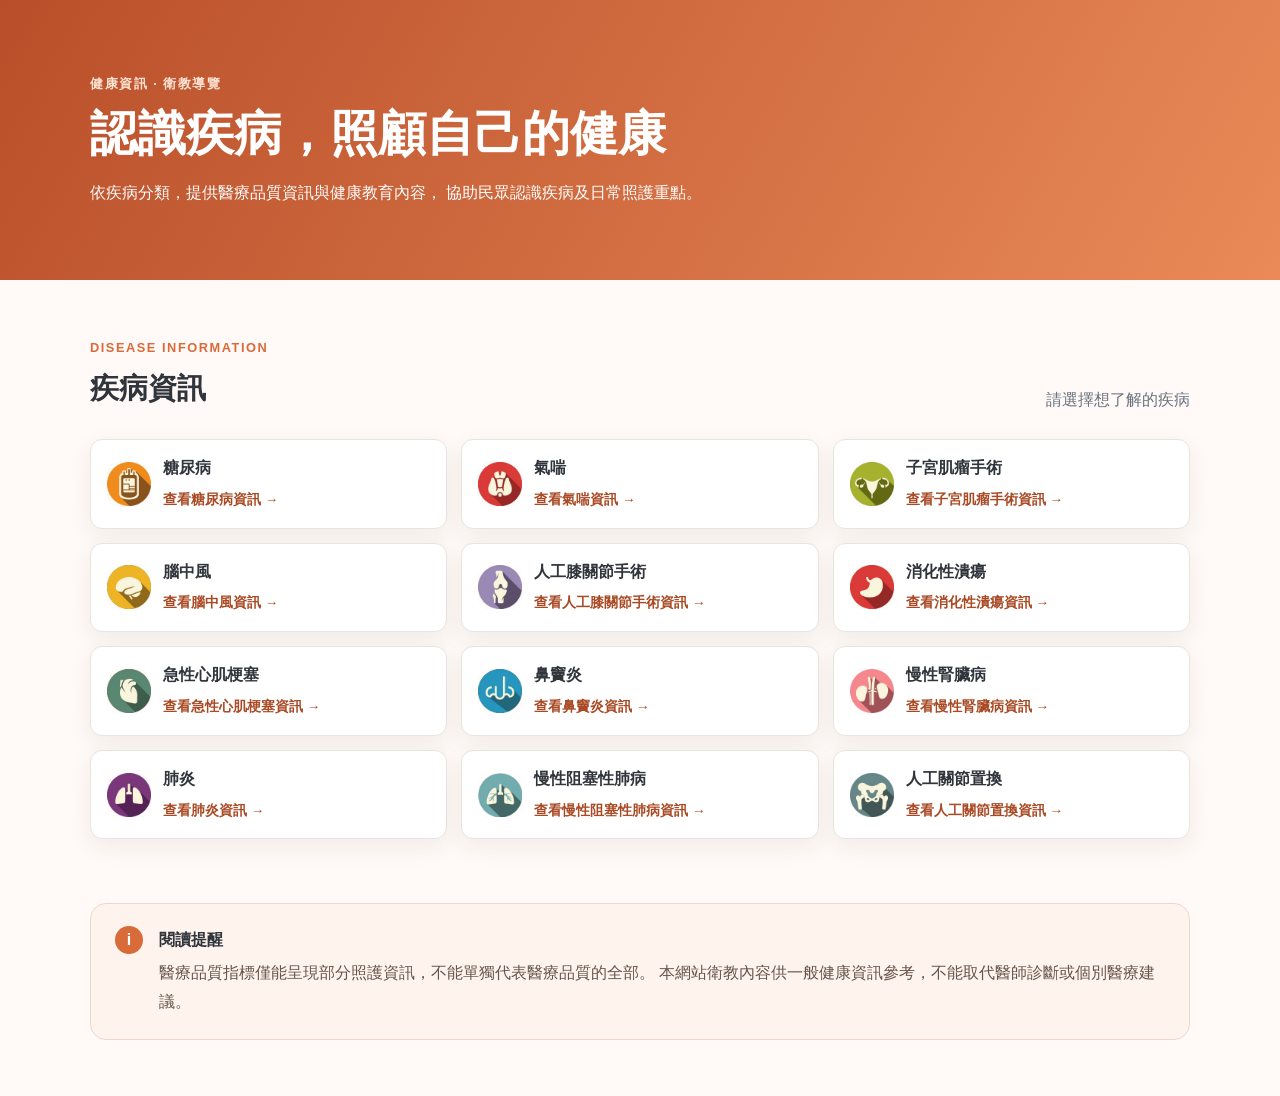
<file: index.html>
<!DOCTYPE html>
<html lang="zh-Hant">
<head>
  <meta charset="UTF-8">
  <meta name="viewport" content="width=device-width, initial-scale=1.0">
  <title>醫療品質與健康衛教資訊</title>
  <link rel="stylesheet" href="css/style.css">
</head>
<body>
  <main>
    <section class="hero">
      <div class="container">
        <p class="eyebrow">健康資訊 · 衛教導覽</p>
        <h1>認識疾病，照顧自己的健康</h1>
        <p>
          依疾病分類，提供醫療品質資訊與健康教育內容，
          協助民眾認識疾病及日常照護重點。
        </p>
      </div>
    </section>

    <section class="container section">
      <div class="section-heading">
        <div>
          <p class="eyebrow">DISEASE INFORMATION</p>
          <h2>疾病資訊</h2>
        </div>
        <p class="section-description">請選擇想了解的疾病</p>
      </div>

      <div class="disease-grid">
        <a class="disease-card" href="docs/diabetes.html">
          <div class="disease-icon" aria-hidden="true">
  		<img src="img/img1.jpg" alt="">
	  </div>
          <div class="disease-card-content">
            <h3>糖尿病</h3>
            <span class="card-link">查看糖尿病資訊 <span aria-hidden="true">→</span></span>
          </div>
        </a>

        <a class="disease-card" href="docs/asthma.html">
          <div class="disease-icon" aria-hidden="true">
  		<img src="img/img5.jpg" alt="">
	  </div>
          <div class="disease-card-content">
            <h3>氣喘</h3>
            <span class="card-link">查看氣喘資訊 <span aria-hidden="true">→</span></span>
          </div>
        </a>
        <a class="disease-card" href="docs/uterine_fibroids.html">
          <div class="disease-icon" aria-hidden="true">
  		<img src="img/img3.jpg" alt="">
	  </div>
          <div class="disease-card-content">
            <h3>子宮肌瘤手術</h3>
            <span class="card-link">查看子宮肌瘤手術資訊 <span aria-hidden="true">→</span></span>
          </div>
        </a>
        <a class="disease-card" href="docs/stroke.html">
          <div class="disease-icon" aria-hidden="true">
  		<img src="img/img8.jpg" alt="">
	  </div>
          <div class="disease-card-content">
            <h3>腦中風</h3>
            <span class="card-link">查看腦中風資訊 <span aria-hidden="true">→</span></span>
          </div>
        </a>
	<a class="disease-card" href="docs/knee-replacement.html">
          <div class="disease-icon" aria-hidden="true">
  		<img src="img/img2.jpg" alt="">
	  </div>
          <div class="disease-card-content">
            <h3>人工膝關節手術</h3>
            <span class="card-link">查看人工膝關節手術資訊 <span aria-hidden="true">→</span></span>
          </div>
	 </a>
	<a class="disease-card" href="docs/peptic-ulcer.html">
          <div class="disease-icon" aria-hidden="true">
  		<img src="img/img4.jpg" alt="">
	  </div>
          <div class="disease-card-content">
            <h3>消化性潰瘍</h3>
            <span class="card-link">查看消化性潰瘍資訊 <span aria-hidden="true">→</span></span>
          </div>
        </a>
	<a class="disease-card" href="docs/AMI.html">
          <div class="disease-icon" aria-hidden="true">
  		<img src="img/img6.jpg" alt="">
	  </div>
          <div class="disease-card-content">
            <h3>急性心肌梗塞</h3>
            <span class="card-link">查看急性心肌梗塞資訊 <span aria-hidden="true">→</span></span>
          </div>
        </a>
        <a class="disease-card" href="docs/sinusitis.html">
          <div class="disease-icon" aria-hidden="true">
  		<img src="img/img7.jpg" alt="">
	  </div>
          <div class="disease-card-content">
            <h3>鼻竇炎</h3>
            <span class="card-link">查看鼻竇炎資訊 <span aria-hidden="true">→</span></span>
          </div>
	 </a>
	 <a class="disease-card" href="docs/chronic-kidney-disease.html">
          <div class="disease-icon" aria-hidden="true">
  		<img src="img/img9.jpg" alt="">
	  </div>
          <div class="disease-card-content">
            <h3>慢性腎臟病</h3>
            <span class="card-link">查看慢性腎臟病資訊 <span aria-hidden="true">→</span></span>
          </div>
	 </a>
	 <a class="disease-card" href="docs/pneumonia.html">
          <div class="disease-icon" aria-hidden="true">
  		<img src="img/img11.jpg" alt="">
	  </div>
          <div class="disease-card-content">
            <h3>肺炎</h3>
            <span class="card-link">查看肺炎資訊 <span aria-hidden="true">→</span></span>
          </div>
	 </a>
	 <a class="disease-card" href="docs/copd.html">
          <div class="disease-icon" aria-hidden="true">
  		<img src="img/img12.jpg" alt="">
	  </div>
          <div class="disease-card-content">
            <h3>慢性阻塞性肺病</h3>
            <span class="card-link">查看慢性阻塞性肺病資訊 <span aria-hidden="true">→</span></span>
          </div>
	 </a>
	 <a class="disease-card" href="docs/hip-replacement.html">
          <div class="disease-icon" aria-hidden="true">
  		<img src="img/img10.jpg" alt="">
	  </div>
          <div class="disease-card-content">
            <h3>人工關節置換</h3>
            <span class="card-link">查看人工關節置換資訊 <span aria-hidden="true">→</span></span>
          </div>
	 </a>
      </div>
    </section>

    <section class="notice-section">
      <div class="container notice">
        <span class="notice-icon" aria-hidden="true">i</span>
        <div>
          <h2>閱讀提醒</h2>
          <p>
            醫療品質指標僅能呈現部分照護資訊，不能單獨代表醫療品質的全部。
            本網站衛教內容供一般健康資訊參考，不能取代醫師診斷或個別醫療建議。
          </p>
        </div>
      </div>
    </section>
  </main>
</body>
</html>
</file>
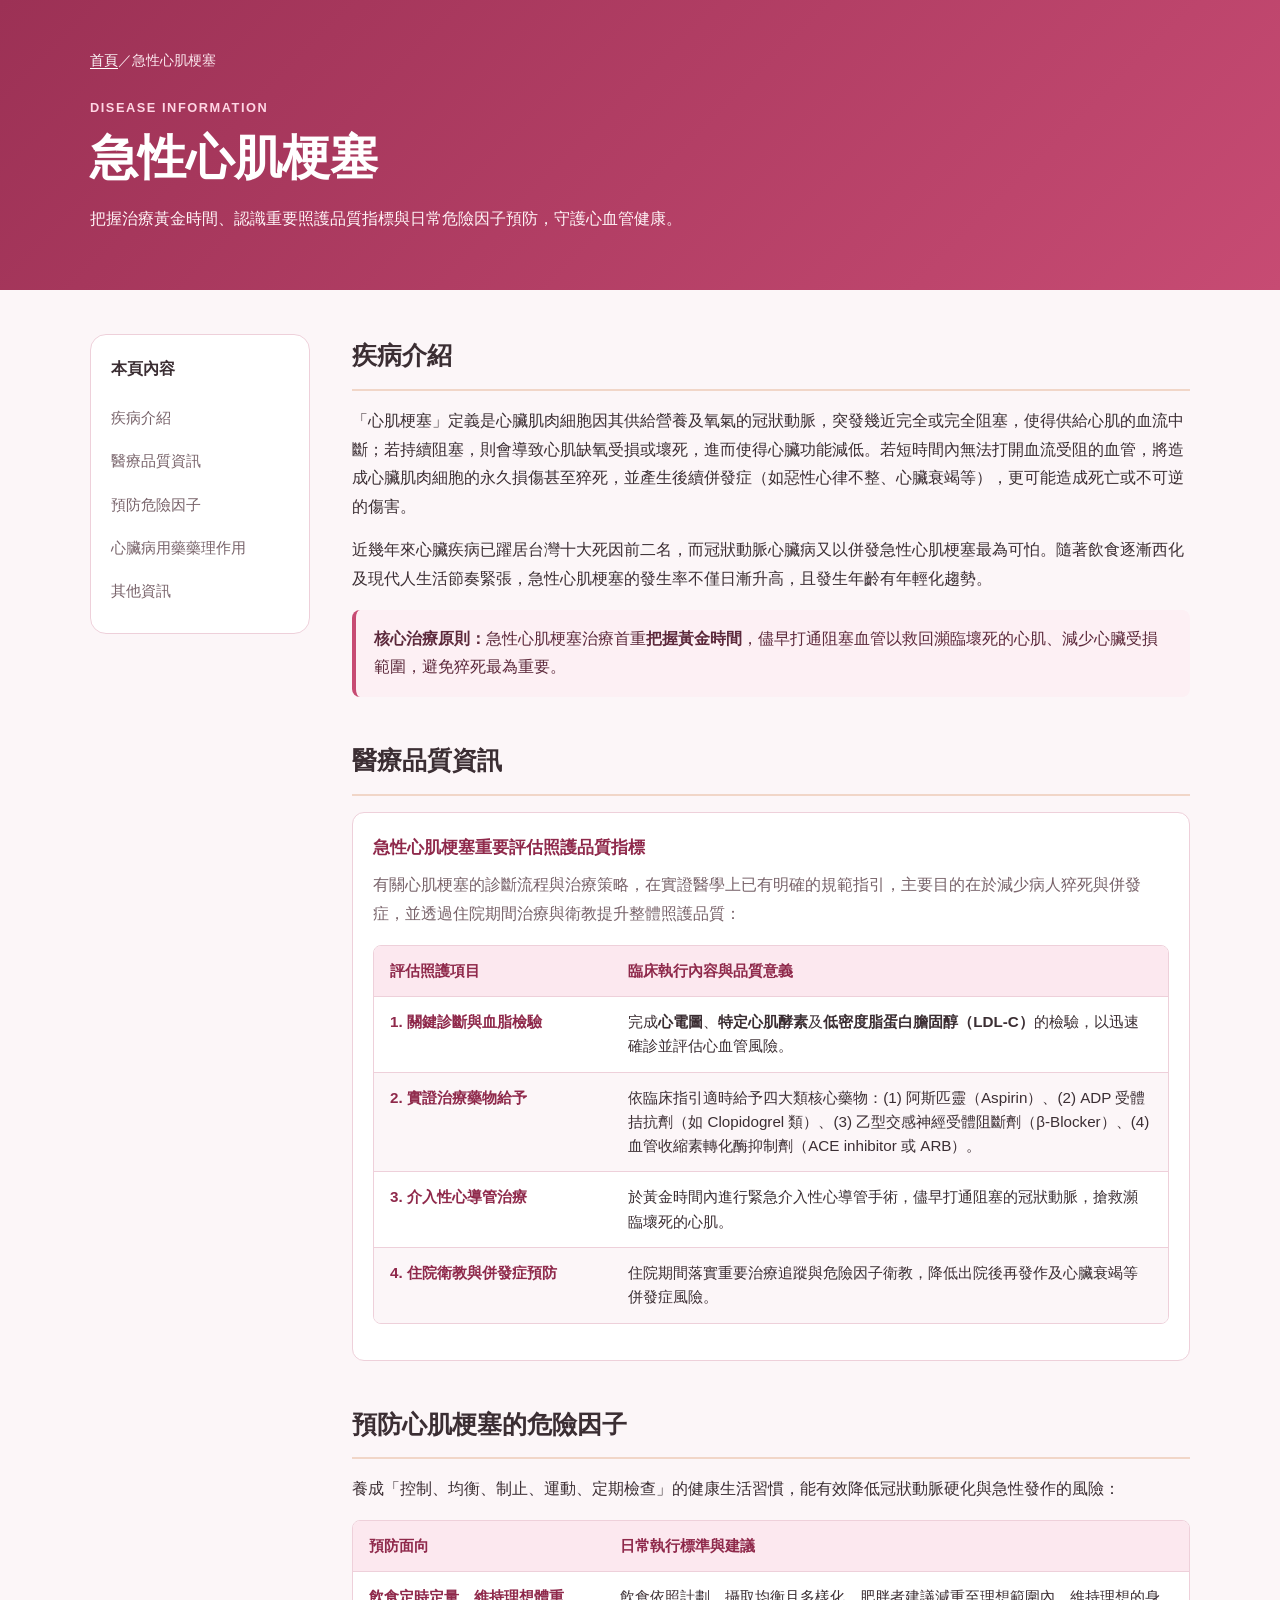
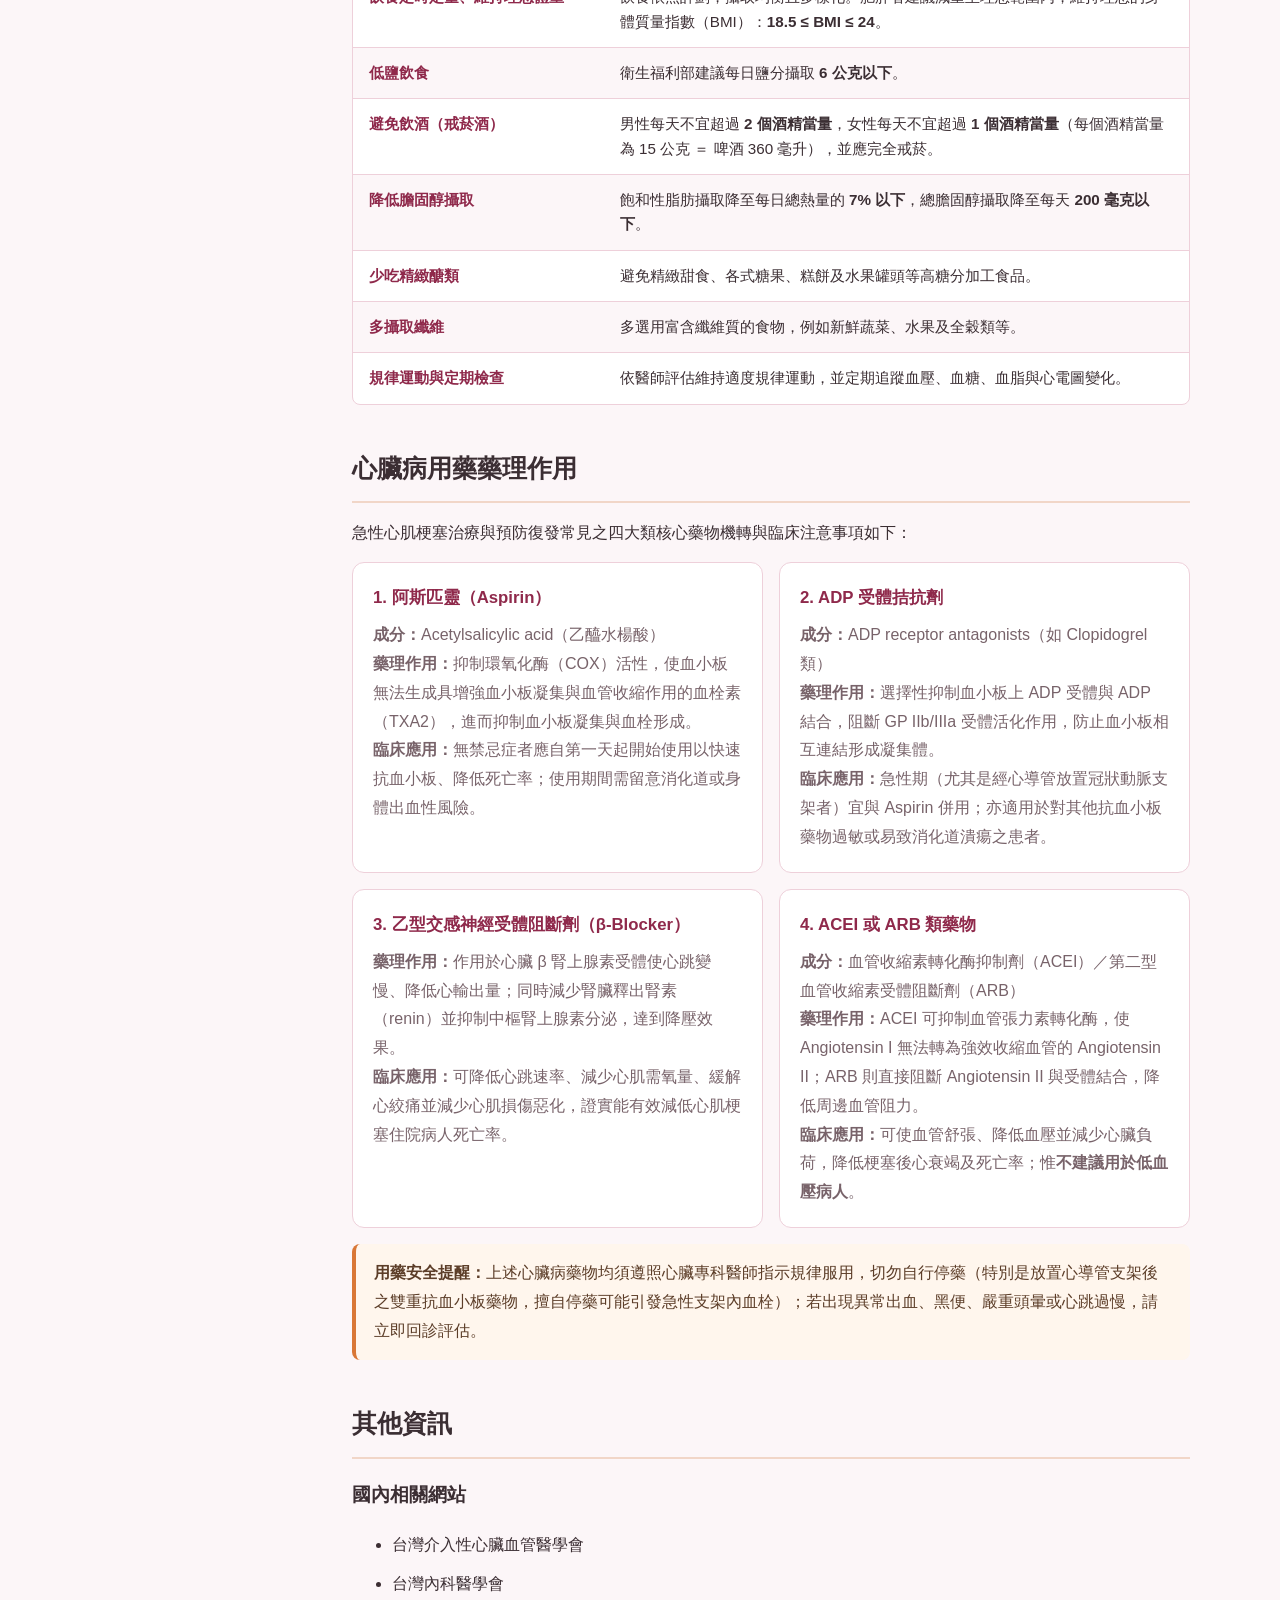
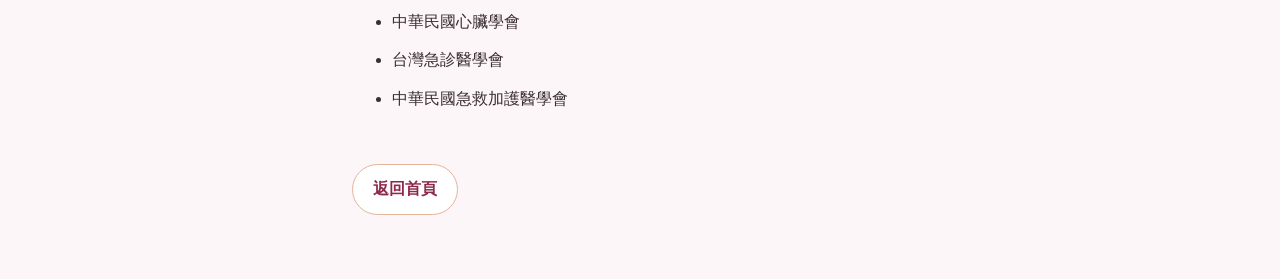
<file: docs/AMI.html>
<!DOCTYPE html>
<html lang="zh-Hant">
<head>
  <meta charset="UTF-8">
  <meta name="viewport" content="width=device-width, initial-scale=1.0">
  <meta name="description" content="認識急性心肌梗塞、黃金治療評估照護品質指標、預防危險因子與飲食控制、心臟病四大用藥藥理作用及相關醫學會衛教資訊。">
  <title>急性心肌梗塞｜醫療品質與健康衛教資訊</title>
  <link rel="stylesheet" href="../css/style.css">

  <!-- 急性心肌梗塞頁面專屬配色（深玫瑰粉色系） -->
  <style>
    :root {
      --primary: #C74B73;
      --primary-dark: #8F294B;
      --primary-light: #FCE8EF;
      --text: #3B2E33;
      --muted: #78636A;
      --border: #EED0DA;
      --background: #FCF6F8;
    }

    /* 主視覺：深粉色漸層 */
    .ami-hero {
      background: linear-gradient(135deg, #9C3155, #C74B73);
      color: #FFFFFF;
    }

    .ami-hero h1 {
      color: #FFFFFF;
    }

    .ami-hero .eyebrow {
      color: #FFD6E4;
    }

    .ami-hero .breadcrumb {
      color: #FCE8EF;
    }

    .ami-hero .breadcrumb a {
      color: #FFFFFF;
    }

    .ami-hero .container > p:not(.breadcrumb):not(.eyebrow) {
      color: #FFF4F7;
    }

    /* 側邊導覽 */
    .side-nav a:hover,
    .side-nav a:focus {
      color: #8F294B;
    }

    /* 資訊卡片與衛教卡片 */
    .info-card,
    .education-card {
      border-color: #EED0DA;
    }

    .info-card h3,
    .education-card h3 {
      color: #8F294B;
    }

    /* 黃金時間重點提醒框 */
    .ami-highlight-note {
      padding: 15px 18px;
      margin: 16px 0;
      background: #FDF0F4;
      border-left: 4px solid #C74B73;
      border-radius: 8px;
      color: #5C293B;
      line-height: 1.8;
    }

    /* 警示提醒框 */
    .warning-note {
      padding: 15px 18px;
      margin-top: 16px;
      background: #FFF6ED;
      border-left: 4px solid #D97736;
      border-radius: 8px;
      color: #5C3D28;
      line-height: 1.8;
    }

    /* 表格美化與響應式設定 */
    .table-wrapper {
      width: 100%;
      overflow-x: auto;
      margin: 16px 0;
      border: 1px solid var(--border);
      border-radius: 8px;
      background: #FFFFFF;
    }

    .table-wrapper table {
      width: 100%;
      min-width: 560px;
      border-collapse: collapse;
      text-align: left;
      font-size: 0.95rem;
    }

    .table-wrapper thead {
      background-color: var(--primary-light);
      color: var(--primary-dark);
    }

    .table-wrapper th,
    .table-wrapper td {
      padding: 13px 16px;
      border-bottom: 1px solid var(--border);
      line-height: 1.6;
      vertical-align: top;
    }

    .table-wrapper th {
      font-weight: 700;
      white-space: nowrap;
    }

    .table-wrapper th:first-child,
    .table-wrapper td:first-child {
      width: 30%;
      font-weight: 600;
      color: var(--primary-dark);
    }

    .table-wrapper tbody tr:nth-child(even) {
      background-color: var(--background);
    }

    .table-wrapper tbody tr:hover {
      background-color: #FAE3EB;
    }

    .table-wrapper tbody tr:last-child td {
      border-bottom: none;
    }

    .content-section ul li {
      line-height: 1.9;
      margin-bottom: 8px;
    }
  </style>
</head>
<body>
  <main>
    <section class="disease-hero ami-hero">
      <div class="container">
        <p class="breadcrumb"><a href="../index.html">首頁</a>／急性心肌梗塞</p>
        <p class="eyebrow">DISEASE INFORMATION</p>
        <h1>急性心肌梗塞</h1>
        <p>把握治療黃金時間、認識重要照護品質指標與日常危險因子預防，守護心血管健康。</p>
      </div>
    </section>

    <div class="container page-layout">
      <aside class="side-nav">
        <h2>本頁內容</h2>
        <a href="#overview">疾病介紹</a>
        <a href="#quality">醫療品質資訊</a>
        <a href="#prevention">預防危險因子</a>
        <a href="#medication">心臟病用藥藥理作用</a>
        <a href="#info">其他資訊</a>
      </aside>

      <div class="page-content">
        <!-- 疾病介紹 -->
        <section class="content-section" id="overview">
          <h2>疾病介紹</h2>
          <p>
            「心肌梗塞」定義是心臟肌肉細胞因其供給營養及氧氣的冠狀動脈，突發幾近完全或完全阻塞，使得供給心肌的血流中斷；若持續阻塞，則會導致心肌缺氧受損或壞死，進而使得心臟功能減低。若短時間內無法打開血流受阻的血管，將造成心臟肌肉細胞的永久損傷甚至猝死，並產生後續併發症（如惡性心律不整、心臟衰竭等），更可能造成死亡或不可逆的傷害。
          </p>
          <p>
            近幾年來心臟疾病已躍居台灣十大死因前二名，而冠狀動脈心臟病又以併發急性心肌梗塞最為可怕。隨著飲食逐漸西化及現代人生活節奏緊張，急性心肌梗塞的發生率不僅日漸升高，且發生年齡有年輕化趨勢。
          </p>
          <div class="ami-highlight-note">
            <strong>核心治療原則：</strong>急性心肌梗塞治療首重<strong>把握黃金時間</strong>，儘早打通阻塞血管以救回瀕臨壞死的心肌、減少心臟受損範圍，避免猝死最為重要。
          </div>
        </section>

        <!-- 醫療品質資訊 -->
        <section class="content-section" id="quality">
          <h2>醫療品質資訊</h2>
          <div class="info-card">
            <h3>急性心肌梗塞重要評估照護品質指標</h3>
            <p>
              有關心肌梗塞的診斷流程與治療策略，在實證醫學上已有明確的規範指引，主要目的在於減少病人猝死與併發症，並透過住院期間治療與衛教提升整體照護品質：
            </p>
            <div class="table-wrapper">
              <table>
                <thead>
                  <tr>
                    <th>評估照護項目</th>
                    <th>臨床執行內容與品質意義</th>
                  </tr>
                </thead>
                <tbody>
                  <tr>
                    <td>1. 關鍵診斷與血脂檢驗</td>
                    <td>完成<strong>心電圖</strong>、<strong>特定心肌酵素</strong>及<strong>低密度脂蛋白膽固醇（LDL-C）</strong>的檢驗，以迅速確診並評估心血管風險。</td>
                  </tr>
                  <tr>
                    <td>2. 實證治療藥物給予</td>
                    <td>依臨床指引適時給予四大類核心藥物：(1) 阿斯匹靈（Aspirin）、(2) ADP 受體拮抗劑（如 Clopidogrel 類）、(3) 乙型交感神經受體阻斷劑（β-Blocker）、(4) 血管收縮素轉化酶抑制劑（ACE inhibitor 或 ARB）。</td>
                  </tr>
                  <tr>
                    <td>3. 介入性心導管治療</td>
                    <td>於黃金時間內進行緊急介入性心導管手術，儘早打通阻塞的冠狀動脈，搶救瀕臨壞死的心肌。</td>
                  </tr>
                  <tr>
                    <td>4. 住院衛教與併發症預防</td>
                    <td>住院期間落實重要治療追蹤與危險因子衛教，降低出院後再發作及心臟衰竭等併發症風險。</td>
                  </tr>
                </tbody>
              </table>
            </div>
          </div>
        </section>

        <!-- 預防危險因子 -->
        <section class="content-section" id="prevention">
          <h2>預防心肌梗塞的危險因子</h2>
          <p>
            養成「控制、均衡、制止、運動、定期檢查」的健康生活習慣，能有效降低冠狀動脈硬化與急性發作的風險：
          </p>
          <div class="table-wrapper">
            <table>
              <thead>
                <tr>
                  <th>預防面向</th>
                  <th>日常執行標準與建議</th>
                </tr>
              </thead>
              <tbody>
                <tr>
                  <td>飲食定時定量、維持理想體重</td>
                  <td>飲食依照計劃，攝取均衡且多樣化。肥胖者建議減重至理想範圍內，維持理想的身體質量指數（BMI）：<strong>18.5 ≤ BMI ≤ 24</strong>。</td>
                </tr>
                <tr>
                  <td>低鹽飲食</td>
                  <td>衛生福利部建議每日鹽分攝取 <strong>6 公克以下</strong>。</td>
                </tr>
                <tr>
                  <td>避免飲酒（戒菸酒）</td>
                  <td>男性每天不宜超過 <strong>2 個酒精當量</strong>，女性每天不宜超過 <strong>1 個酒精當量</strong>（每個酒精當量為 15 公克 ＝ 啤酒 360 毫升），並應完全戒菸。</td>
                </tr>
                <tr>
                  <td>降低膽固醇攝取</td>
                  <td>飽和性脂肪攝取降至每日總熱量的 <strong>7% 以下</strong>，總膽固醇攝取降至每天 <strong>200 毫克以下</strong>。</td>
                </tr>
                <tr>
                  <td>少吃精緻醣類</td>
                  <td>避免精緻甜食、各式糖果、糕餅及水果罐頭等高糖分加工食品。</td>
                </tr>
                <tr>
                  <td>多攝取纖維</td>
                  <td>多選用富含纖維質的食物，例如新鮮蔬菜、水果及全穀類等。</td>
                </tr>
                <tr>
                  <td>規律運動與定期檢查</td>
                  <td>依醫師評估維持適度規律運動，並定期追蹤血壓、血糖、血脂與心電圖變化。</td>
                </tr>
              </tbody>
            </table>
          </div>
        </section>

        <!-- 心臟病用藥藥理作用 -->
        <section class="content-section" id="medication">
          <h2>心臟病用藥藥理作用</h2>
          <p>急性心肌梗塞治療與預防復發常見之四大類核心藥物機轉與臨床注意事項如下：</p>

          <div class="education-grid">
            <article class="education-card">
              <h3>1. 阿斯匹靈（Aspirin）</h3>
              <p><strong>成分：</strong>Acetylsalicylic acid（乙醯水楊酸）</p>
              <p>
                <strong>藥理作用：</strong>抑制環氧化酶（COX）活性，使血小板無法生成具增強血小板凝集與血管收縮作用的血栓素（TXA2），進而抑制血小板凝集與血栓形成。
              </p>
              <p>
                <strong>臨床應用：</strong>無禁忌症者應自第一天起開始使用以快速抗血小板、降低死亡率；使用期間需留意消化道或身體出血性風險。
              </p>
            </article>

            <article class="education-card">
              <h3>2. ADP 受體拮抗劑</h3>
              <p><strong>成分：</strong>ADP receptor antagonists（如 Clopidogrel 類）</p>
              <p>
                <strong>藥理作用：</strong>選擇性抑制血小板上 ADP 受體與 ADP 結合，阻斷 GP IIb/IIIa 受體活化作用，防止血小板相互連結形成凝集體。
              </p>
              <p>
                <strong>臨床應用：</strong>急性期（尤其是經心導管放置冠狀動脈支架者）宜與 Aspirin 併用；亦適用於對其他抗血小板藥物過敏或易致消化道潰瘍之患者。
              </p>
            </article>

            <article class="education-card">
              <h3>3. 乙型交感神經受體阻斷劑（β-Blocker）</h3>
              <p>
                <strong>藥理作用：</strong>作用於心臟 β 腎上腺素受體使心跳變慢、降低心輸出量；同時減少腎臟釋出腎素（renin）並抑制中樞腎上腺素分泌，達到降壓效果。
              </p>
              <p>
                <strong>臨床應用：</strong>可降低心跳速率、減少心肌需氧量、緩解心絞痛並減少心肌損傷惡化，證實能有效減低心肌梗塞住院病人死亡率。
              </p>
            </article>

            <article class="education-card">
              <h3>4. ACEI 或 ARB 類藥物</h3>
              <p><strong>成分：</strong>血管收縮素轉化酶抑制劑（ACEI）／第二型血管收縮素受體阻斷劑（ARB）</p>
              <p>
                <strong>藥理作用：</strong>ACEI 可抑制血管張力素轉化酶，使 Angiotensin I 無法轉為強效收縮血管的 Angiotensin II；ARB 則直接阻斷 Angiotensin II 與受體結合，降低周邊血管阻力。
              </p>
              <p>
                <strong>臨床應用：</strong>可使血管舒張、降低血壓並減少心臟負荷，降低梗塞後心衰竭及死亡率；惟<strong>不建議用於低血壓病人</strong>。
              </p>
            </article>
          </div>

          <div class="warning-note">
            <strong>用藥安全提醒：</strong>上述心臟病藥物均須遵照心臟專科醫師指示規律服用，切勿自行停藥（特別是放置心導管支架後之雙重抗血小板藥物，擅自停藥可能引發急性支架內血栓）；若出現異常出血、黑便、嚴重頭暈或心跳過慢，請立即回診評估。
          </div>
        </section>

        <!-- 其他資訊 -->
        <section class="content-section" id="info">
          <h2>其他資訊</h2>
          <h3>國內相關網站</h3>
          <ul>
            <li>
              <a href="http://www.tscimd.org.tw/" target="_blank" rel="noopener noreferrer">
                台灣介入性心臟血管醫學會
              </a>
            </li>
            <li>
              <a href="http://www.tsim.org.tw/tc/main.asp" target="_blank" rel="noopener noreferrer">
                台灣內科醫學會
              </a>
            </li>
            <li>
              <a href="http://www.tsoc.org.tw/" target="_blank" rel="noopener noreferrer">
                中華民國心臟學會
              </a>
            </li>
            <li>
              <a href="https://www.sem.org.tw/tsem/" target="_blank" rel="noopener noreferrer">
                台灣急診醫學會
              </a>
            </li>
            <li>
              <a href="https://www.seccm.org.tw/" target="_blank" rel="noopener noreferrer">
                中華民國急救加護醫學會
              </a>
            </li>
          </ul>
        </section>

        <div class="back-link">
          <a class="button button-secondary" href="../index.html">返回首頁</a>
        </div>
      </div>
    </div>
  </main>
</body>
</html>
</file>
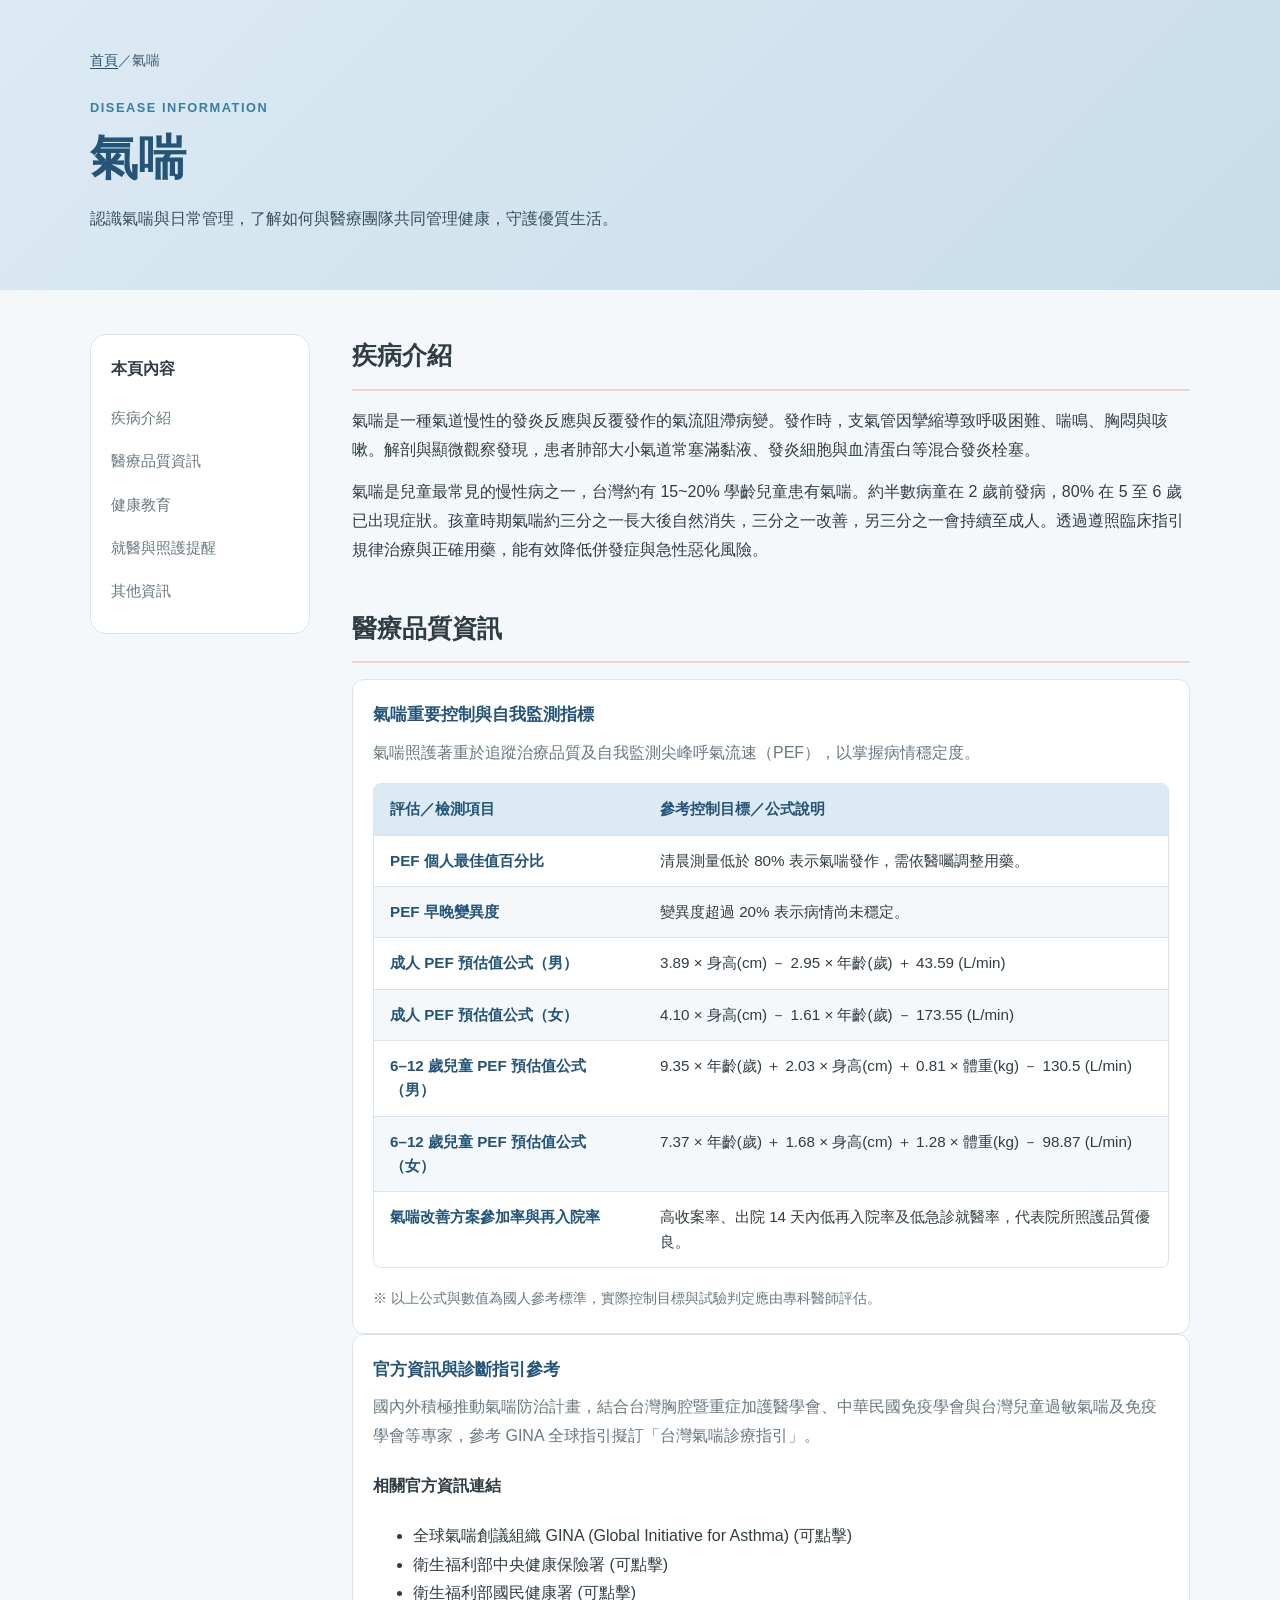
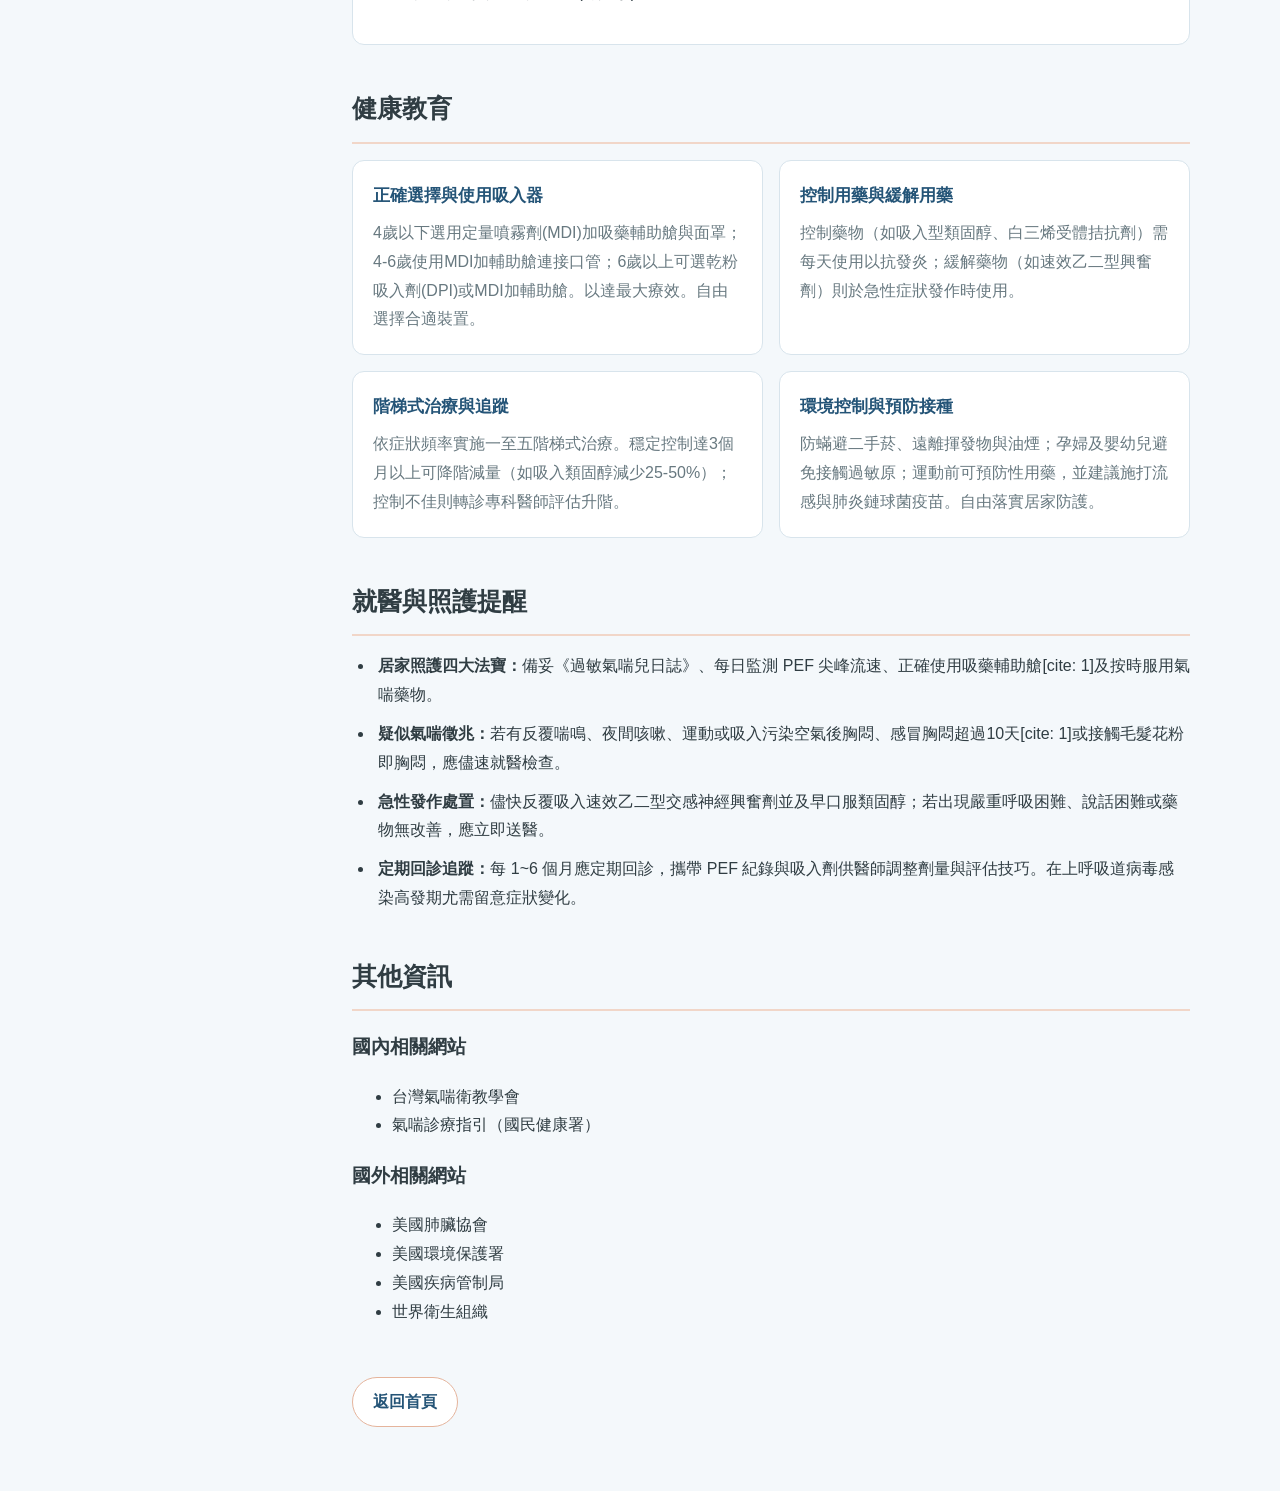
<file: docs/asthma.html>
<!DOCTYPE html>
<html lang="zh-Hant">
<head>
  <meta charset="UTF-8">
  <meta name="viewport" content="width=device-width, initial-scale=1.0">
  <meta name="description" content="認識氣喘、醫療品質指標、尖峰呼氣流速(PEF)監測、階梯式用藥、不同年齡吸入器選擇及日常居家照護預防，提供民眾實用的健康衛教資訊。">
  <title>氣喘｜醫療品質與健康衛教資訊</title>
  <link rel="stylesheet" href="../css/style.css">
  
<!-- 氣喘頁面專屬配色 -->
<style>
  :root {
    --primary: #397FA3;
    --primary-dark: #245477;
    --primary-light: #DCEAF3;
    --text: #303D43;
    --muted: #687980;
    --border: #D8E4EC;
    --background: #F4F8FB;
  }

  /* 主視覺 */
  .asthma-hero {
    background: linear-gradient(135deg, #DCEAF3, #C8DDEA);
  }

  .asthma-hero h1 {
    color: #245477;
  }

  .asthma-hero .eyebrow {
    color: #397FA3;
  }

  .asthma-hero .breadcrumb {
    color: #405C70;
  }

  .asthma-hero .breadcrumb a {
    color: #245477;
  }

  .asthma-hero .container > p:not(.breadcrumb):not(.eyebrow) {
    color: #354F62;
  }

  /* 側邊導覽 */
  .side-nav a:hover,
  .side-nav a:focus {
    color: #245477;
  }

  /* 資訊卡片 */
  .info-card,
  .education-card {
    border-color: #D8E4EC;
  }

  .info-card h3,
  .education-card h3 {
    color: #245477;
  }

  /* 一般提醒 */
  .asthma-note {
    padding: 15px 18px;
    margin-top: 18px;
    background: #E4EFF7;
    border-left: 4px solid #397FA3;
    border-radius: 8px;
    color: #354F62;
    line-height: 1.8;
  }

  /* 警告提醒 */
  .warning-note {
    padding: 15px 18px;
    margin-top: 16px;
    background: #FFF4ED;
    border-left: 4px solid #DF9465;
    border-radius: 8px;
    line-height: 1.8;
  }

 /* 表格美化與響應式設定 */
  .table-wrapper {
    width: 100%;
    overflow-x: auto;
    margin: 16px 0;
    border: 1px solid var(--border);
    border-radius: 8px;
    background: #FFFFFF;
  }

  .table-wrapper table {
    width: 100%;
    min-width: 560px;
    border-collapse: collapse;
    text-align: left;
    font-size: 0.95rem;
  }

  .table-wrapper thead {
    background-color: var(--primary-light);
    color: var(--primary-dark);
  }

  .table-wrapper th,
  .table-wrapper td {
    padding: 13px 16px;
    border-bottom: 1px solid var(--border);
    line-height: 1.6;
    vertical-align: top;
  }

  .table-wrapper th {
    font-weight: 700;
    white-space: nowrap;
  }

  /* 欄寬比例設定：左側項目固定比例，右側說明留較寬空間 */
  .table-wrapper th:first-child,
  .table-wrapper td:first-child {
    width: 34%;
    font-weight: 600;
    color: var(--primary-dark);
  }

  /* 斑馬紋與滑鼠懸停效果，提升閱讀辨識度 */
  .table-wrapper tbody tr:nth-child(even) {
    background-color: var(--background);
  }

  .table-wrapper tbody tr:hover {
    background-color: #EDF5FA;
  }

  /* 移除最後一列底線，避免與外框重疊 */
  .table-wrapper tbody tr:last-child td {
    border-bottom: none;
  }
  </style>
</head>
<body>
  <main>
    <section class="disease-hero asthma-hero">
      <div class="container">
        <p class="breadcrumb"><a href="../index.html">首頁</a>／氣喘</p>
        <p class="eyebrow">DISEASE INFORMATION</p>
        <h1>氣喘</h1>
        <p>認識氣喘與日常管理，了解如何與醫療團隊共同管理健康，守護優質生活。</p>
      </div>
    </section>

    <div class="container page-layout">
      <aside class="side-nav">
        <h2>本頁內容</h2>
        <a href="#overview">疾病介紹</a>
        <a href="#quality">醫療品質資訊</a>
        <a href="#education">健康教育</a>
        <a href="#visit">就醫與照護提醒</a>
	<a href="#info">其他資訊</a>
      </aside>

      <div class="page-content">
        <section class="content-section" id="overview">
          <h2>疾病介紹</h2>
          <p>
            氣喘是一種氣道慢性的發炎反應與反覆發作的氣流阻滯病變。發作時，支氣管因攣縮導致呼吸困難、喘鳴、胸悶與咳嗽。解剖與顯微觀察發現，患者肺部大小氣道常塞滿黏液、發炎細胞與血清蛋白等混合發炎栓塞。
          </p>
          <p>
            氣喘是兒童最常見的慢性病之一，台灣約有 15~20% 學齡兒童患有氣喘。約半數病童在 2 歲前發病，80% 在 5 至 6 歲已出現症狀。孩童時期氣喘約三分之一長大後自然消失，三分之一改善，另三分之一會持續至成人。透過遵照臨床指引規律治療與正確用藥，能有效降低併發症與急性惡化風險。
          </p>
        </section>

        <section class="content-section" id="quality">
          <h2>醫療品質資訊</h2>
          
          <div class="info-card">
            <h3>氣喘重要控制與自我監測指標</h3>
            <p>
              氣喘照護著重於追蹤治療品質及自我監測尖峰呼氣流速（PEF），以掌握病情穩定度。
            </p>
            <div class="table-wrapper">
              <table>
                <thead>
                  <tr>
                    <th>評估／檢測項目</th>
                    <th>參考控制目標／公式說明</th>
                  </tr>
                </thead>
                <tbody>
                  <tr>
                    <td>PEF 個人最佳值百分比</td>
                    <td>清晨測量低於 80% 表示氣喘發作，需依醫囑調整用藥。</td>
                  </tr>
                  <tr>
                    <td>PEF 早晚變異度</td>
                    <td>變異度超過 20% 表示病情尚未穩定。</td>
                  </tr>
                  <tr>
                    <td>成人 PEF 預估值公式（男）</td>
                    <td>3.89 × 身高(cm) － 2.95 × 年齡(歲) ＋ 43.59 (L/min)</td>
                  </tr>
                  <tr>
                    <td>成人 PEF 預估值公式（女）</td>
                    <td>4.10 × 身高(cm) － 1.61 × 年齡(歲) － 173.55 (L/min)</td>
                  </tr>
                  <tr>
                    <td>6–12 歲兒童 PEF 預估值公式（男）</td>
                    <td>9.35 × 年齡(歲) ＋ 2.03 × 身高(cm) ＋ 0.81 × 體重(kg) － 130.5 (L/min)</td>
                  </tr>
                  <tr>
                    <td>6–12 歲兒童 PEF 預估值公式（女）</td>
                    <td>7.37 × 年齡(歲) ＋ 1.68 × 身高(cm) ＋ 1.28 × 體重(kg) － 98.87 (L/min)</td>
                  </tr>
                  <tr>
                    <td>氣喘改善方案參加率與再入院率</td>
                    <td>高收案率、出院 14 天內低再入院率及低急診就醫率，代表院所照護品質優良。</td>
                  </tr>
                </tbody>
              </table>
            </div>

            <p class="placeholder-note">
              ※ 以上公式與數值為國人參考標準，實際控制目標與試驗判定應由專科醫師評估。
            </p>
          </div>

          <div class="info-card">
            <h3>官方資訊與診斷指引參考</h3>
            <p>
              國內外積極推動氣喘防治計畫，結合台灣胸腔暨重症加護醫學會、中華民國免疫學會與台灣兒童過敏氣喘及免疫學會等專家，參考 GINA 全球指引擬訂「台灣氣喘診療指引」。
            </p>
            <h4>相關官方資訊連結</h4>
            <ul>
              <li>
                <a href="https://ginasthma.org/" target="_blank" rel="noopener noreferrer">
                  全球氣喘創議組織 GINA (Global Initiative for Asthma) (可點擊)
                </a>
              </li>
              <li>
                <a href="https://www.nhi.gov.tw/" target="_blank" rel="noopener noreferrer">
                  衛生福利部中央健康保險署 (可點擊)
                </a>
              </li>
              <li>
                <a href="https://www.hpa.gov.tw/" target="_blank" rel="noopener noreferrer">
                  衛生福利部國民健康署 (可點擊)
                </a>
              </li>
            </ul>
          </div>
        </section>

        <section class="content-section" id="education">
          <h2>健康教育</h2>
          <div class="education-grid">
            <article class="education-card">
              <h3>正確選擇與使用吸入器</h3>
              <p>4歲以下選用定量噴霧劑(MDI)加吸藥輔助艙與面罩；4-6歲使用MDI加輔助艙連接口管；6歲以上可選乾粉吸入劑(DPI)或MDI加輔助艙。以達最大療效。自由選擇合適裝置。</p>
            </article>
            <article class="education-card">
              <h3>控制用藥與緩解用藥</h3>
              <p>控制藥物（如吸入型類固醇、白三烯受體拮抗劑）需每天使用以抗發炎；緩解藥物（如速效乙二型興奮劑）則於急性症狀發作時使用。</p>
            </article>
            <article class="education-card">
              <h3>階梯式治療與追蹤</h3>
              <p>依症狀頻率實施一至五階梯式治療。穩定控制達3個月以上可降階減量（如吸入類固醇減少25-50%）；控制不佳則轉診專科醫師評估升階。</p>
            </article>
            <article class="education-card">
              <h3>環境控制與預防接種</h3>
              <p>防蟎避二手菸、遠離揮發物與油煙；孕婦及嬰幼兒避免接觸過敏原；運動前可預防性用藥，並建議施打流感與肺炎鏈球菌疫苗。自由落實居家防護。</p>
            </article>
          </div>
        </section>

        <section class="content-section" id="visit">
          <h2>就醫與照護提醒</h2>
          <ul class="check-list">
            <li><b>居家照護四大法寶：</b>備妥《過敏氣喘兒日誌》、每日監測 PEF 尖峰流速、正確使用吸藥輔助艙[cite: 1]及按時服用氣喘藥物。</li>
            <li><b>疑似氣喘徵兆：</b>若有反覆喘鳴、夜間咳嗽、運動或吸入污染空氣後胸悶、感冒胸悶超過10天[cite: 1]或接觸毛髮花粉即胸悶，應儘速就醫檢查。</li>
            <li><b>急性發作處置：</b>儘快反覆吸入速效乙二型交感神經興奮劑並及早口服類固醇；若出現嚴重呼吸困難、說話困難或藥物無改善，應立即送醫。</li>
            <li><b>定期回診追蹤：</b>每 1~6 個月應定期回診，攜帶 PEF 紀錄與吸入劑供醫師調整劑量與評估技巧。在上呼吸道病毒感染高發期尤需留意症狀變化。</li>
          </ul>
        </section>
	<section class="content-section" id="info">
  <h2>其他資訊</h2>
  <h3>國內相關網站</h3>
  <ul>
    <li>
      <a href="https://www.asthma-edu.org.tw/" target="_blank" rel="noopener noreferrer">
        台灣氣喘衛教學會
      </a>
    </li>
    <li>
      <a href="https://www.hpa.gov.tw/Pages/List.aspx?nodeid=215" target="_blank" rel="noopener noreferrer">
        氣喘診療指引（國民健康署）
      </a>
    </li>
  </ul>

  <h3>國外相關網站</h3>
  <ul>
    <li>
      <a href="https://www.lung.org/lung-health-diseases/lung-disease-lookup/asthma" target="_blank" rel="noopener noreferrer">
        美國肺臟協會
      </a>
    </li>
    <li>
      <a href="https://www.epa.gov/asthma" target="_blank" rel="noopener noreferrer">
        美國環境保護署
      </a>
    </li>
    <li>
      <a href="https://www.cdc.gov/ASTHMA/" target="_blank" rel="noopener noreferrer">
        美國疾病管制局
      </a>
    </li>
    <li>
      <a href="https://www.who.int/news-room/questions-and-answers/item/asthma" target="_blank" rel="noopener noreferrer">
        世界衛生組織
      </a>
    </li>
  </ul>
</section>
        <div class="back-link">
          <a class="button button-secondary" href="../index.html">返回首頁</a>
        </div>
      </div>
    </div>
  </main>


</body>
</html>
</file>
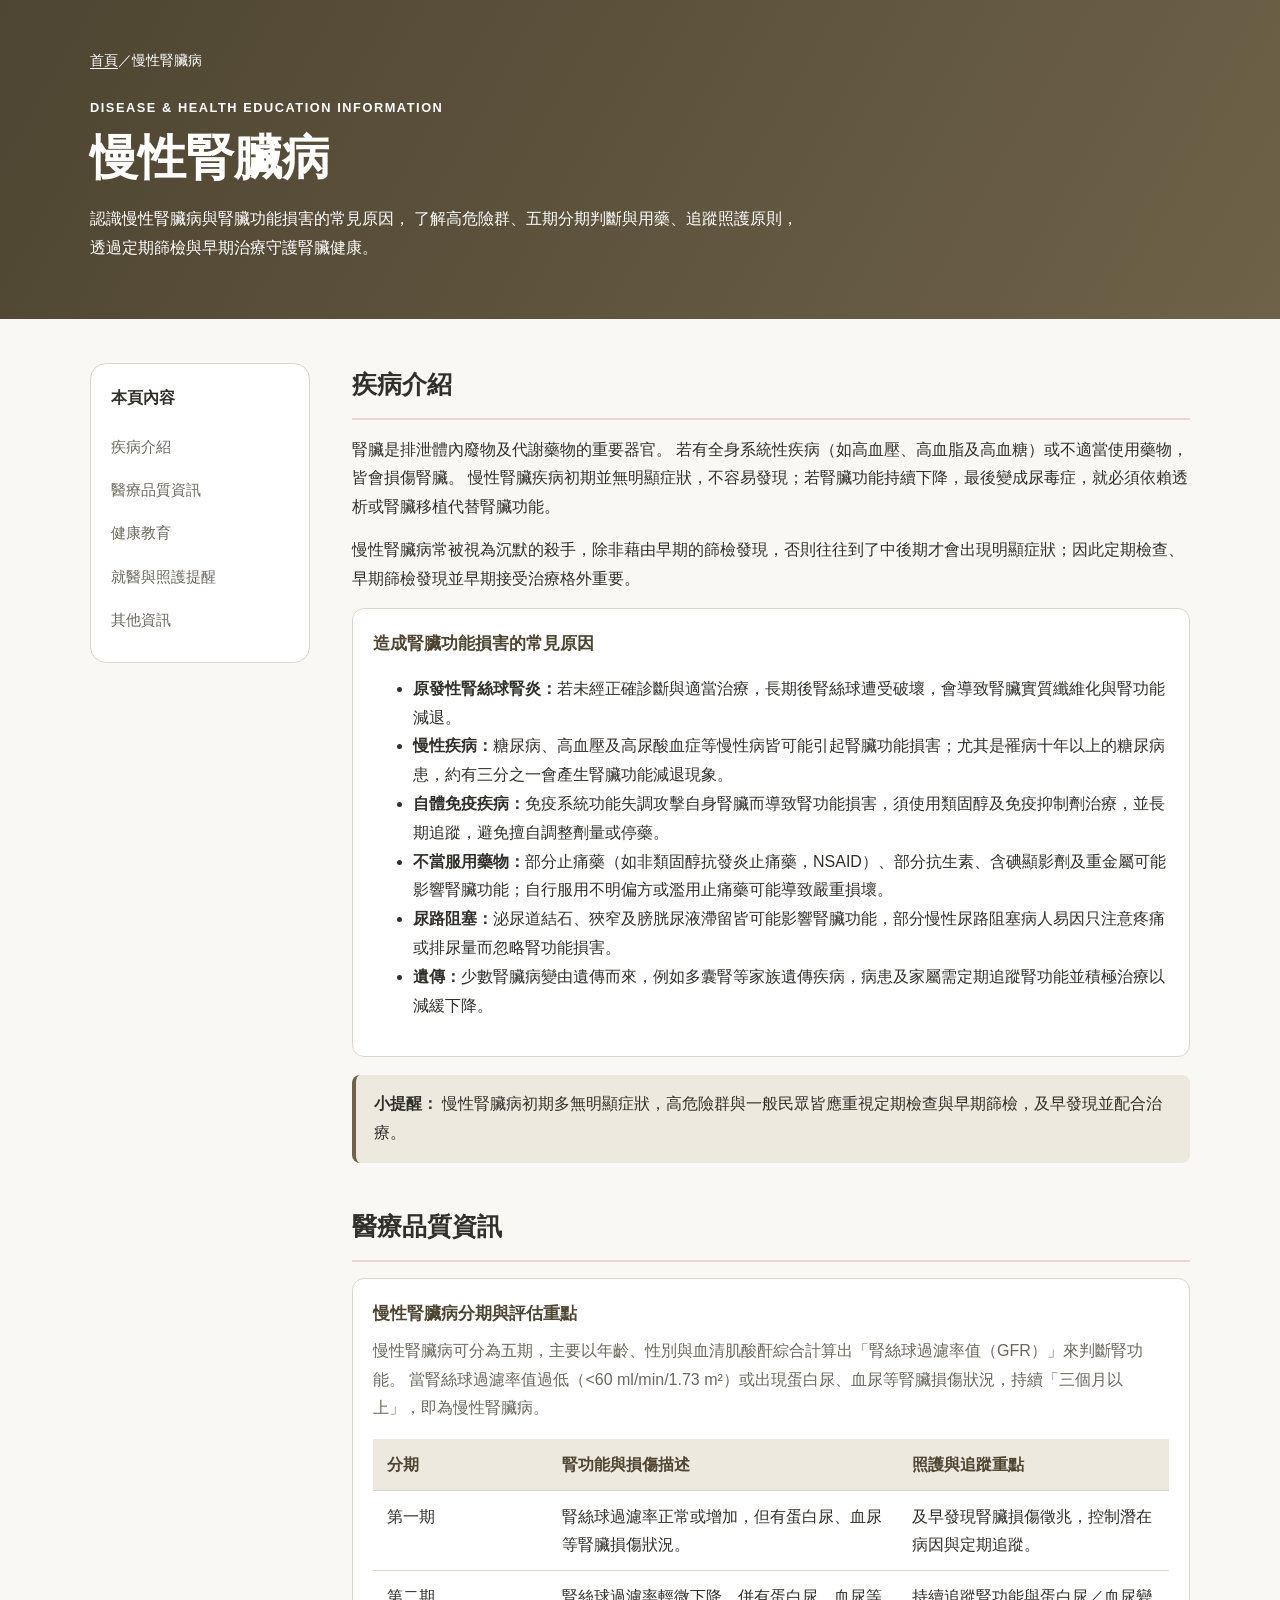
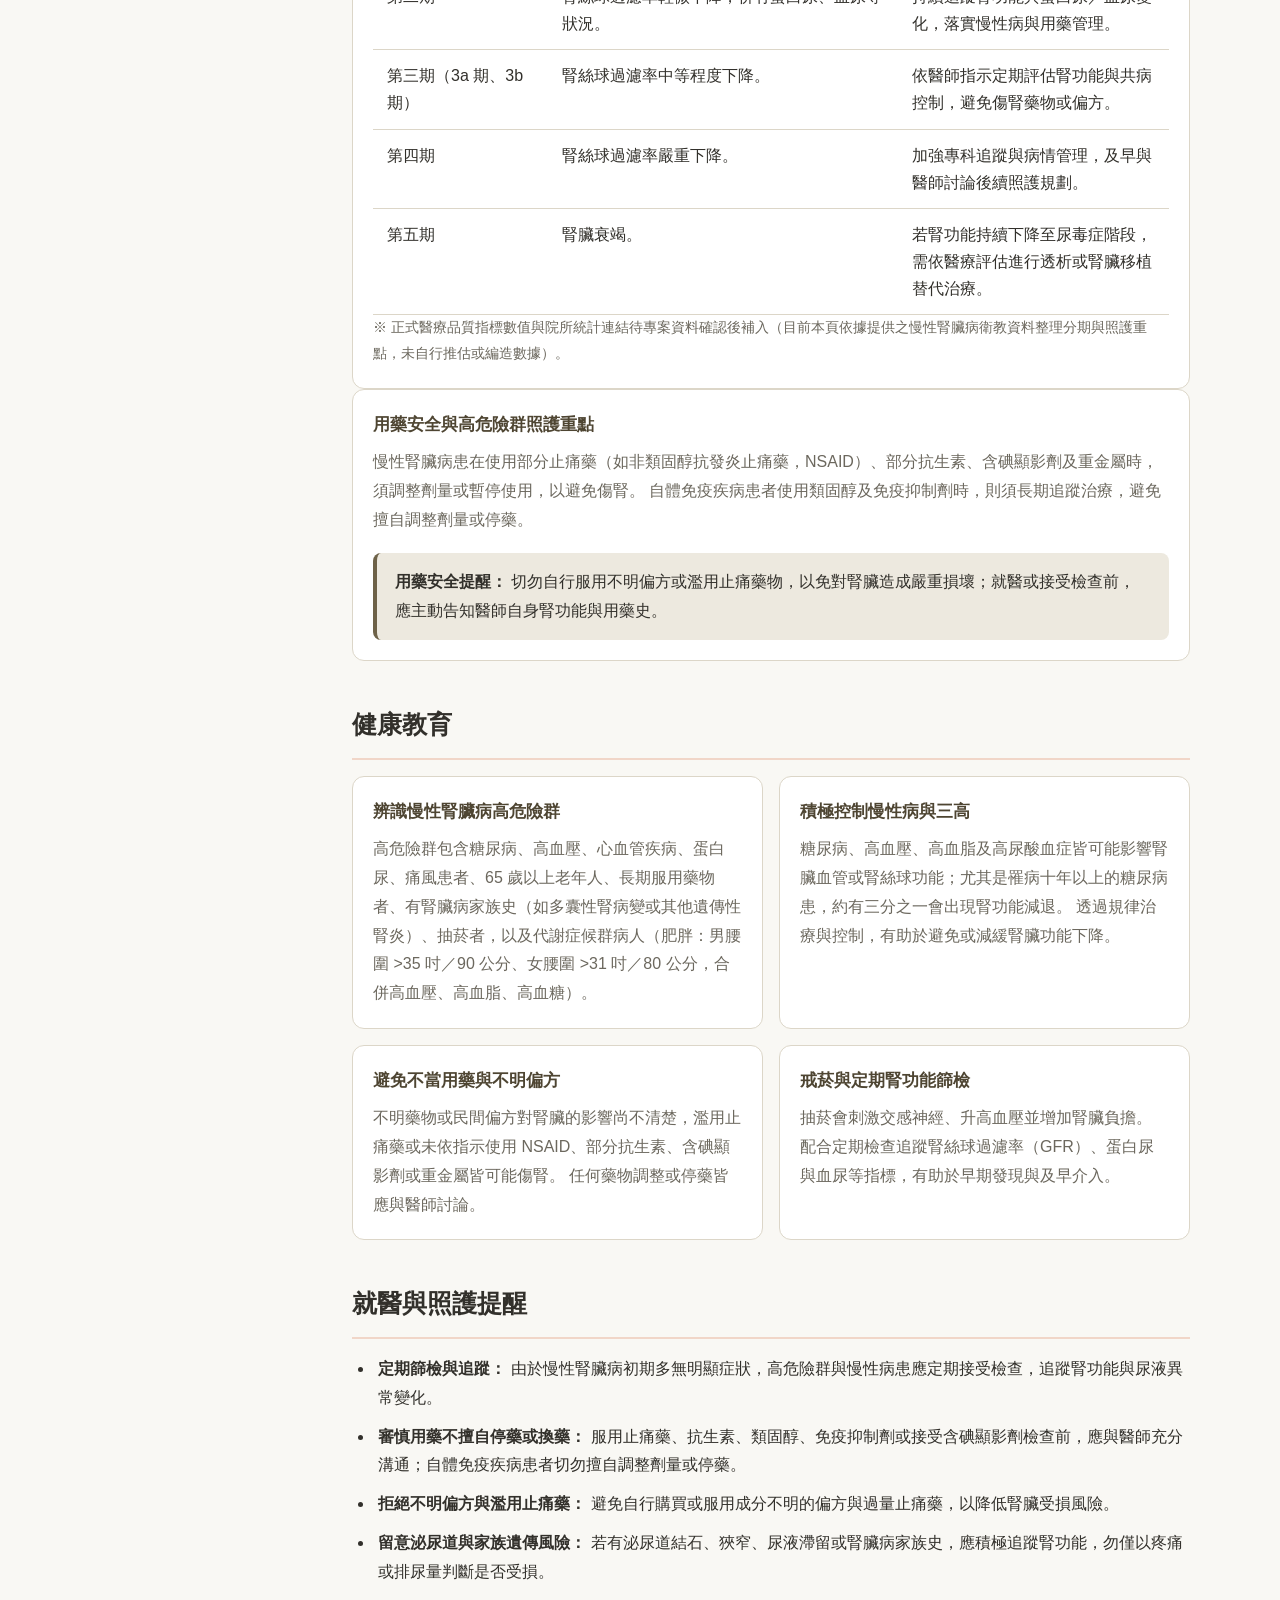
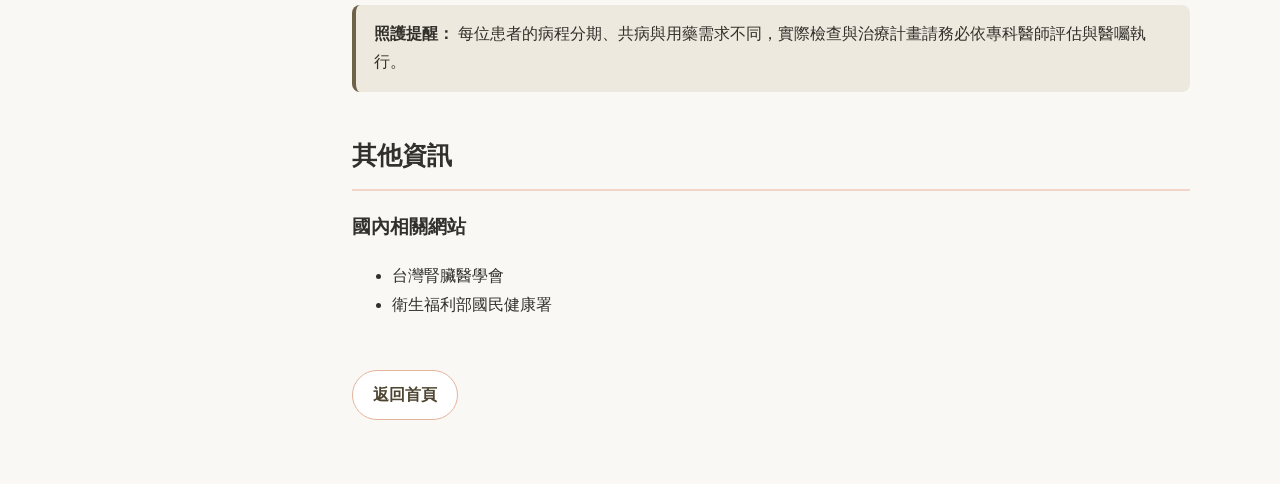
<file: docs/chronic-kidney-disease.html>
<!DOCTYPE html>
<html lang="zh-Hant">
<head>
  <meta charset="UTF-8">
  <meta name="viewport" content="width=device-width, initial-scale=1.0">
  <meta name="description" content="認識慢性腎臟病、腎臟功能損害原因、十大高危險群、五期分期說明、用藥與追蹤照護提醒及相關衛教資訊。">
  <title>慢性腎臟病｜醫療品質與健康衛教資訊</title>
  <link rel="stylesheet" href="../css/style.css">

  <!-- 慢性腎臟病頁面專屬純粹大地色系（無粉感摩卡橄欖棕） -->
  <style>
    :root {
      --primary: #6E6248;
      --primary-dark: #4E4532;
      --primary-light: #EDE9DF;
      --text: #32302B;
      --muted: #6C685E;
      --border: #DCD6C8;
      --background: #F9F8F4;
    }

    /* 主視覺 */
    .ckd-hero {
      background: linear-gradient(120deg, #4E4532, #6E6248);
      color: #ffffff;
    }

    .ckd-hero h1 {
      color: #ffffff;
    }

    .ckd-hero .eyebrow {
      color: #EDE9DF;
    }

    .ckd-hero .breadcrumb,
    .ckd-hero .breadcrumb a {
      color: #ffffff;
    }

    .ckd-hero .container > p {
      color: #ffffff;
    }

    /* 資訊卡片 */
    .info-card,
    .education-card {
      border-color: #DCD6C8;
    }

    .info-card h3,
    .education-card h3 {
      color: #4E4532;
    }

    /* 側邊導覽 */
    .side-nav a:hover,
    .side-nav a:focus {
      color: #4E4532;
    }

    /* 一般提醒（統一大地色系） */
    .ckd-note {
      padding: 15px 18px;
      margin-top: 18px;
      background: #EDE9DF;
      border-left: 4px solid #6E6248;
      border-radius: 8px;
      color: #32302B;
      line-height: 1.8;
    }

    /* 表格檢查與修正 */
    .table-wrapper {
      width: 100%;
      overflow-x: auto;
      -webkit-overflow-scrolling: touch;
      margin-top: 16px;
    }

    .table-wrapper table {
      min-width: 560px;
      width: 100%;
      border-collapse: collapse;
      table-layout: fixed;
      box-sizing: border-box;
    }

    .table-wrapper th,
    .table-wrapper td {
      padding: 12px 14px;
      text-align: left;
      vertical-align: top;
      border-bottom: 1px solid #DCD6C8;
      word-wrap: break-word;
      overflow-wrap: break-word;
      word-break: break-word;
      box-sizing: border-box;
      line-height: 1.7;
    }

    .table-wrapper th {
      background: #EDE9DF;
      color: #4E4532;
      font-weight: 700;
    }

    .table-wrapper th:nth-child(1),
    .table-wrapper td:nth-child(1) {
      width: 22%;
    }

    .table-wrapper th:nth-child(2),
    .table-wrapper td:nth-child(2) {
      width: 44%;
    }

    .table-wrapper th:nth-child(3),
    .table-wrapper td:nth-child(3) {
      width: 34%;
    }
  </style>
</head>

<body>

  <main>

    <!-- 主視覺 -->
    <section class="disease-hero ckd-hero">
      <div class="container">
        <p class="breadcrumb">
          <a href="../index.html">首頁</a>／慢性腎臟病
        </p>

        <p class="eyebrow">DISEASE &amp; HEALTH EDUCATION INFORMATION</p>

        <h1>慢性腎臟病</h1>

        <p>
          認識慢性腎臟病與腎臟功能損害的常見原因，
          了解高危險群、五期分期判斷與用藥、追蹤照護原則，
          透過定期篩檢與早期治療守護腎臟健康。
        </p>
      </div>
    </section>

    <div class="container page-layout">

      <!-- 側邊目錄 -->
      <aside class="side-nav">
        <h2>本頁內容</h2>
        <a href="#overview">疾病介紹</a>
        <a href="#quality">醫療品質資訊</a>
        <a href="#education">健康教育</a>
        <a href="#visit">就醫與照護提醒</a>
        <a href="#info">其他資訊</a>
      </aside>

      <div class="page-content">

        <!-- 一、疾病介紹 -->
        <section class="content-section" id="overview">

          <h2>疾病介紹</h2>

          <p>
            腎臟是排泄體內廢物及代謝藥物的重要器官。
            若有全身系統性疾病（如高血壓、高血脂及高血糖）或不適當使用藥物，皆會損傷腎臟。
            慢性腎臟疾病初期並無明顯症狀，不容易發現；若腎臟功能持續下降，最後變成尿毒症，就必須依賴透析或腎臟移植代替腎臟功能。
          </p>

          <p>
            慢性腎臟病常被視為沉默的殺手，除非藉由早期的篩檢發現，否則往往到了中後期才會出現明顯症狀；因此定期檢查、早期篩檢發現並早期接受治療格外重要。
          </p>

          <div class="info-card">
            <h3>造成腎臟功能損害的常見原因</h3>

            <ul>
              <li><strong>原發性腎絲球腎炎：</strong>若未經正確診斷與適當治療，長期後腎絲球遭受破壞，會導致腎臟實質纖維化與腎功能減退。</li>
              <li><strong>慢性疾病：</strong>糖尿病、高血壓及高尿酸血症等慢性病皆可能引起腎臟功能損害；尤其是罹病十年以上的糖尿病患，約有三分之一會產生腎臟功能減退現象。</li>
              <li><strong>自體免疫疾病：</strong>免疫系統功能失調攻擊自身腎臟而導致腎功能損害，須使用類固醇及免疫抑制劑治療，並長期追蹤，避免擅自調整劑量或停藥。</li>
              <li><strong>不當服用藥物：</strong>部分止痛藥（如非類固醇抗發炎止痛藥，NSAID）、部分抗生素、含碘顯影劑及重金屬可能影響腎臟功能；自行服用不明偏方或濫用止痛藥可能導致嚴重損壞。</li>
              <li><strong>尿路阻塞：</strong>泌尿道結石、狹窄及膀胱尿液滯留皆可能影響腎臟功能，部分慢性尿路阻塞病人易因只注意疼痛或排尿量而忽略腎功能損害。</li>
              <li><strong>遺傳：</strong>少數腎臟病變由遺傳而來，例如多囊腎等家族遺傳疾病，病患及家屬需定期追蹤腎功能並積極治療以減緩下降。</li>
            </ul>
          </div>

          <div class="ckd-note">
            <strong>小提醒：</strong>
            慢性腎臟病初期多無明顯症狀，高危險群與一般民眾皆應重視定期檢查與早期篩檢，及早發現並配合治療。
          </div>

        </section>

        <!-- 二、醫療品質資訊 -->
        <section class="content-section" id="quality">

          <h2>醫療品質資訊</h2>

          <div class="info-card">

            <h3>慢性腎臟病分期與評估重點</h3>

            <p>
              慢性腎臟病可分為五期，主要以年齡、性別與血清肌酸酐綜合計算出「腎絲球過濾率值（GFR）」來判斷腎功能。
              當腎絲球過濾率值過低（&lt;60 ml/min/1.73 m²）或出現蛋白尿、血尿等腎臟損傷狀況，持續「三個月以上」，即為慢性腎臟病。
            </p>

            <div class="table-wrapper">
              <table>
                <thead>
                  <tr>
                    <th>分期</th>
                    <th>腎功能與損傷描述</th>
                    <th>照護與追蹤重點</th>
                  </tr>
                </thead>

                <tbody>
                  <tr>
                    <td>第一期</td>
                    <td>腎絲球過濾率正常或增加，但有蛋白尿、血尿等腎臟損傷狀況。</td>
                    <td>及早發現腎臟損傷徵兆，控制潛在病因與定期追蹤。</td>
                  </tr>

                  <tr>
                    <td>第二期</td>
                    <td>腎絲球過濾率輕微下降，併有蛋白尿、血尿等狀況。</td>
                    <td>持續追蹤腎功能與蛋白尿／血尿變化，落實慢性病與用藥管理。</td>
                  </tr>

                  <tr>
                    <td>第三期（3a 期、3b 期）</td>
                    <td>腎絲球過濾率中等程度下降。</td>
                    <td>依醫師指示定期評估腎功能與共病控制，避免傷腎藥物或偏方。</td>
                  </tr>

                  <tr>
                    <td>第四期</td>
                    <td>腎絲球過濾率嚴重下降。</td>
                    <td>加強專科追蹤與病情管理，及早與醫師討論後續照護規劃。</td>
                  </tr>

                  <tr>
                    <td>第五期</td>
                    <td>腎臟衰竭。</td>
                    <td>若腎功能持續下降至尿毒症階段，需依醫療評估進行透析或腎臟移植替代治療。</td>
                  </tr>
                </tbody>
              </table>
            </div>

            <p class="placeholder-note">
              ※ 正式醫療品質指標數值與院所統計連結待專案資料確認後補入（目前本頁依據提供之慢性腎臟病衛教資料整理分期與照護重點，未自行推估或編造數據）。
            </p>

          </div>

          <div class="info-card">

            <h3>用藥安全與高危險群照護重點</h3>

            <p>
              慢性腎臟病患在使用部分止痛藥（如非類固醇抗發炎止痛藥，NSAID）、部分抗生素、含碘顯影劑及重金屬時，須調整劑量或暫停使用，以避免傷腎。
              自體免疫疾病患者使用類固醇及免疫抑制劑時，則須長期追蹤治療，避免擅自調整劑量或停藥。
            </p>

            <div class="ckd-note">
              <strong>用藥安全提醒：</strong>
              切勿自行服用不明偏方或濫用止痛藥物，以免對腎臟造成嚴重損壞；就醫或接受檢查前，應主動告知醫師自身腎功能與用藥史。
            </div>

          </div>

        </section>

        <!-- 三、健康教育 -->
        <section class="content-section" id="education">

          <h2>健康教育</h2>

          <div class="education-grid">

            <article class="education-card">
              <h3>辨識慢性腎臟病高危險群</h3>

              <p>
                高危險群包含糖尿病、高血壓、心血管疾病、蛋白尿、痛風患者、65 歲以上老年人、長期服用藥物者、有腎臟病家族史（如多囊性腎病變或其他遺傳性腎炎）、抽菸者，以及代謝症候群病人（肥胖：男腰圍 &gt;35 吋／90 公分、女腰圍 &gt;31 吋／80 公分，合併高血壓、高血脂、高血糖）。
              </p>
            </article>

            <article class="education-card">
              <h3>積極控制慢性病與三高</h3>

              <p>
                糖尿病、高血壓、高血脂及高尿酸血症皆可能影響腎臟血管或腎絲球功能；尤其是罹病十年以上的糖尿病患，約有三分之一會出現腎功能減退。
                透過規律治療與控制，有助於避免或減緩腎臟功能下降。
              </p>
            </article>

            <article class="education-card">
              <h3>避免不當用藥與不明偏方</h3>

              <p>
                不明藥物或民間偏方對腎臟的影響尚不清楚，濫用止痛藥或未依指示使用 NSAID、部分抗生素、含碘顯影劑或重金屬皆可能傷腎。
                任何藥物調整或停藥皆應與醫師討論。
              </p>
            </article>

            <article class="education-card">
              <h3>戒菸與定期腎功能篩檢</h3>

              <p>
                抽菸會刺激交感神經、升高血壓並增加腎臟負擔。
                配合定期檢查追蹤腎絲球過濾率（GFR）、蛋白尿與血尿等指標，有助於早期發現與及早介入。
              </p>
            </article>

          </div>

        </section>

        <!-- 四、就醫與照護提醒 -->
        <section class="content-section" id="visit">

          <h2>就醫與照護提醒</h2>

          <ul class="check-list">

            <li>
              <b>定期篩檢與追蹤：</b>
              由於慢性腎臟病初期多無明顯症狀，高危險群與慢性病患應定期接受檢查，追蹤腎功能與尿液異常變化。
            </li>

            <li>
              <b>審慎用藥不擅自停藥或換藥：</b>
              服用止痛藥、抗生素、類固醇、免疫抑制劑或接受含碘顯影劑檢查前，應與醫師充分溝通；自體免疫疾病患者切勿擅自調整劑量或停藥。
            </li>

            <li>
              <b>拒絕不明偏方與濫用止痛藥：</b>
              避免自行購買或服用成分不明的偏方與過量止痛藥，以降低腎臟受損風險。
            </li>

            <li>
              <b>留意泌尿道與家族遺傳風險：</b>
              若有泌尿道結石、狹窄、尿液滯留或腎臟病家族史，應積極追蹤腎功能，勿僅以疼痛或排尿量判斷是否受損。
            </li>

          </ul>

          <div class="ckd-note">
            <strong>照護提醒：</strong>
            每位患者的病程分期、共病與用藥需求不同，實際檢查與治療計畫請務必依專科醫師評估與醫囑執行。
          </div>

        </section>

        <!-- 五、其他資訊 -->
        <section class="content-section" id="info">

          <h2>其他資訊</h2>

          <h3>國內相關網站</h3>

          <ul>
            <li>
              <a href="https://www.tsn.org.tw/"
                 target="_blank" rel="noopener noreferrer">
                台灣腎臟醫學會
              </a>
            </li>

            <li>
              <a href="https://www.hpa.gov.tw/Pages/List.aspx?nodeid=217"
                 target="_blank" rel="noopener noreferrer">
                衛生福利部國民健康署
              </a>
            </li>
          </ul>

        </section>

        <div class="back-link">
          <a class="button button-secondary" href="../index.html">返回首頁</a>
        </div>

      </div>
    </div>
  </main>

</body>
</html>
</file>
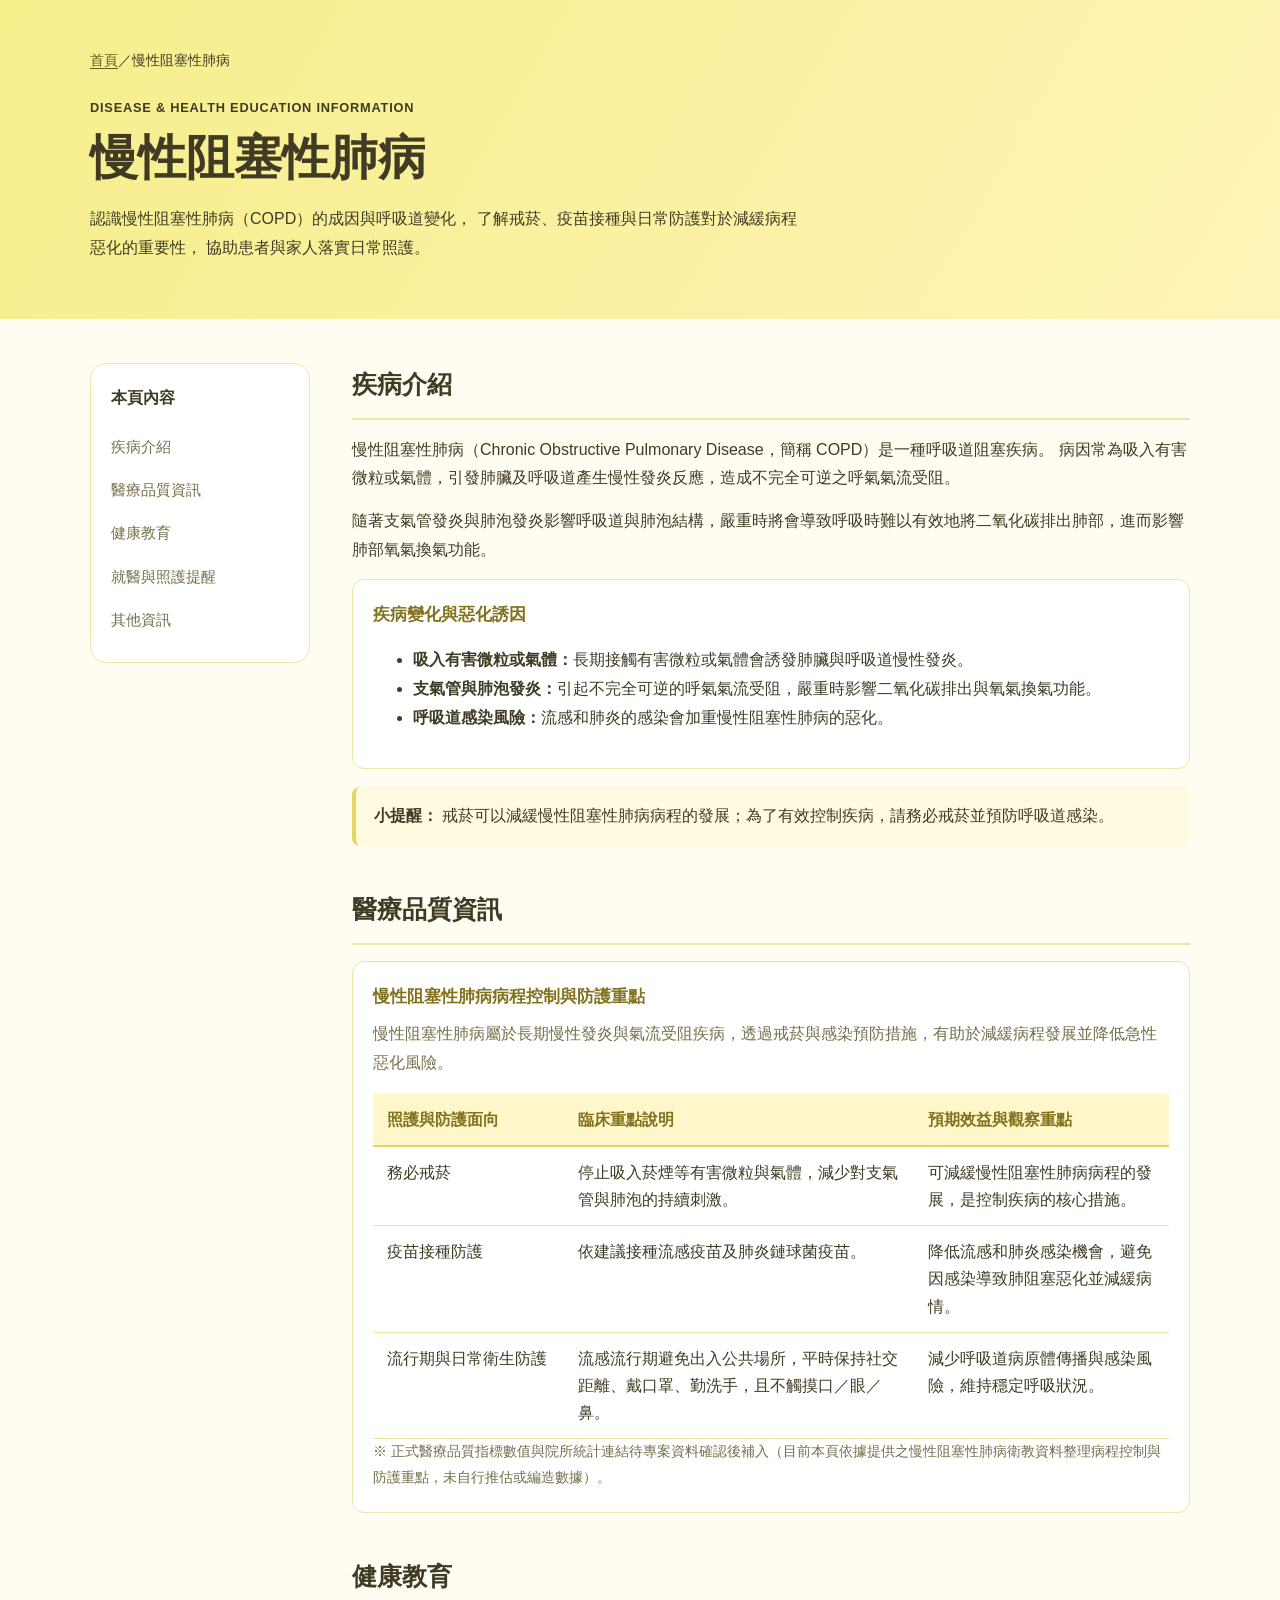
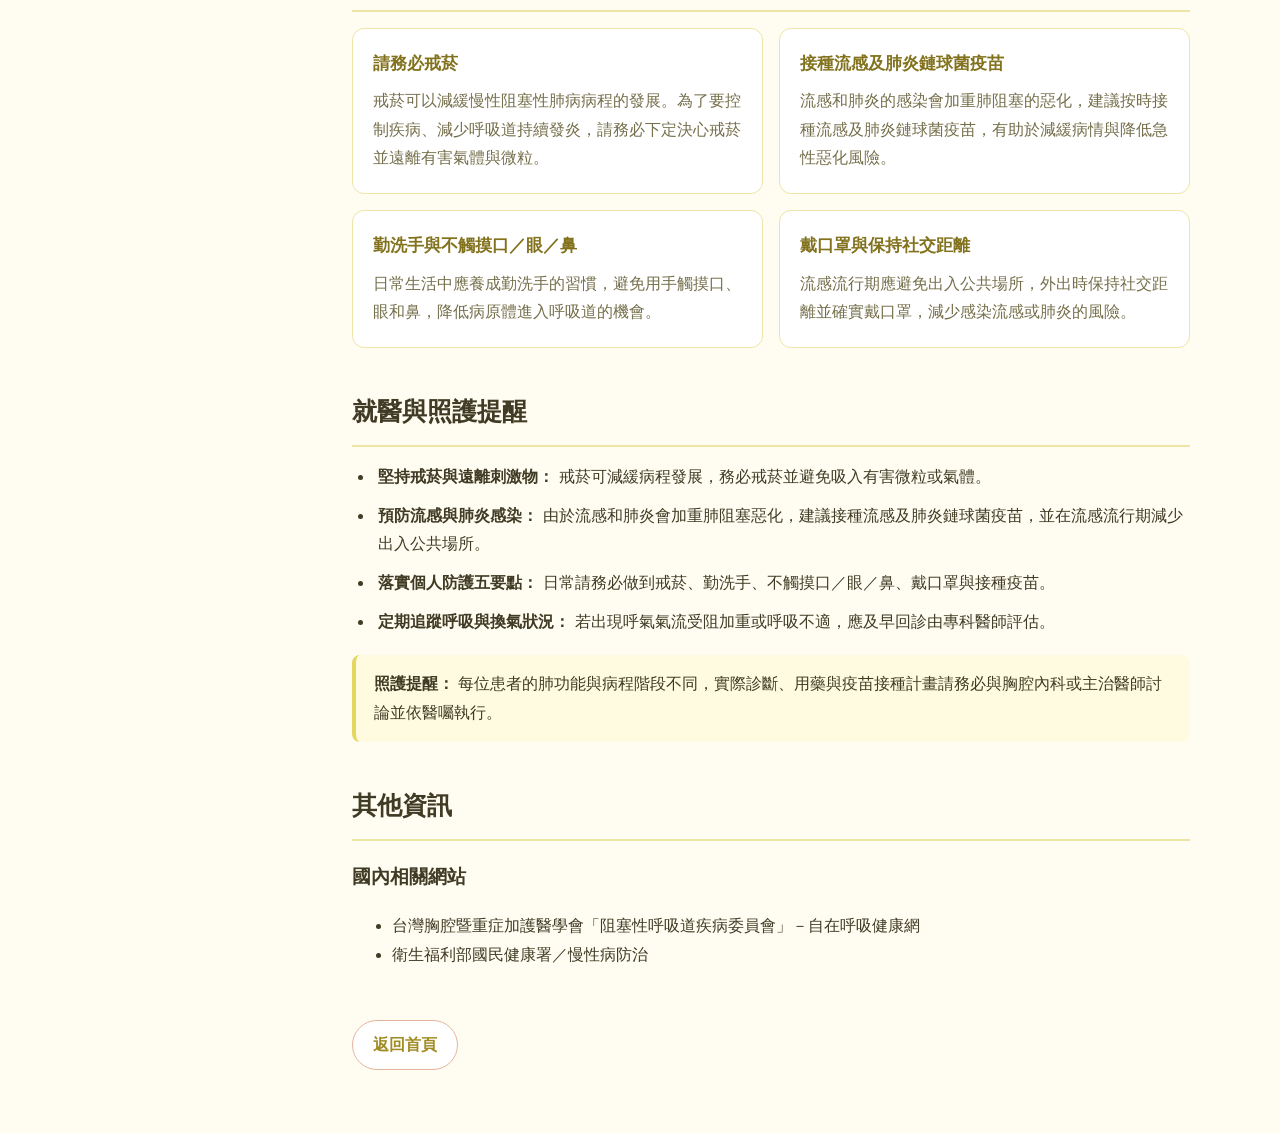
<file: docs/copd.html>
<!DOCTYPE html>
<html lang="zh-Hant">
<head>
  <meta charset="UTF-8">
  <meta name="viewport" content="width=device-width, initial-scale=1.0">
  <meta name="description" content="認識慢性阻塞性肺病（COPD）、病因與氣流受阻影響、戒菸與疫苗預防保健重點、日常注意事項及相關衛教資訊。">
  <title>慢性阻塞性肺病｜醫療品質與健康衛教資訊</title>
  <link rel="stylesheet" href="../css/style.css">

  <!-- 慢性阻塞性肺病頁面專屬暖陽黃色系 -->
 <style>
:root {
  --primary: #F6EE8B;
  --primary-dark: #A18B24;
  --primary-light: #FFFBE0;
  --text: #403B24;
  --muted: #756F4B;
  --border: #EDE4A5;
  --background: #FFFDF2;
}

/* 主視覺 */
.copd-hero {
  background: linear-gradient(120deg, #F6EE8B, #FFF4B8);
  color: #403B24;
  border-bottom: none;
}

.copd-hero h1 {
  color: #403B24;
}

.copd-hero .eyebrow {
  color: #82721D;
  font-weight: 700;
  letter-spacing: 0.06em;
}

.copd-hero .breadcrumb,
.copd-hero .breadcrumb a {
  color: #65591F;
}

.copd-hero .container > p {
  color: #403B24;
}

/* 區塊標題 */
.content-section h2 {
  color: #403B24;
  border-bottom-color: #EDE4A5;
}

/* 資訊卡片 */
.info-card,
.education-card {
  background: #FFFFFF;
  border-color: #EDE4A5;
}

.info-card h3,
.education-card h3 {
  color: #82721D;
}

/* 側邊導覽 */
.side-nav a:hover,
.side-nav a:focus {
  color: #A18B24;
}

/* 提醒區塊 */
.copd-note {
  padding: 15px 18px;
  margin-top: 18px;
  background: #FFFBE0;
  border-left: 4px solid #E4D65F;
  border-radius: 8px;
  color: #403B24;
  line-height: 1.8;
}

/* 表格 */
.table-wrapper {
  width: 100%;
  overflow-x: auto;
  -webkit-overflow-scrolling: touch;
  margin-top: 16px;
}

.table-wrapper table {
  min-width: 560px;
  width: 100%;
  border-collapse: collapse;
  table-layout: fixed;
  box-sizing: border-box;
}

.table-wrapper th,
.table-wrapper td {
  padding: 12px 14px;
  text-align: left;
  vertical-align: top;
  border-bottom: 1px solid #EDE4A5;
  word-wrap: break-word;
  overflow-wrap: break-word;
  word-break: break-word;
  box-sizing: border-box;
  line-height: 1.7;
}

.table-wrapper th {
  background: #FFF7C9;
  color: #82721D;
  font-weight: 700;
  border-bottom: 2px solid #E4D65F;
}

.table-wrapper th:nth-child(1),
.table-wrapper td:nth-child(1) {
  width: 24%;
}

.table-wrapper th:nth-child(2),
.table-wrapper td:nth-child(2) {
  width: 44%;
}

.table-wrapper th:nth-child(3),
.table-wrapper td:nth-child(3) {
  width: 32%;
}
</style>
</head>

<body>


  <main>

    <!-- 主視覺 -->
    <section class="disease-hero copd-hero">
      <div class="container">
        <p class="breadcrumb">
          <a href="../index.html">首頁</a>／慢性阻塞性肺病
        </p>

        <p class="eyebrow">DISEASE &amp; HEALTH EDUCATION INFORMATION</p>

        <h1>慢性阻塞性肺病</h1>

        <p>
          認識慢性阻塞性肺病（COPD）的成因與呼吸道變化，
          了解戒菸、疫苗接種與日常防護對於減緩病程惡化的重要性，
          協助患者與家人落實日常照護。
        </p>
      </div>
    </section>

    <div class="container page-layout">

      <!-- 側邊目錄 -->
      <aside class="side-nav">
        <h2>本頁內容</h2>
        <a href="#overview">疾病介紹</a>
        <a href="#quality">醫療品質資訊</a>
        <a href="#education">健康教育</a>
        <a href="#visit">就醫與照護提醒</a>
        <a href="#info">其他資訊</a>
      </aside>

      <div class="page-content">

        <!-- 一、疾病介紹 -->
        <section class="content-section" id="overview">

          <h2>疾病介紹</h2>

          <p>
            慢性阻塞性肺病（Chronic Obstructive Pulmonary Disease，簡稱 COPD）是一種呼吸道阻塞疾病。
            病因常為吸入有害微粒或氣體，引發肺臟及呼吸道產生慢性發炎反應，造成不完全可逆之呼氣氣流受阻。
          </p>

          <p>
            隨著支氣管發炎與肺泡發炎影響呼吸道與肺泡結構，嚴重時將會導致呼吸時難以有效地將二氧化碳排出肺部，進而影響肺部氧氣換氣功能。
          </p>

          <div class="info-card">
            <h3>疾病變化與惡化誘因</h3>

            <ul>
              <li><strong>吸入有害微粒或氣體：</strong>長期接觸有害微粒或氣體會誘發肺臟與呼吸道慢性發炎。</li>
              <li><strong>支氣管與肺泡發炎：</strong>引起不完全可逆的呼氣氣流受阻，嚴重時影響二氧化碳排出與氧氣換氣功能。</li>
              <li><strong>呼吸道感染風險：</strong>流感和肺炎的感染會加重慢性阻塞性肺病的惡化。</li>
            </ul>
          </div>

          <div class="copd-note">
            <strong>小提醒：</strong>
            戒菸可以減緩慢性阻塞性肺病病程的發展；為了有效控制疾病，請務必戒菸並預防呼吸道感染。
          </div>

        </section>

        <!-- 二、醫療品質資訊 -->
        <section class="content-section" id="quality">

          <h2>醫療品質資訊</h2>

          <div class="info-card">

            <h3>慢性阻塞性肺病病程控制與防護重點</h3>

            <p>
              慢性阻塞性肺病屬於長期慢性發炎與氣流受阻疾病，透過戒菸與感染預防措施，有助於減緩病程發展並降低急性惡化風險。
            </p>

            <div class="table-wrapper">
              <table>
                <thead>
                  <tr>
                    <th>照護與防護面向</th>
                    <th>臨床重點說明</th>
                    <th>預期效益與觀察重點</th>
                  </tr>
                </thead>

                <tbody>
                  <tr>
                    <td>務必戒菸</td>
                    <td>
                      停止吸入菸煙等有害微粒與氣體，減少對支氣管與肺泡的持續刺激。
                    </td>
                    <td>
                      可減緩慢性阻塞性肺病病程的發展，是控制疾病的核心措施。
                    </td>
                  </tr>

                  <tr>
                    <td>疫苗接種防護</td>
                    <td>
                      依建議接種流感疫苗及肺炎鏈球菌疫苗。
                    </td>
                    <td>
                      降低流感和肺炎感染機會，避免因感染導致肺阻塞惡化並減緩病情。
                    </td>
                  </tr>

                  <tr>
                    <td>流行期與日常衛生防護</td>
                    <td>
                      流感流行期避免出入公共場所，平時保持社交距離、戴口罩、勤洗手，且不觸摸口／眼／鼻。
                    </td>
                    <td>
                      減少呼吸道病原體傳播與感染風險，維持穩定呼吸狀況。
                    </td>
                  </tr>
                </tbody>
              </table>
            </div>

            <p class="placeholder-note">
              ※ 正式醫療品質指標數值與院所統計連結待專案資料確認後補入（目前本頁依據提供之慢性阻塞性肺病衛教資料整理病程控制與防護重點，未自行推估或編造數據）。
            </p>

          </div>

        </section>

        <!-- 三、健康教育 -->
        <section class="content-section" id="education">

          <h2>健康教育</h2>

          <div class="education-grid">

            <article class="education-card">
              <h3>請務必戒菸</h3>

              <p>
                戒菸可以減緩慢性阻塞性肺病病程的發展。為了要控制疾病、減少呼吸道持續發炎，請務必下定決心戒菸並遠離有害氣體與微粒。
              </p>
            </article>

            <article class="education-card">
              <h3>接種流感及肺炎鏈球菌疫苗</h3>

              <p>
                流感和肺炎的感染會加重肺阻塞的惡化，建議按時接種流感及肺炎鏈球菌疫苗，有助於減緩病情與降低急性惡化風險。
              </p>
            </article>

            <article class="education-card">
              <h3>勤洗手與不觸摸口／眼／鼻</h3>

              <p>
                日常生活中應養成勤洗手的習慣，避免用手觸摸口、眼和鼻，降低病原體進入呼吸道的機會。
              </p>
            </article>

            <article class="education-card">
              <h3>戴口罩與保持社交距離</h3>

              <p>
                流感流行期應避免出入公共場所，外出時保持社交距離並確實戴口罩，減少感染流感或肺炎的風險。
              </p>
            </article>

          </div>

        </section>

        <!-- 四、就醫與照護提醒 -->
        <section class="content-section" id="visit">

          <h2>就醫與照護提醒</h2>

          <ul class="check-list">

            <li>
              <b>堅持戒菸與遠離刺激物：</b>
              戒菸可減緩病程發展，務必戒菸並避免吸入有害微粒或氣體。
            </li>

            <li>
              <b>預防流感與肺炎感染：</b>
              由於流感和肺炎會加重肺阻塞惡化，建議接種流感及肺炎鏈球菌疫苗，並在流感流行期減少出入公共場所。
            </li>

            <li>
              <b>落實個人防護五要點：</b>
              日常請務必做到戒菸、勤洗手、不觸摸口／眼／鼻、戴口罩與接種疫苗。
            </li>

            <li>
              <b>定期追蹤呼吸與換氣狀況：</b>
              若出現呼氣氣流受阻加重或呼吸不適，應及早回診由專科醫師評估。
            </li>

          </ul>

          <div class="copd-note">
            <strong>照護提醒：</strong>
            每位患者的肺功能與病程階段不同，實際診斷、用藥與疫苗接種計畫請務必與胸腔內科或主治醫師討論並依醫囑執行。
          </div>

        </section>

        <!-- 五、其他資訊 -->
        <section class="content-section" id="info">

          <h2>其他資訊</h2>

          <h3>國內相關網站</h3>

          <ul>
            <li>
              <a href="http://asthma-copd.tw/index.php"
                 target="_blank" rel="noopener noreferrer">
                台灣胸腔暨重症加護醫學會「阻塞性呼吸道疾病委員會」－自在呼吸健康網
              </a>
            </li>

            <li>
              <a href="https://www.hpa.gov.tw/Pages/List.aspx?nodeid=215"
                 target="_blank" rel="noopener noreferrer">
                衛生福利部國民健康署／慢性病防治
              </a>
            </li>
          </ul>

        </section>

        <div class="back-link">
          <a class="button button-secondary" href="../index.html">返回首頁</a>
        </div>

      </div>
    </div>
  </main>

</body>
</html>
</file>
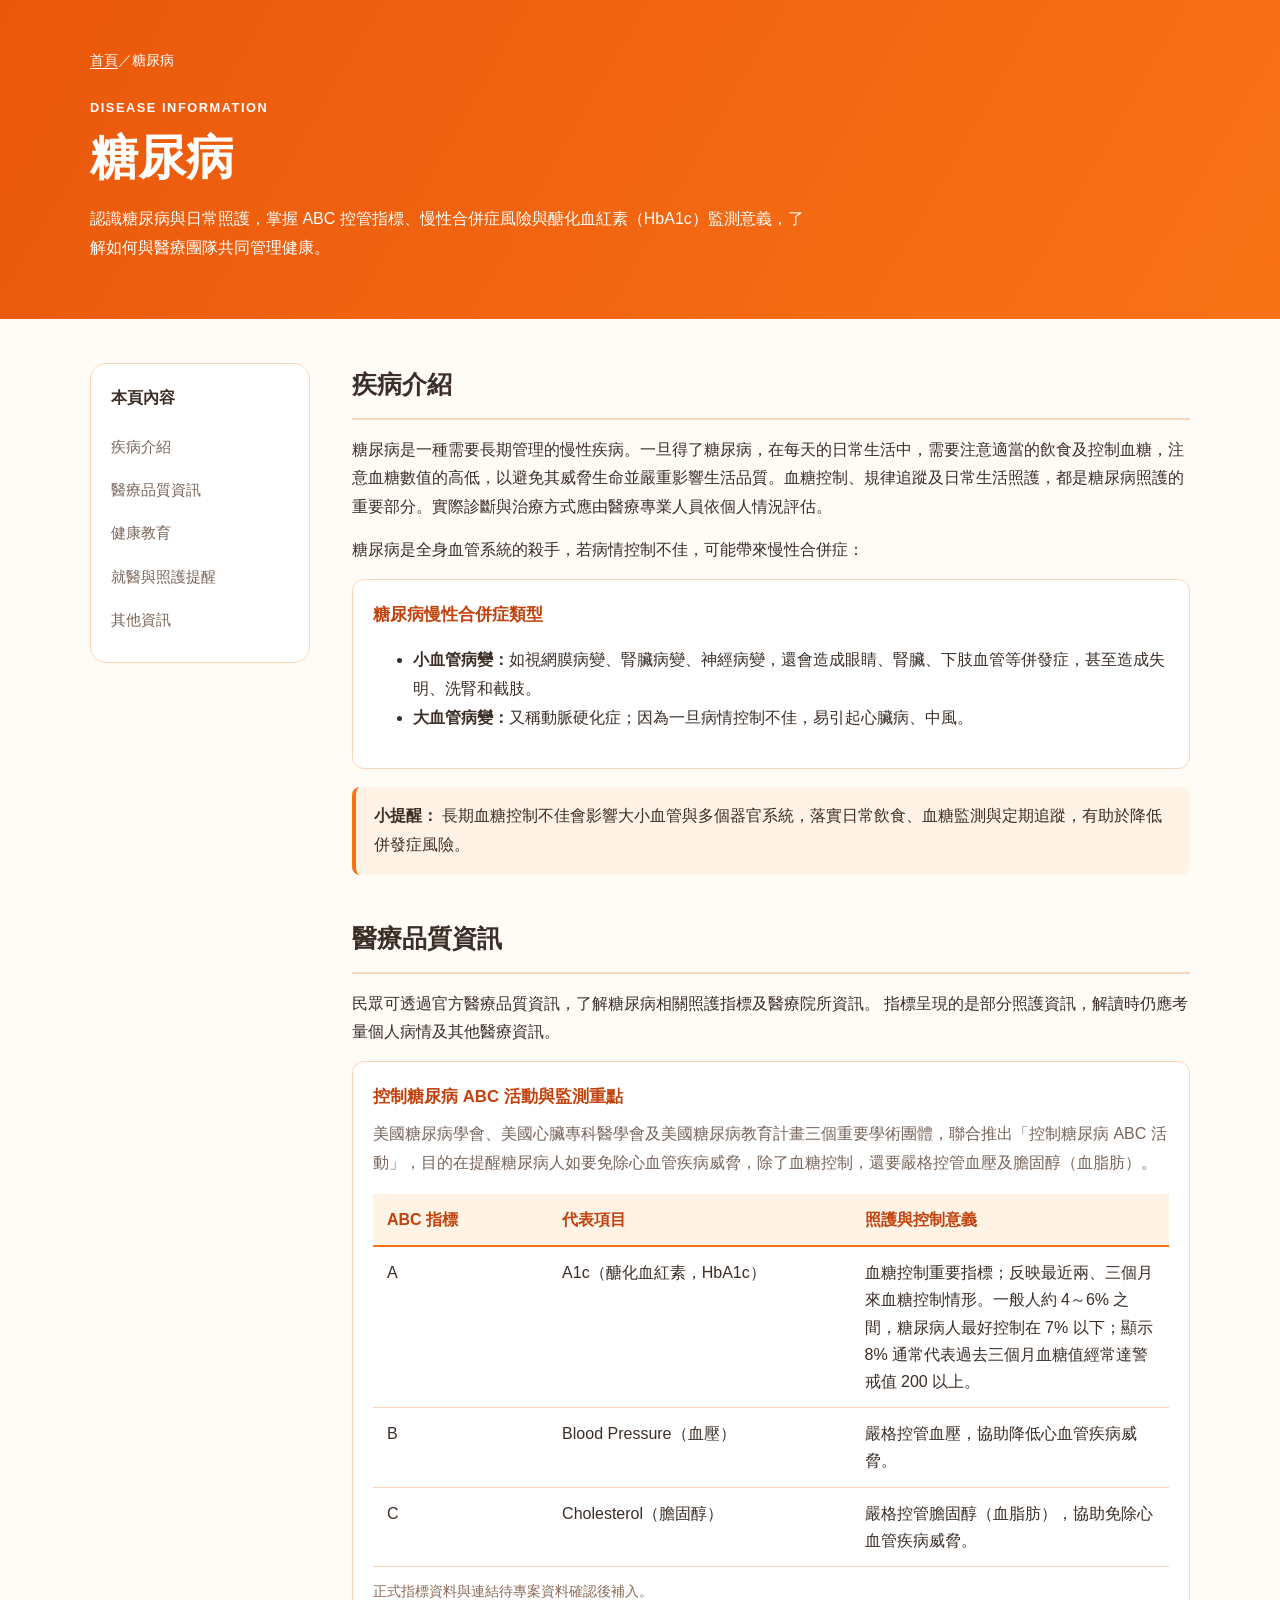
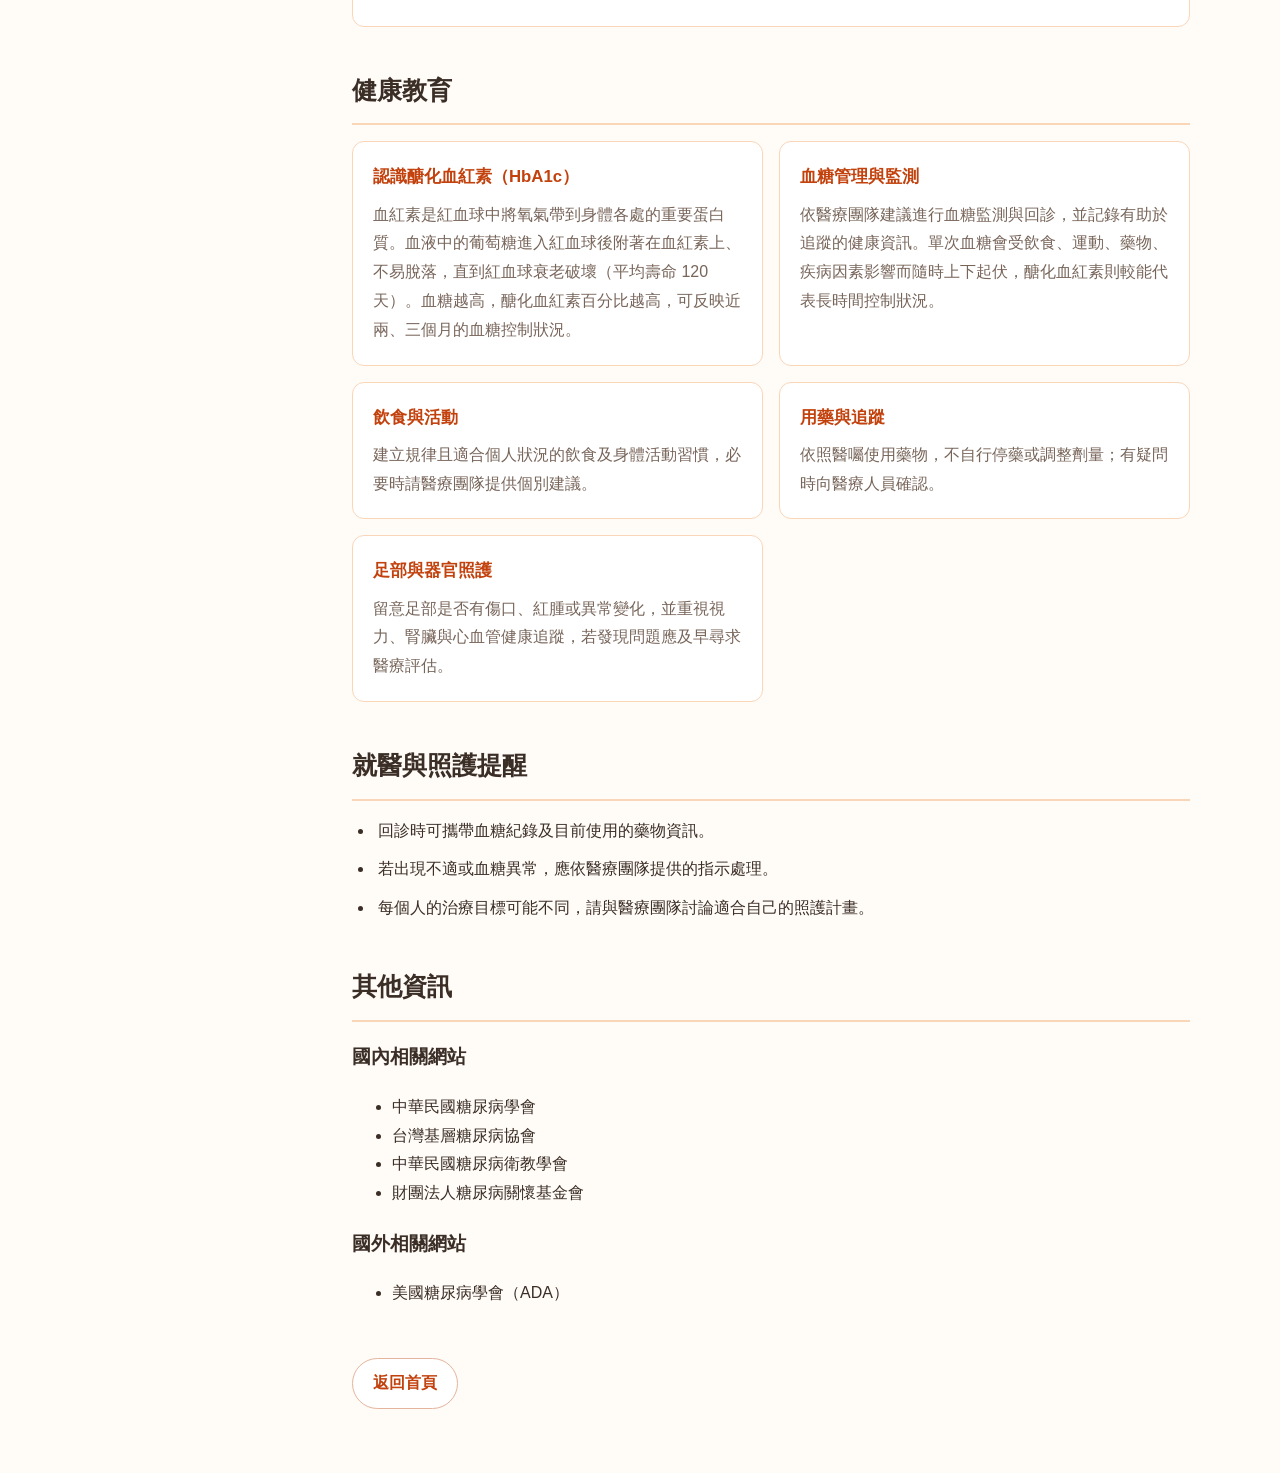
<file: docs/diabetes.html>
<!DOCTYPE html>
<html lang="zh-Hant">
<head>
  <meta charset="UTF-8">
  <meta name="viewport" content="width=device-width, initial-scale=1.0">
  <meta name="description" content="認識糖尿病、控制糖尿病 ABC 指標、大小血管慢性合併症、醣化血紅素（HbA1c）監測意義、相關學會網站及日常照護提醒。">
  <title>糖尿病｜醫療品質與健康衛教資訊</title>
  <link rel="stylesheet" href="../css/style.css">

  <!-- 糖尿病頁面專屬溫馨暖橘色系 -->
  <style>
    :root {
      --primary: #F97316;
      --primary-dark: #C2410C;
      --primary-light: #FFF3E6;
      --text: #3B2E26;
      --muted: #78655A;
      --border: #FAD6B8;
      --background: #FFFBF7;
    }

    /* 主視覺 */
    .diabetes-hero {
      background: linear-gradient(120deg, #EA580C, #F97316);
      color: #ffffff;
    }

    .diabetes-hero h1 {
      color: #ffffff;
    }

    .diabetes-hero .eyebrow {
      color: #FFEDD5;
    }

    .diabetes-hero .breadcrumb,
    .diabetes-hero .breadcrumb a {
      color: #ffffff;
    }

    .diabetes-hero .container > p {
      color: #ffffff;
    }

    /* 區塊標題底線 */
    .content-section h2 {
      border-bottom-color: #FAD6B8;
    }

    /* 資訊卡片 */
    .info-card,
    .education-card {
      border-color: #FAD6B8;
    }

    .info-card h3,
    .education-card h3 {
      color: #C2410C;
    }

    /* 側邊導覽 */
    .side-nav a:hover,
    .side-nav a:focus {
      color: #C2410C;
    }

    /* 橘色提醒框 */
    .diabetes-note {
      padding: 15px 18px;
      margin-top: 18px;
      background: #FFF3E6;
      border-left: 4px solid #F97316;
      border-radius: 8px;
      color: #3B2E26;
      line-height: 1.8;
    }

    /* 表格 */
    .table-wrapper {
      width: 100%;
      overflow-x: auto;
      -webkit-overflow-scrolling: touch;
      margin-top: 16px;
    }

    .table-wrapper table {
      min-width: 560px;
      width: 100%;
      border-collapse: collapse;
      table-layout: fixed;
      box-sizing: border-box;
    }

    .table-wrapper th,
    .table-wrapper td {
      padding: 12px 14px;
      text-align: left;
      vertical-align: top;
      border-bottom: 1px solid #FAD6B8;
      word-wrap: break-word;
      overflow-wrap: break-word;
      word-break: break-word;
      box-sizing: border-box;
      line-height: 1.7;
    }

    .table-wrapper th {
      background: #FFF3E6;
      color: #C2410C;
      font-weight: 700;
      border-bottom: 2px solid #F97316;
    }

    .table-wrapper th:nth-child(1),
    .table-wrapper td:nth-child(1) {
      width: 22%;
    }

    .table-wrapper th:nth-child(2),
    .table-wrapper td:nth-child(2) {
      width: 38%;
    }

    .table-wrapper th:nth-child(3),
    .table-wrapper td:nth-child(3) {
      width: 40%;
    }
  </style>

  <main>
    <section class="disease-hero diabetes-hero">
      <div class="container">
        <p class="breadcrumb"><a href="../index.html">首頁</a>／糖尿病</p>
        <p class="eyebrow">DISEASE INFORMATION</p>
        <h1>糖尿病</h1>
        <p>認識糖尿病與日常照護，掌握 ABC 控管指標、慢性合併症風險與醣化血紅素（HbA1c）監測意義，了解如何與醫療團隊共同管理健康。</p>
      </div>
    </section>

    <div class="container page-layout">
      <aside class="side-nav">
        <h2>本頁內容</h2>
        <a href="#overview">疾病介紹</a>
        <a href="#quality">醫療品質資訊</a>
        <a href="#education">健康教育</a>
        <a href="#visit">就醫與照護提醒</a>
        <a href="#info">其他資訊</a>
      </aside>

      <div class="page-content">
        <section class="content-section" id="overview">
          <h2>疾病介紹</h2>
          <p>
            糖尿病是一種需要長期管理的慢性疾病。一旦得了糖尿病，在每天的日常生活中，需要注意適當的飲食及控制血糖，注意血糖數值的高低，以避免其威脅生命並嚴重影響生活品質。血糖控制、規律追蹤及日常生活照護，都是糖尿病照護的重要部分。實際診斷與治療方式應由醫療專業人員依個人情況評估。
          </p>
          <p>
            糖尿病是全身血管系統的殺手，若病情控制不佳，可能帶來慢性合併症：
          </p>

          <div class="info-card">
            <h3>糖尿病慢性合併症類型</h3>
            <ul>
              <li><strong>小血管病變：</strong>如視網膜病變、腎臟病變、神經病變，還會造成眼睛、腎臟、下肢血管等併發症，甚至造成失明、洗腎和截肢。</li>
              <li><strong>大血管病變：</strong>又稱動脈硬化症；因為一旦病情控制不佳，易引起心臟病、中風。</li>
            </ul>
          </div>

          <div class="diabetes-note">
            <strong>小提醒：</strong>
            長期血糖控制不佳會影響大小血管與多個器官系統，落實日常飲食、血糖監測與定期追蹤，有助於降低併發症風險。
          </div>
        </section>

        <section class="content-section" id="quality">
          <h2>醫療品質資訊</h2>
          <p>
            民眾可透過官方醫療品質資訊，了解糖尿病相關照護指標及醫療院所資訊。
            指標呈現的是部分照護資訊，解讀時仍應考量個人病情及其他醫療資訊。
          </p>

          <div class="info-card">
            <h3>控制糖尿病 ABC 活動與監測重點</h3>
            <p>
              美國糖尿病學會、美國心臟專科醫學會及美國糖尿病教育計畫三個重要學術團體，聯合推出「控制糖尿病 ABC 活動」，目的在提醒糖尿病人如要免除心血管疾病威脅，除了血糖控制，還要嚴格控管血壓及膽固醇（血脂肪）。
            </p>

            <div class="table-wrapper">
              <table>
                <thead>
                  <tr>
                    <th>ABC 指標</th>
                    <th>代表項目</th>
                    <th>照護與控制意義</th>
                  </tr>
                </thead>
                <tbody>
                  <tr>
                    <td>A</td>
                    <td>A1c（醣化血紅素，HbA1c）</td>
                    <td>血糖控制重要指標；反映最近兩、三個月來血糖控制情形。一般人約 4～6% 之間，糖尿病人最好控制在 7% 以下；顯示 8% 通常代表過去三個月血糖值經常達警戒值 200 以上。</td>
                  </tr>
                  <tr>
                    <td>B</td>
                    <td>Blood Pressure（血壓）</td>
                    <td>嚴格控管血壓，協助降低心血管疾病威脅。</td>
                  </tr>
                  <tr>
                    <td>C</td>
                    <td>Cholesterol（膽固醇）</td>
                    <td>嚴格控管膽固醇（血脂肪），協助免除心血管疾病威脅。</td>
                  </tr>
                </tbody>
              </table>
            </div>

            <span class="placeholder-note">正式指標資料與連結待專案資料確認後補入。</span>
          </div>
        </section>

        <section class="content-section" id="education">
          <h2>健康教育</h2>
          <div class="education-grid">
            <article class="education-card">
              <h3>認識醣化血紅素（HbA1c）</h3>
              <p>
                血紅素是紅血球中將氧氣帶到身體各處的重要蛋白質。血液中的葡萄糖進入紅血球後附著在血紅素上、不易脫落，直到紅血球衰老破壞（平均壽命 120 天）。血糖越高，醣化血紅素百分比越高，可反映近兩、三個月的血糖控制狀況。
              </p>
            </article>
            <article class="education-card">
              <h3>血糖管理與監測</h3>
              <p>
                依醫療團隊建議進行血糖監測與回診，並記錄有助於追蹤的健康資訊。單次血糖會受飲食、運動、藥物、疾病因素影響而隨時上下起伏，醣化血紅素則較能代表長時間控制狀況。
              </p>
            </article>
            <article class="education-card">
              <h3>飲食與活動</h3>
              <p>建立規律且適合個人狀況的飲食及身體活動習慣，必要時請醫療團隊提供個別建議。</p>
            </article>
            <article class="education-card">
              <h3>用藥與追蹤</h3>
              <p>依照醫囑使用藥物，不自行停藥或調整劑量；有疑問時向醫療人員確認。</p>
            </article>
            <article class="education-card">
              <h3>足部與器官照護</h3>
              <p>留意足部是否有傷口、紅腫或異常變化，並重視視力、腎臟與心血管健康追蹤，若發現問題應及早尋求醫療評估。</p>
            </article>
          </div>
        </section>

        <section class="content-section" id="visit">
          <h2>就醫與照護提醒</h2>
          <ul class="check-list">
            <li>回診時可攜帶血糖紀錄及目前使用的藥物資訊。</li>
            <li>若出現不適或血糖異常，應依醫療團隊提供的指示處理。</li>
            <li>每個人的治療目標可能不同，請與醫療團隊討論適合自己的照護計畫。</li>
          </ul>
        </section>

        <section class="content-section" id="info">
          <h2>其他資訊</h2>

          <h3>國內相關網站</h3>
          <ul>
            <li>
              <a href="https://www.endo-dm.org.tw/dia/"
                 target="_blank" rel="noopener noreferrer">
                中華民國糖尿病學會
              </a>
            </li>
            <li>
              <a href="https://www.tacd.org.tw/ehc-tacd/s/index/htm"
                 target="_blank" rel="noopener noreferrer">
                台灣基層糖尿病協會
              </a>
            </li>
            <li>
              <a href="https://www.tade.org.tw/"
                 target="_blank" rel="noopener noreferrer">
                中華民國糖尿病衛教學會
              </a>
            </li>
            <li>
              <a href="https://www.dmcare.org.tw/"
                 target="_blank" rel="noopener noreferrer">
                財團法人糖尿病關懷基金會
              </a>
            </li>
          </ul>

          <h3>國外相關網站</h3>
          <ul>
            <li>
              <a href="https://diabetes.org/"
                 target="_blank" rel="noopener noreferrer">
                美國糖尿病學會（ADA）
              </a>
            </li>
          </ul>
        </section>

        <div class="back-link">
          <a class="button button-secondary" href="../index.html">返回首頁</a>
        </div>
      </div>
    </div>
  </main>

</body>
</html>
</file>
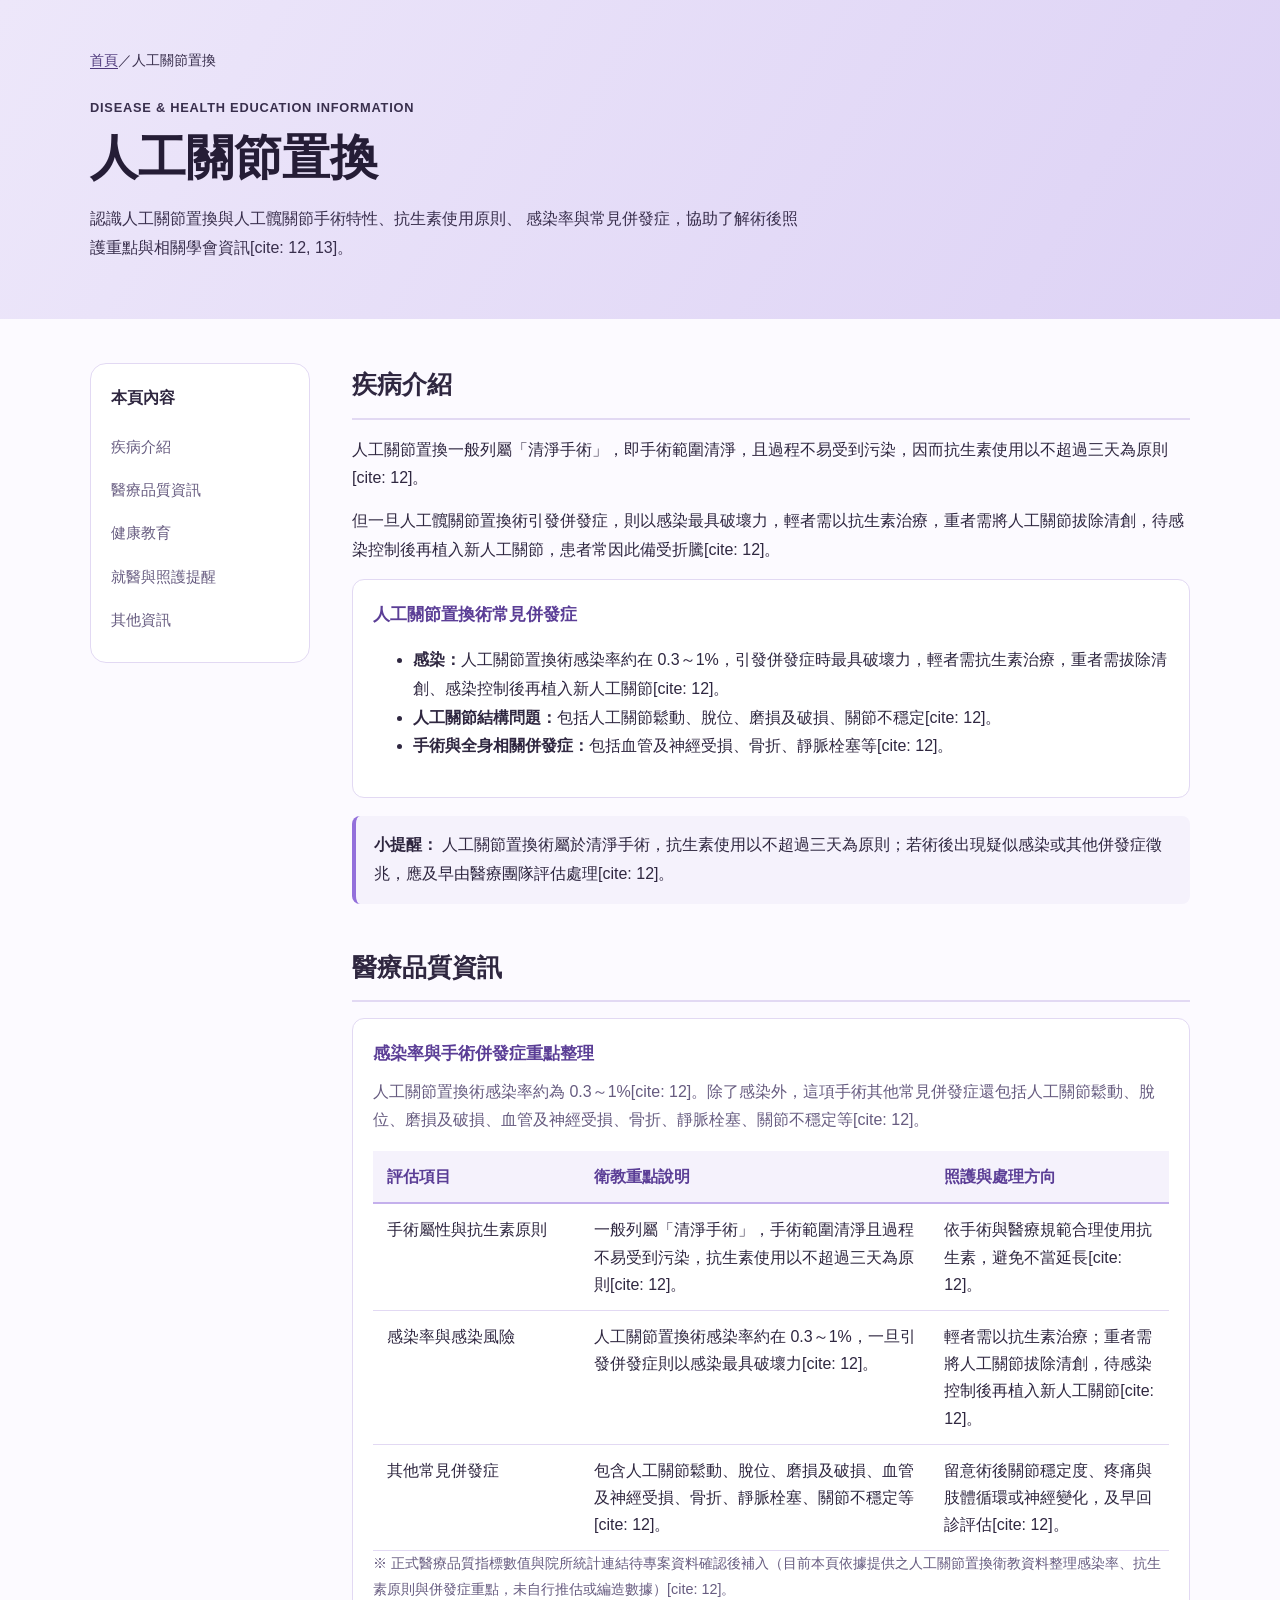
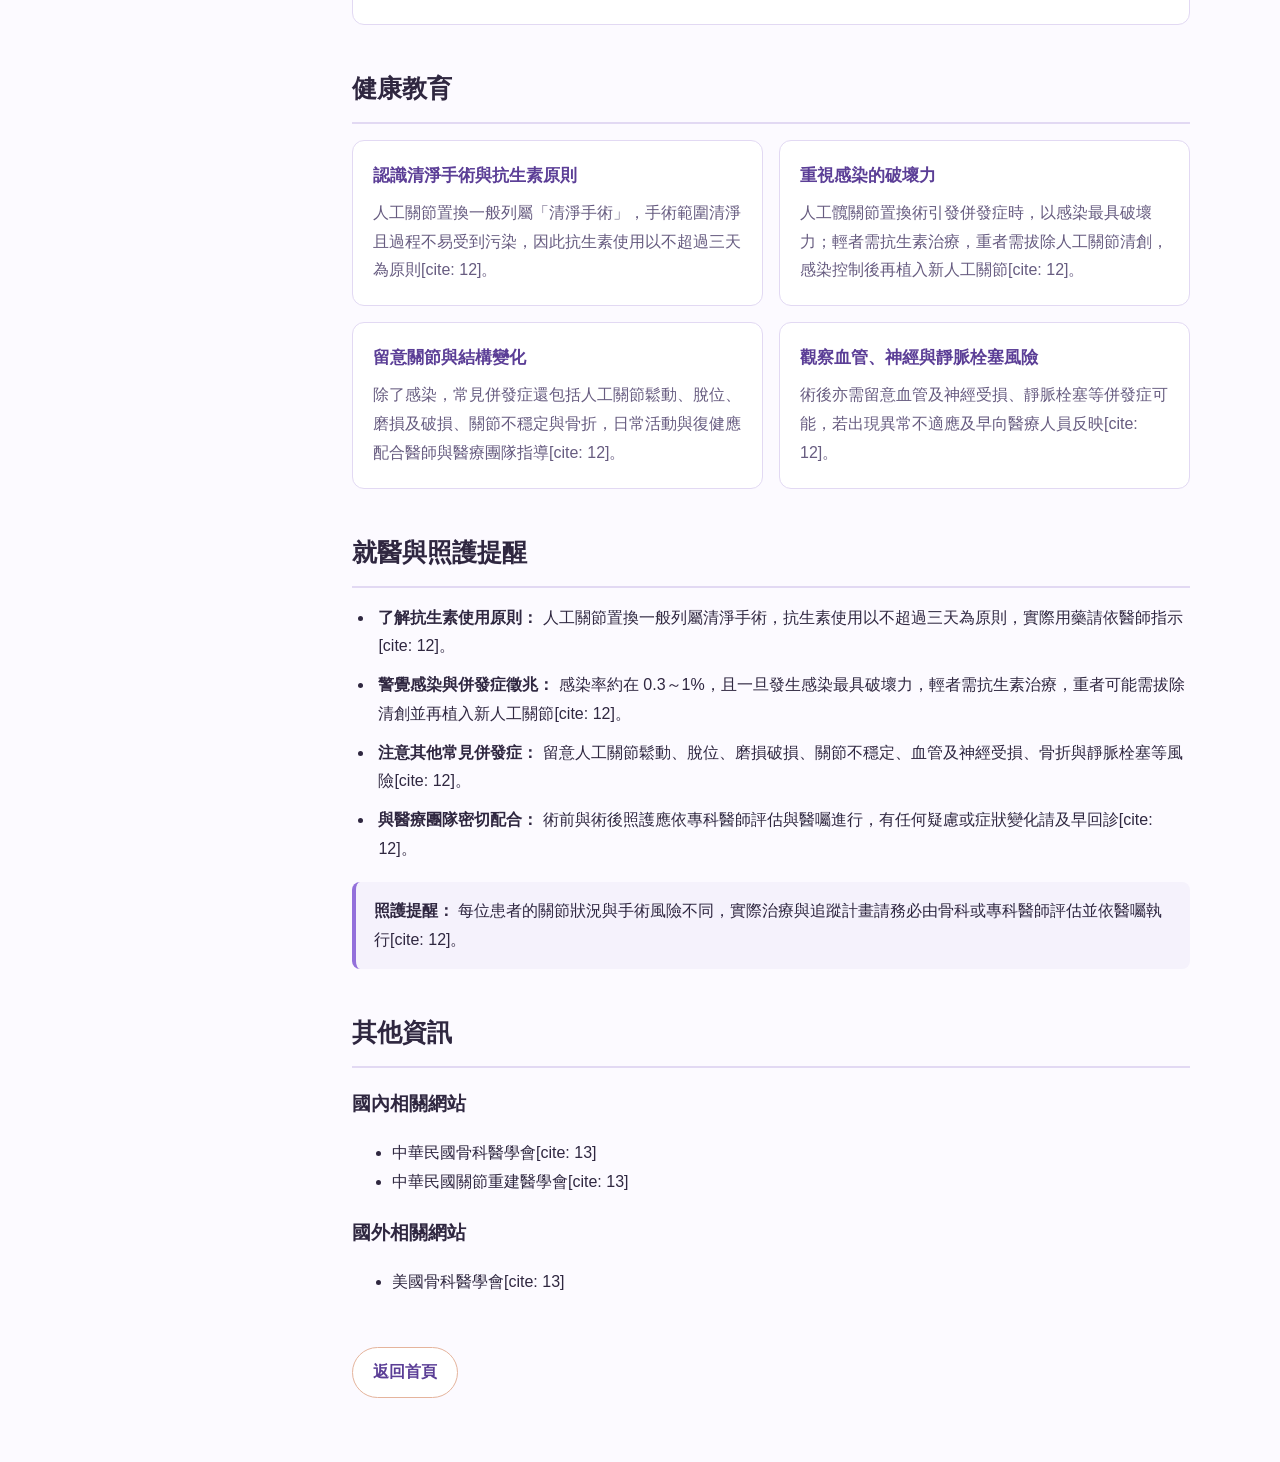
<file: docs/hip-replacement.html>
<!DOCTYPE html>
<html lang="zh-Hant">
<head>
  <meta charset="UTF-8">
  <meta name="viewport" content="width=device-width, initial-scale=1.0">
  <meta name="description" content="認識人工關節置換與人工髖關節、感染率與抗生素使用原則、常見併發症及國內外相關衛教網站。">
  <title>人工關節置換｜醫療品質與健康衛教資訊</title>
  <link rel="stylesheet" href="../css/style.css">

  <!-- 人工關節置換頁面專屬淡紫色系 -->
  <style>
    :root {
      --primary: #9370DB;
      --primary-dark: #5B3E96;
      --primary-light: #F5F2FC;
      --text: #2F2740;
      --muted: #675C80;
      --border: #E2D9F3;
      --background: #FCFAFF;
    }

    /* 主視覺：柔和淡紫色漸層 */
    .hip-hero {
      background: linear-gradient(120deg, #EDE7FA, #DDD2F5);
      color: #2F2740;
      border-bottom: none;
    }

    .hip-hero h1 {
      color: #251D36;
    }

    .hip-hero .eyebrow {
      color: #5B3E96;
      font-weight: 700;
      letter-spacing: 0.06em;
    }

    .hip-hero .breadcrumb,
    .hip-hero .breadcrumb a {
      color: #4D387A;
    }

    .hip-hero .container > p {
      color: #392F4D;
    }

    /* 區塊標題底線 */
    .content-section h2 {
      color: #2F2740;
      border-bottom-color: #E2D9F3;
    }

    /* 資訊卡片 */
    .info-card,
    .education-card {
      background: #ffffff;
      border-color: #E2D9F3;
    }

    .info-card h3,
    .education-card h3 {
      color: #5B3E96;
    }

    /* 側邊導覽 */
    .side-nav a:hover,
    .side-nav a:focus {
      color: #5B3E96;
    }

    /* 淡紫色提醒框 */
    .hip-note {
      padding: 15px 18px;
      margin-top: 18px;
      background: #F5F2FC;
      border-left: 4px solid #9370DB;
      border-radius: 8px;
      color: #2F2740;
      line-height: 1.8;
    }

    /* 表格 */
    .table-wrapper {
      width: 100%;
      overflow-x: auto;
      -webkit-overflow-scrolling: touch;
      margin-top: 16px;
    }

    .table-wrapper table {
      min-width: 560px;
      width: 100%;
      border-collapse: collapse;
      table-layout: fixed;
      box-sizing: border-box;
    }

    .table-wrapper th,
    .table-wrapper td {
      padding: 12px 14px;
      text-align: left;
      vertical-align: top;
      border-bottom: 1px solid #E2D9F3;
      word-wrap: break-word;
      overflow-wrap: break-word;
      word-break: break-word;
      box-sizing: border-box;
      line-height: 1.7;
    }

    .table-wrapper th {
      background: #F5F2FC;
      color: #5B3E96;
      font-weight: 700;
      border-bottom: 2px solid #C4B0EC;
    }

    .table-wrapper th:nth-child(1),
    .table-wrapper td:nth-child(1) {
      width: 26%;
    }

    .table-wrapper th:nth-child(2),
    .table-wrapper td:nth-child(2) {
      width: 44%;
    }

    .table-wrapper th:nth-child(3),
    .table-wrapper td:nth-child(3) {
      width: 30%;
    }
  </style>
</head>

<body>

  <main>

    <!-- 主視覺 -->
    <section class="disease-hero hip-hero">
      <div class="container">
        <p class="breadcrumb">
          <a href="../index.html">首頁</a>／人工關節置換
        </p>

        <p class="eyebrow">DISEASE &amp; HEALTH EDUCATION INFORMATION</p>

        <h1>人工關節置換</h1>

        <p>
          認識人工關節置換與人工髖關節手術特性、抗生素使用原則、
          感染率與常見併發症，協助了解術後照護重點與相關學會資訊[cite: 12, 13]。
        </p>
      </div>
    </section>

    <div class="container page-layout">

      <!-- 側邊目錄 -->
      <aside class="side-nav">
        <h2>本頁內容</h2>
        <a href="#overview">疾病介紹</a>
        <a href="#quality">醫療品質資訊</a>
        <a href="#education">健康教育</a>
        <a href="#visit">就醫與照護提醒</a>
        <a href="#info">其他資訊</a>
      </aside>

      <div class="page-content">

        <!-- 一、疾病介紹 -->
        <section class="content-section" id="overview">

          <h2>疾病介紹</h2>

          <p>
            人工關節置換一般列屬「清淨手術」，即手術範圍清淨，且過程不易受到污染，因而抗生素使用以不超過三天為原則[cite: 12]。
          </p>

          <p>
            但一旦人工髖關節置換術引發併發症，則以感染最具破壞力，輕者需以抗生素治療，重者需將人工關節拔除清創，待感染控制後再植入新人工關節，患者常因此備受折騰[cite: 12]。
          </p>

          <div class="info-card">
            <h3>人工關節置換術常見併發症</h3>

            <ul>
              <li><strong>感染：</strong>人工關節置換術感染率約在 0.3～1%，引發併發症時最具破壞力，輕者需抗生素治療，重者需拔除清創、感染控制後再植入新人工關節[cite: 12]。</li>
              <li><strong>人工關節結構問題：</strong>包括人工關節鬆動、脫位、磨損及破損、關節不穩定[cite: 12]。</li>
              <li><strong>手術與全身相關併發症：</strong>包括血管及神經受損、骨折、靜脈栓塞等[cite: 12]。</li>
            </ul>
          </div>

          <div class="hip-note">
            <strong>小提醒：</strong>
            人工關節置換術屬於清淨手術，抗生素使用以不超過三天為原則；若術後出現疑似感染或其他併發症徵兆，應及早由醫療團隊評估處理[cite: 12]。
          </div>

        </section>

        <!-- 二、醫療品質資訊 -->
        <section class="content-section" id="quality">

          <h2>醫療品質資訊</h2>

          <div class="info-card">

            <h3>感染率與手術併發症重點整理</h3>

            <p>
              人工關節置換術感染率約為 0.3～1%[cite: 12]。除了感染外，這項手術其他常見併發症還包括人工關節鬆動、脫位、磨損及破損、血管及神經受損、骨折、靜脈栓塞、關節不穩定等[cite: 12]。
            </p>

            <div class="table-wrapper">
              <table>
                <thead>
                  <tr>
                    <th>評估項目</th>
                    <th>衛教重點說明</th>
                    <th>照護與處理方向</th>
                  </tr>
                </thead>

                <tbody>
                  <tr>
                    <td>手術屬性與抗生素原則</td>
                    <td>
                      一般列屬「清淨手術」，手術範圍清淨且過程不易受到污染，抗生素使用以不超過三天為原則[cite: 12]。
                    </td>
                    <td>
                      依手術與醫療規範合理使用抗生素，避免不當延長[cite: 12]。
                    </td>
                  </tr>

                  <tr>
                    <td>感染率與感染風險</td>
                    <td>
                      人工關節置換術感染率約在 0.3～1%，一旦引發併發症則以感染最具破壞力[cite: 12]。
                    </td>
                    <td>
                      輕者需以抗生素治療；重者需將人工關節拔除清創，待感染控制後再植入新人工關節[cite: 12]。
                    </td>
                  </tr>

                  <tr>
                    <td>其他常見併發症</td>
                    <td>
                      包含人工關節鬆動、脫位、磨損及破損、血管及神經受損、骨折、靜脈栓塞、關節不穩定等[cite: 12]。
                    </td>
                    <td>
                      留意術後關節穩定度、疼痛與肢體循環或神經變化，及早回診評估[cite: 12]。
                    </td>
                  </tr>
                </tbody>
              </table>
            </div>

            <p class="placeholder-note">
              ※ 正式醫療品質指標數值與院所統計連結待專案資料確認後補入（目前本頁依據提供之人工關節置換衛教資料整理感染率、抗生素原則與併發症重點，未自行推估或編造數據）[cite: 12]。
            </p>

          </div>

        </section>

        <!-- 三、健康教育 -->
        <section class="content-section" id="education">

          <h2>健康教育</h2>

          <div class="education-grid">

            <article class="education-card">
              <h3>認識清淨手術與抗生素原則</h3>

              <p>
                人工關節置換一般列屬「清淨手術」，手術範圍清淨且過程不易受到污染，因此抗生素使用以不超過三天為原則[cite: 12]。
              </p>
            </article>

            <article class="education-card">
              <h3>重視感染的破壞力</h3>

              <p>
                人工髖關節置換術引發併發症時，以感染最具破壞力；輕者需抗生素治療，重者需拔除人工關節清創，感染控制後再植入新人工關節[cite: 12]。
              </p>
            </article>

            <article class="education-card">
              <h3>留意關節與結構變化</h3>

              <p>
                除了感染，常見併發症還包括人工關節鬆動、脫位、磨損及破損、關節不穩定與骨折，日常活動與復健應配合醫師與醫療團隊指導[cite: 12]。
              </p>
            </article>

            <article class="education-card">
              <h3>觀察血管、神經與靜脈栓塞風險</h3>

              <p>
                術後亦需留意血管及神經受損、靜脈栓塞等併發症可能，若出現異常不適應及早向醫療人員反映[cite: 12]。
              </p>
            </article>

          </div>

        </section>

        <!-- 四、就醫與照護提醒 -->
        <section class="content-section" id="visit">

          <h2>就醫與照護提醒</h2>

          <ul class="check-list">

            <li>
              <b>了解抗生素使用原則：</b>
              人工關節置換一般列屬清淨手術，抗生素使用以不超過三天為原則，實際用藥請依醫師指示[cite: 12]。
            </li>

            <li>
              <b>警覺感染與併發症徵兆：</b>
              感染率約在 0.3～1%，且一旦發生感染最具破壞力，輕者需抗生素治療，重者可能需拔除清創並再植入新人工關節[cite: 12]。
            </li>

            <li>
              <b>注意其他常見併發症：</b>
              留意人工關節鬆動、脫位、磨損破損、關節不穩定、血管及神經受損、骨折與靜脈栓塞等風險[cite: 12]。
            </li>

            <li>
              <b>與醫療團隊密切配合：</b>
              術前與術後照護應依專科醫師評估與醫囑進行，有任何疑慮或症狀變化請及早回診[cite: 12]。
            </li>

          </ul>

          <div class="hip-note">
            <strong>照護提醒：</strong>
            每位患者的關節狀況與手術風險不同，實際治療與追蹤計畫請務必由骨科或專科醫師評估並依醫囑執行[cite: 12]。
          </div>

        </section>

        <!-- 五、其他資訊 -->
        <section class="content-section" id="info">

          <h2>其他資訊</h2>

          <h3>國內相關網站</h3>

          <ul>
            <li>
              <a href="https://www.bone.org.tw/"
                 target="_blank" rel="noopener noreferrer">
                中華民國骨科醫學會[cite: 13]
              </a>
            </li>

            <li>
              <a href="https://www.jrs.org.tw/"
                 target="_blank" rel="noopener noreferrer">
                中華民國關節重建醫學會[cite: 13]
              </a>
            </li>
          </ul>

          <h3>國外相關網站</h3>

          <ul>
            <li>
              <a href="https://www.aaos.org/"
                 target="_blank" rel="noopener noreferrer">
                美國骨科醫學會[cite: 13]
              </a>
            </li>
          </ul>

        </section>

        <div class="back-link">
          <a class="button button-secondary" href="../index.html">返回首頁</a>
        </div>

      </div>
    </div>
  </main>

</body>
</html>
</file>
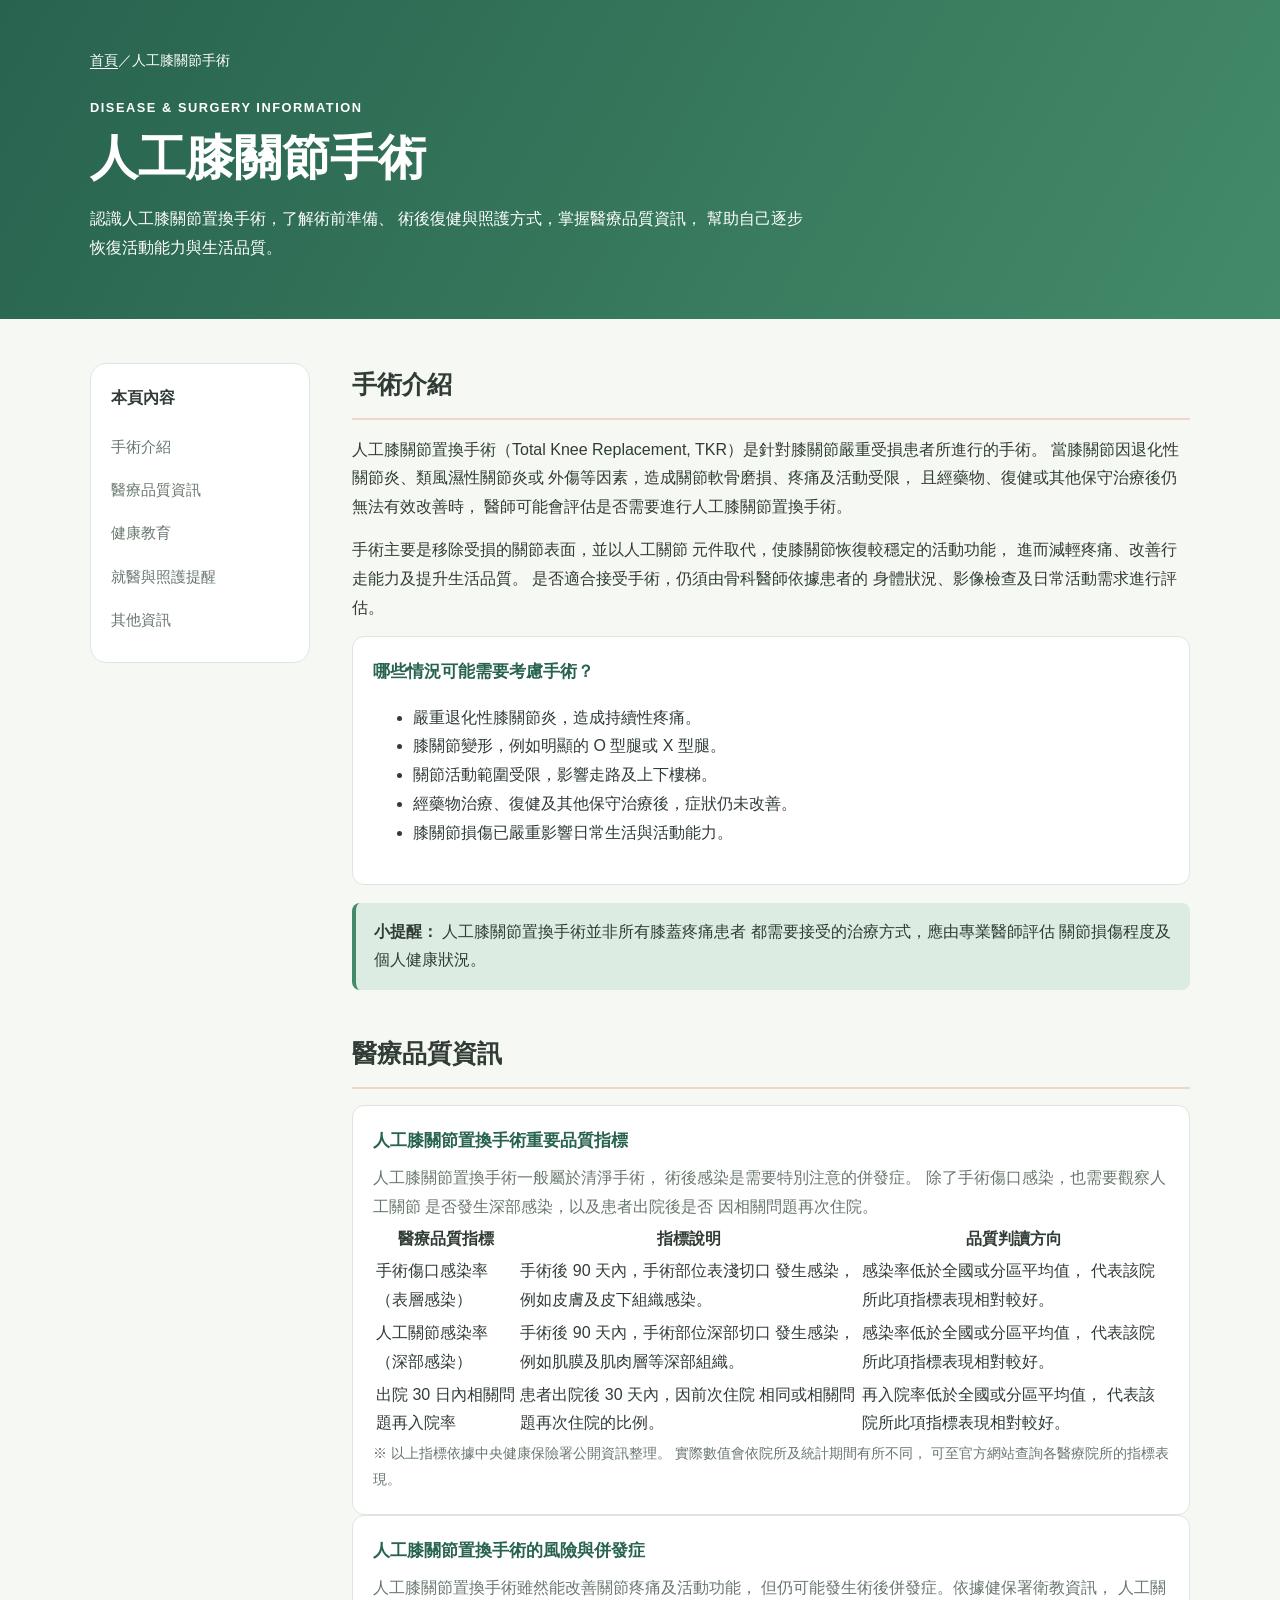
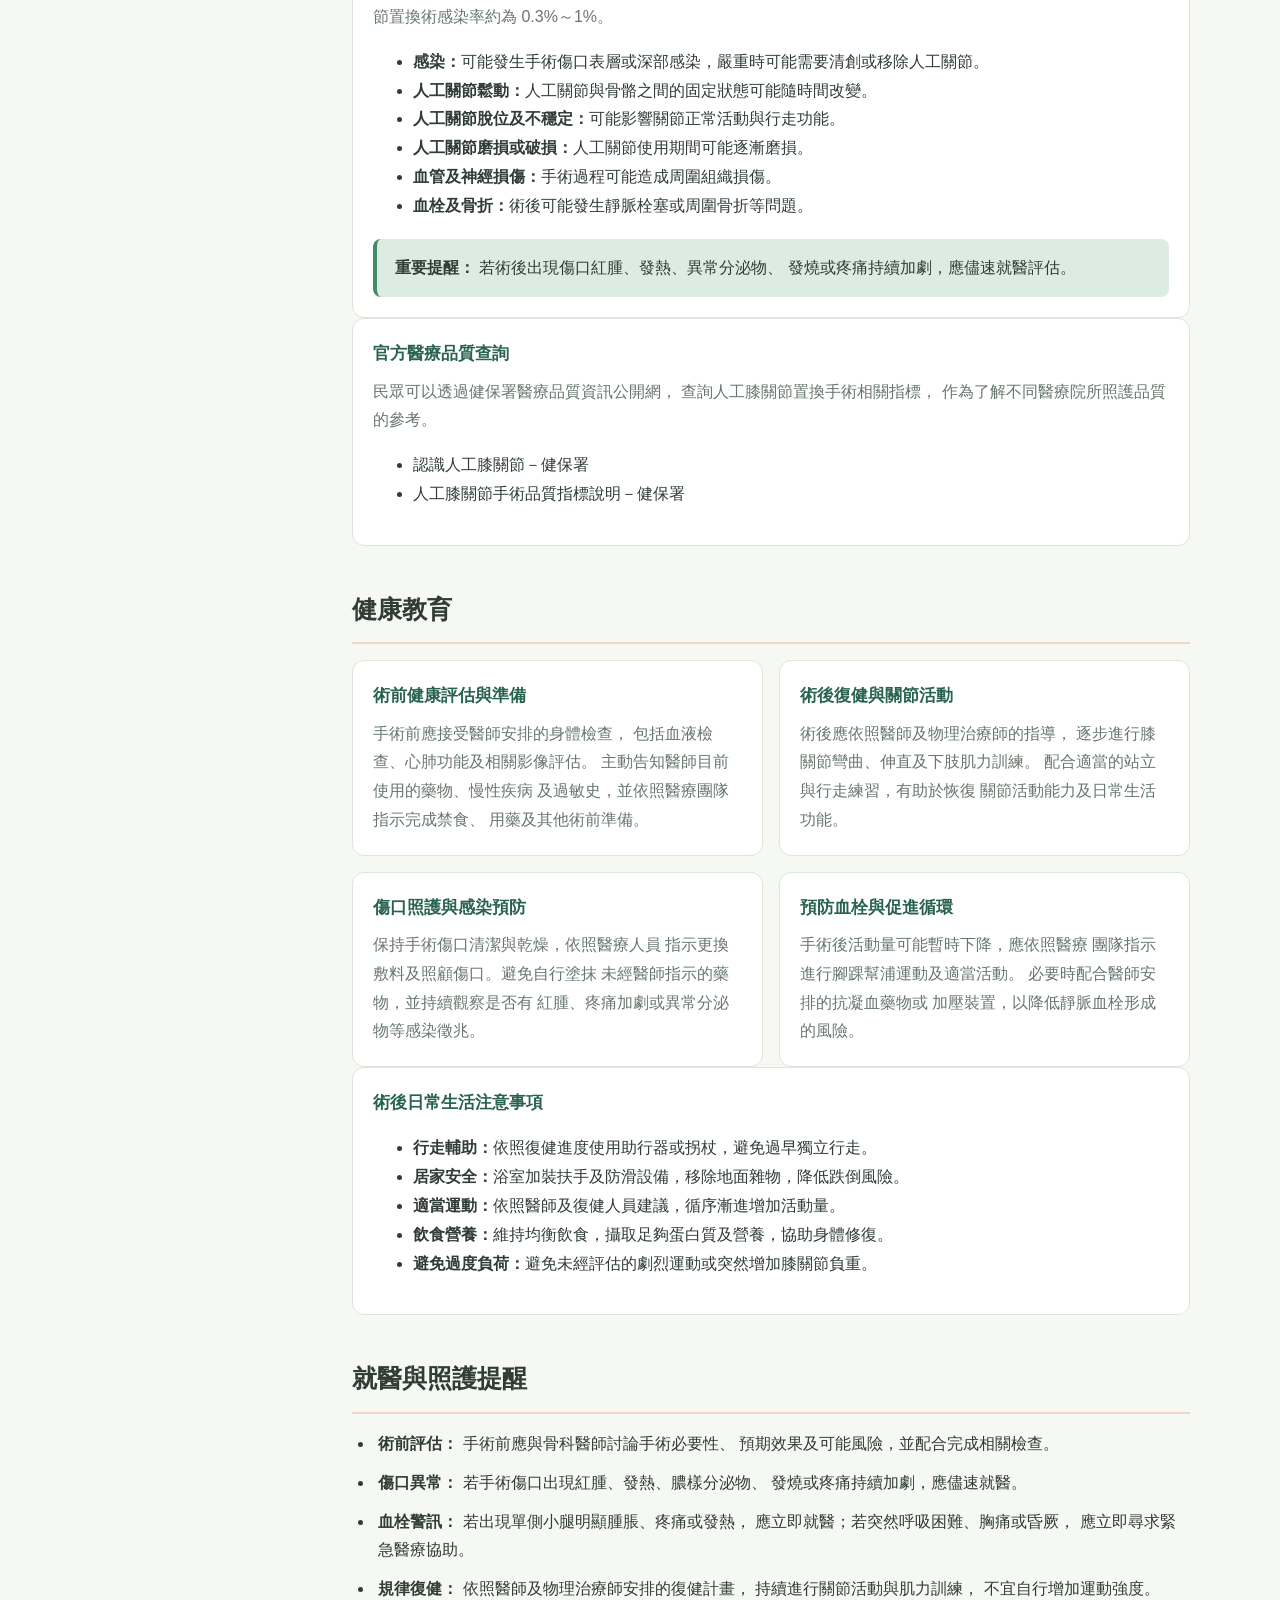
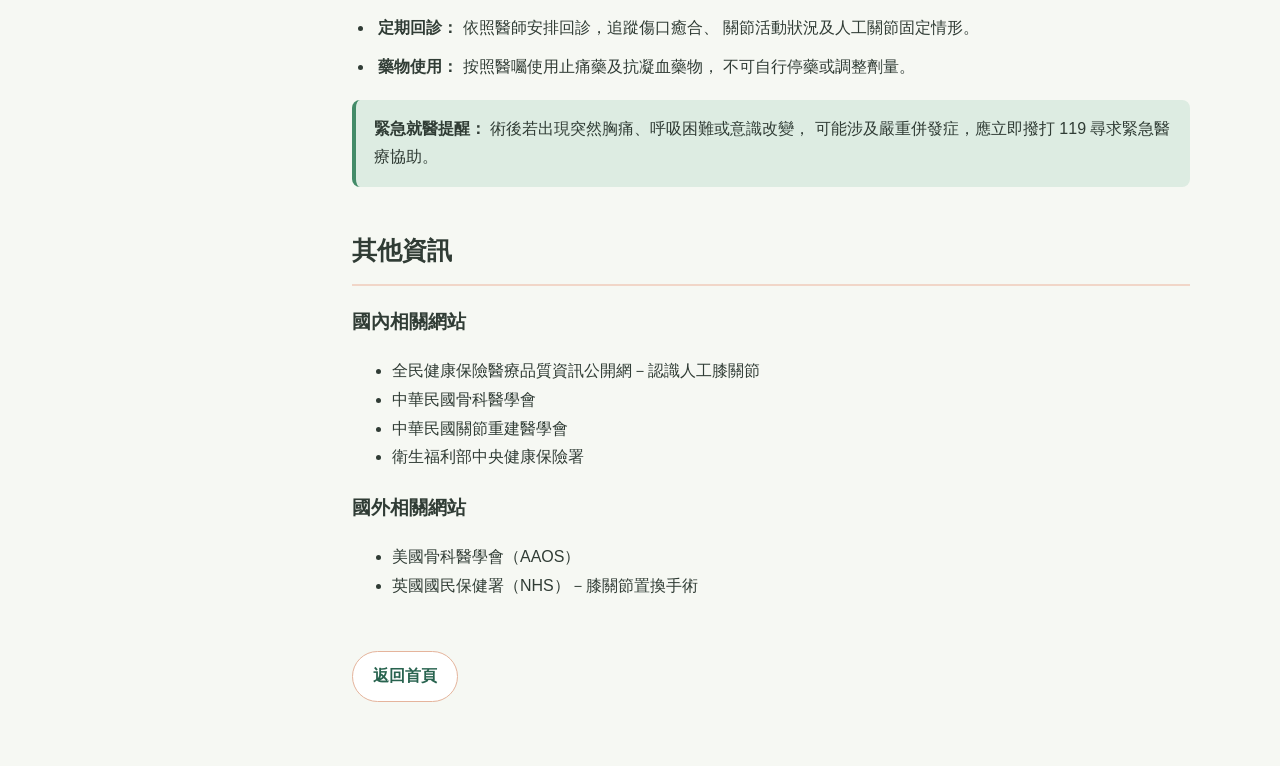
<file: docs/knee-replacement.html>
<!DOCTYPE html>
<html lang="zh-Hant">
<head>
  <meta charset="UTF-8">
  <meta name="viewport" content="width=device-width, initial-scale=1.0">
  <meta name="description" content="認識人工膝關節置換手術、醫療品質指標、術前準備、術後復健、傷口照護及日常生活注意事項，提供民眾實用的健康衛教資訊。">
  <title>人工膝關節手術｜醫療品質與健康衛教資訊</title>
  <link rel="stylesheet" href="../css/style.css">

<!-- 人工膝關節頁面專屬配色 -->
  <style>
    :root {
      --primary: #438B68;
      --primary-dark: #28634F;
      --primary-light: #DDECE2;
      --text: #303C35;
      --muted: #68776D;
      --border: #DCE6DC;
      --background: #F6F8F3;
    }

    /* 主視覺 */
    .knee-hero {
      background: linear-gradient(120deg, #28634F, #438B68);
      color: #ffffff;
    }

    .knee-hero h1 {
      color: #ffffff;
    }

    .knee-hero .eyebrow {
      color: #DDECE2;
    }

    .knee-hero .breadcrumb,
    .knee-hero .breadcrumb a {
      color: #ffffff;
    }

    .knee-hero .container > p {
      color: #ffffff;
    }

    /* 資訊卡片 */
    .info-card,
    .education-card {
      border-color: #DCE6DC;
    }

    .info-card h3,
    .education-card h3 {
      color: #28634F;
    }

    /* 側邊導覽 */
    .side-nav a:hover,
    .side-nav a:focus {
      color: #28634F;
    }

    /* 一般提醒 */
    .knee-note {
      padding: 15px 18px;
      margin-top: 18px;
      background: #DDECE2;
      border-left: 4px solid #438B68;
      border-radius: 8px;
      color: #303C35;
      line-height: 1.8;
    }

    /* 警告提醒 */
    .warning-note {
      padding: 15px 18px;
      margin-top: 16px;
      background: #FFF3E9;
      border-left: 4px solid #D98B50;
      border-radius: 8px;
      line-height: 1.8;
    }

    /* 表格 */
    .table-wrapper {
      width: 100%;
      overflow-x: auto;
    }

    .table-wrapper table {
      min-width: 560px;
      width: 100%;
    }
  </style></head>

<body>

  <main>

    <!-- 主視覺 -->
    <section class="disease-hero knee-hero">
      <div class="container">
        <p class="breadcrumb">
          <a href="../index.html">首頁</a>／人工膝關節手術
        </p>

        <p class="eyebrow">DISEASE & SURGERY INFORMATION</p>

        <h1>人工膝關節手術</h1>

        <p>
          認識人工膝關節置換手術，了解術前準備、
          術後復健與照護方式，掌握醫療品質資訊，
          幫助自己逐步恢復活動能力與生活品質。
        </p>
      </div>
    </section>

    <div class="container page-layout">

      <!-- 側邊目錄 -->
      <aside class="side-nav">
        <h2>本頁內容</h2>
        <a href="#overview">手術介紹</a>
        <a href="#quality">醫療品質資訊</a>
        <a href="#education">健康教育</a>
        <a href="#visit">就醫與照護提醒</a>
        <a href="#info">其他資訊</a>
      </aside>

      <div class="page-content">

        <!-- 一、手術介紹 -->
        <section class="content-section" id="overview">

          <h2>手術介紹</h2>

          <p>
            人工膝關節置換手術（Total Knee Replacement,
            TKR）是針對膝關節嚴重受損患者所進行的手術。
            當膝關節因退化性關節炎、類風濕性關節炎或
            外傷等因素，造成關節軟骨磨損、疼痛及活動受限，
            且經藥物、復健或其他保守治療後仍無法有效改善時，
            醫師可能會評估是否需要進行人工膝關節置換手術。
          </p>

          <p>
            手術主要是移除受損的關節表面，並以人工關節
            元件取代，使膝關節恢復較穩定的活動功能，
            進而減輕疼痛、改善行走能力及提升生活品質。
            是否適合接受手術，仍須由骨科醫師依據患者的
            身體狀況、影像檢查及日常活動需求進行評估。
          </p>

          <div class="info-card">
            <h3>哪些情況可能需要考慮手術？</h3>

            <ul>
              <li>嚴重退化性膝關節炎，造成持續性疼痛。</li>
              <li>膝關節變形，例如明顯的 O 型腿或 X 型腿。</li>
              <li>關節活動範圍受限，影響走路及上下樓梯。</li>
              <li>經藥物治療、復健及其他保守治療後，症狀仍未改善。</li>
              <li>膝關節損傷已嚴重影響日常生活與活動能力。</li>
            </ul>
          </div>

          <div class="knee-note">
            <strong>小提醒：</strong>
            人工膝關節置換手術並非所有膝蓋疼痛患者
            都需要接受的治療方式，應由專業醫師評估
            關節損傷程度及個人健康狀況。
          </div>

        </section>

        <!-- 二、醫療品質資訊 -->
        <section class="content-section" id="quality">

          <h2>醫療品質資訊</h2>

          <div class="info-card">

            <h3>人工膝關節置換手術重要品質指標</h3>

            <p>
              人工膝關節置換手術一般屬於清淨手術，
              術後感染是需要特別注意的併發症。
              除了手術傷口感染，也需要觀察人工關節
              是否發生深部感染，以及患者出院後是否
              因相關問題再次住院。
            </p>

            <div class="table-wrapper">
              <table>
                <thead>
                  <tr>
                    <th>醫療品質指標</th>
                    <th>指標說明</th>
                    <th>品質判讀方向</th>
                  </tr>
                </thead>

                <tbody>
                  <tr>
                    <td>手術傷口感染率（表層感染）</td>
                    <td>
                      手術後 90 天內，手術部位表淺切口
                      發生感染，例如皮膚及皮下組織感染。
                    </td>
                    <td>
                      感染率低於全國或分區平均值，
                      代表該院所此項指標表現相對較好。
                    </td>
                  </tr>

                  <tr>
                    <td>人工關節感染率（深部感染）</td>
                    <td>
                      手術後 90 天內，手術部位深部切口
                      發生感染，例如肌膜及肌肉層等深部組織。
                    </td>
                    <td>
                      感染率低於全國或分區平均值，
                      代表該院所此項指標表現相對較好。
                    </td>
                  </tr>

                  <tr>
                    <td>出院 30 日內相關問題再入院率</td>
                    <td>
                      患者出院後 30 天內，因前次住院
                      相同或相關問題再次住院的比例。
                    </td>
                    <td>
                      再入院率低於全國或分區平均值，
                      代表該院所此項指標表現相對較好。
                    </td>
                  </tr>
                </tbody>
              </table>
            </div>

            <p class="placeholder-note">
              ※ 以上指標依據中央健康保險署公開資訊整理。
              實際數值會依院所及統計期間有所不同，
              可至官方網站查詢各醫療院所的指標表現。
            </p>

          </div>

          <div class="info-card">

            <h3>人工膝關節置換手術的風險與併發症</h3>

            <p>
              人工膝關節置換手術雖然能改善關節疼痛及活動功能，
              但仍可能發生術後併發症。依據健保署衛教資訊，
              人工關節置換術感染率約為 0.3%～1%。
            </p>

            <ul>
              <li><strong>感染：</strong>可能發生手術傷口表層或深部感染，嚴重時可能需要清創或移除人工關節。</li>
              <li><strong>人工關節鬆動：</strong>人工關節與骨骼之間的固定狀態可能隨時間改變。</li>
              <li><strong>人工關節脫位及不穩定：</strong>可能影響關節正常活動與行走功能。</li>
              <li><strong>人工關節磨損或破損：</strong>人工關節使用期間可能逐漸磨損。</li>
              <li><strong>血管及神經損傷：</strong>手術過程可能造成周圍組織損傷。</li>
              <li><strong>血栓及骨折：</strong>術後可能發生靜脈栓塞或周圍骨折等問題。</li>
            </ul>

            <div class="knee-note">
              <strong>重要提醒：</strong>
              若術後出現傷口紅腫、發熱、異常分泌物、
              發燒或疼痛持續加劇，應儘速就醫評估。
            </div>

          </div>

          <div class="info-card">

            <h3>官方醫療品質查詢</h3>

            <p>
              民眾可以透過健保署醫療品質資訊公開網，
              查詢人工膝關節置換手術相關指標，
              作為了解不同醫療院所照護品質的參考。
            </p>

            <ul>
              <li>
                <a href="https://med.nhi.gov.tw/ihqe0000/pep005.html"
                   target="_blank" rel="noopener noreferrer">
                  認識人工膝關節－健保署
                </a>
              </li>

              <li>
                <a href="https://med.nhi.gov.tw/ihqe0000/pep007.html"
                   target="_blank" rel="noopener noreferrer">
                  人工膝關節手術品質指標說明－健保署
                </a>
              </li>

            </ul>

          </div>

        </section>

        <!-- 三、健康教育 -->
        <section class="content-section" id="education">

          <h2>健康教育</h2>

          <div class="education-grid">

            <article class="education-card">
              <h3>術前健康評估與準備</h3>

              <p>
                手術前應接受醫師安排的身體檢查，
                包括血液檢查、心肺功能及相關影像評估。
                主動告知醫師目前使用的藥物、慢性疾病
                及過敏史，並依照醫療團隊指示完成禁食、
                用藥及其他術前準備。
              </p>
            </article>

            <article class="education-card">
              <h3>術後復健與關節活動</h3>

              <p>
                術後應依照醫師及物理治療師的指導，
                逐步進行膝關節彎曲、伸直及下肢肌力訓練。
                配合適當的站立與行走練習，有助於恢復
                關節活動能力及日常生活功能。
              </p>
            </article>

            <article class="education-card">
              <h3>傷口照護與感染預防</h3>

              <p>
                保持手術傷口清潔與乾燥，依照醫療人員
                指示更換敷料及照顧傷口。避免自行塗抹
                未經醫師指示的藥物，並持續觀察是否有
                紅腫、疼痛加劇或異常分泌物等感染徵兆。
              </p>
            </article>

            <article class="education-card">
              <h3>預防血栓與促進循環</h3>

              <p>
                手術後活動量可能暫時下降，應依照醫療
                團隊指示進行腳踝幫浦運動及適當活動。
                必要時配合醫師安排的抗凝血藥物或
                加壓裝置，以降低靜脈血栓形成的風險。
              </p>
            </article>

          </div>

          <div class="info-card">

            <h3>術後日常生活注意事項</h3>

            <ul>
              <li><strong>行走輔助：</strong>依照復健進度使用助行器或拐杖，避免過早獨立行走。</li>

              <li><strong>居家安全：</strong>浴室加裝扶手及防滑設備，移除地面雜物，降低跌倒風險。</li>

              <li><strong>適當運動：</strong>依照醫師及復健人員建議，循序漸進增加活動量。</li>

              <li><strong>飲食營養：</strong>維持均衡飲食，攝取足夠蛋白質及營養，協助身體修復。</li>

              <li><strong>避免過度負荷：</strong>避免未經評估的劇烈運動或突然增加膝關節負重。</li>
            </ul>

          </div>

        </section>

        <!-- 四、就醫與照護提醒 -->
        <section class="content-section" id="visit">

          <h2>就醫與照護提醒</h2>

          <ul class="check-list">

            <li>
              <b>術前評估：</b>
              手術前應與骨科醫師討論手術必要性、
              預期效果及可能風險，並配合完成相關檢查。
            </li>

            <li>
              <b>傷口異常：</b>
              若手術傷口出現紅腫、發熱、膿樣分泌物、
              發燒或疼痛持續加劇，應儘速就醫。
            </li>

            <li>
              <b>血栓警訊：</b>
              若出現單側小腿明顯腫脹、疼痛或發熱，
              應立即就醫；若突然呼吸困難、胸痛或昏厥，
              應立即尋求緊急醫療協助。
            </li>

            <li>
              <b>規律復健：</b>
              依照醫師及物理治療師安排的復健計畫，
              持續進行關節活動與肌力訓練，
              不宜自行增加運動強度。
            </li>

            <li>
              <b>定期回診：</b>
              依照醫師安排回診，追蹤傷口癒合、
              關節活動狀況及人工關節固定情形。
            </li>

            <li>
              <b>藥物使用：</b>
              按照醫囑使用止痛藥及抗凝血藥物，
              不可自行停藥或調整劑量。
            </li>

          </ul>

          <div class="knee-note">
            <strong>緊急就醫提醒：</strong>
            術後若出現突然胸痛、呼吸困難或意識改變，
            可能涉及嚴重併發症，應立即撥打 119
            尋求緊急醫療協助。
          </div>

        </section>

        <!-- 五、其他資訊 -->
        <section class="content-section" id="info">

          <h2>其他資訊</h2>

          <h3>國內相關網站</h3>

          <ul>
            <li>
              <a href="https://med.nhi.gov.tw/ihqe0000/pep005.html"
                 target="_blank" rel="noopener noreferrer">
                全民健康保險醫療品質資訊公開網－認識人工膝關節
              </a>
            </li>

            <li>
              <a href="https://www.bone.org.tw/"
                 target="_blank" rel="noopener noreferrer">
                中華民國骨科醫學會
              </a>
            </li>

            <li>
              <a href="https://www.jrs.org.tw/"
                 target="_blank" rel="noopener noreferrer">
                中華民國關節重建醫學會
              </a>
            </li>

            <li>
              <a href="https://www.nhi.gov.tw/"
                 target="_blank" rel="noopener noreferrer">
                衛生福利部中央健康保險署
              </a>
            </li>
          </ul>

          <h3>國外相關網站</h3>

          <ul>
            <li>
              <a href="https://orthoinfo.aaos.org/"
                 target="_blank" rel="noopener noreferrer">
                美國骨科醫學會（AAOS）
              </a>
            </li>

            <li>
              <a href="https://www.nhs.uk/conditions/knee-replacement/"
                 target="_blank" rel="noopener noreferrer">
                英國國民保健署（NHS）－膝關節置換手術
              </a>
            </li>
          </ul>

        </section>
		<div class="back-link">
          <a class="button button-secondary" href="../index.html">返回首頁</a>
        </div>
      </div>
    </div>
  </main>
</body>
</html>
</file>
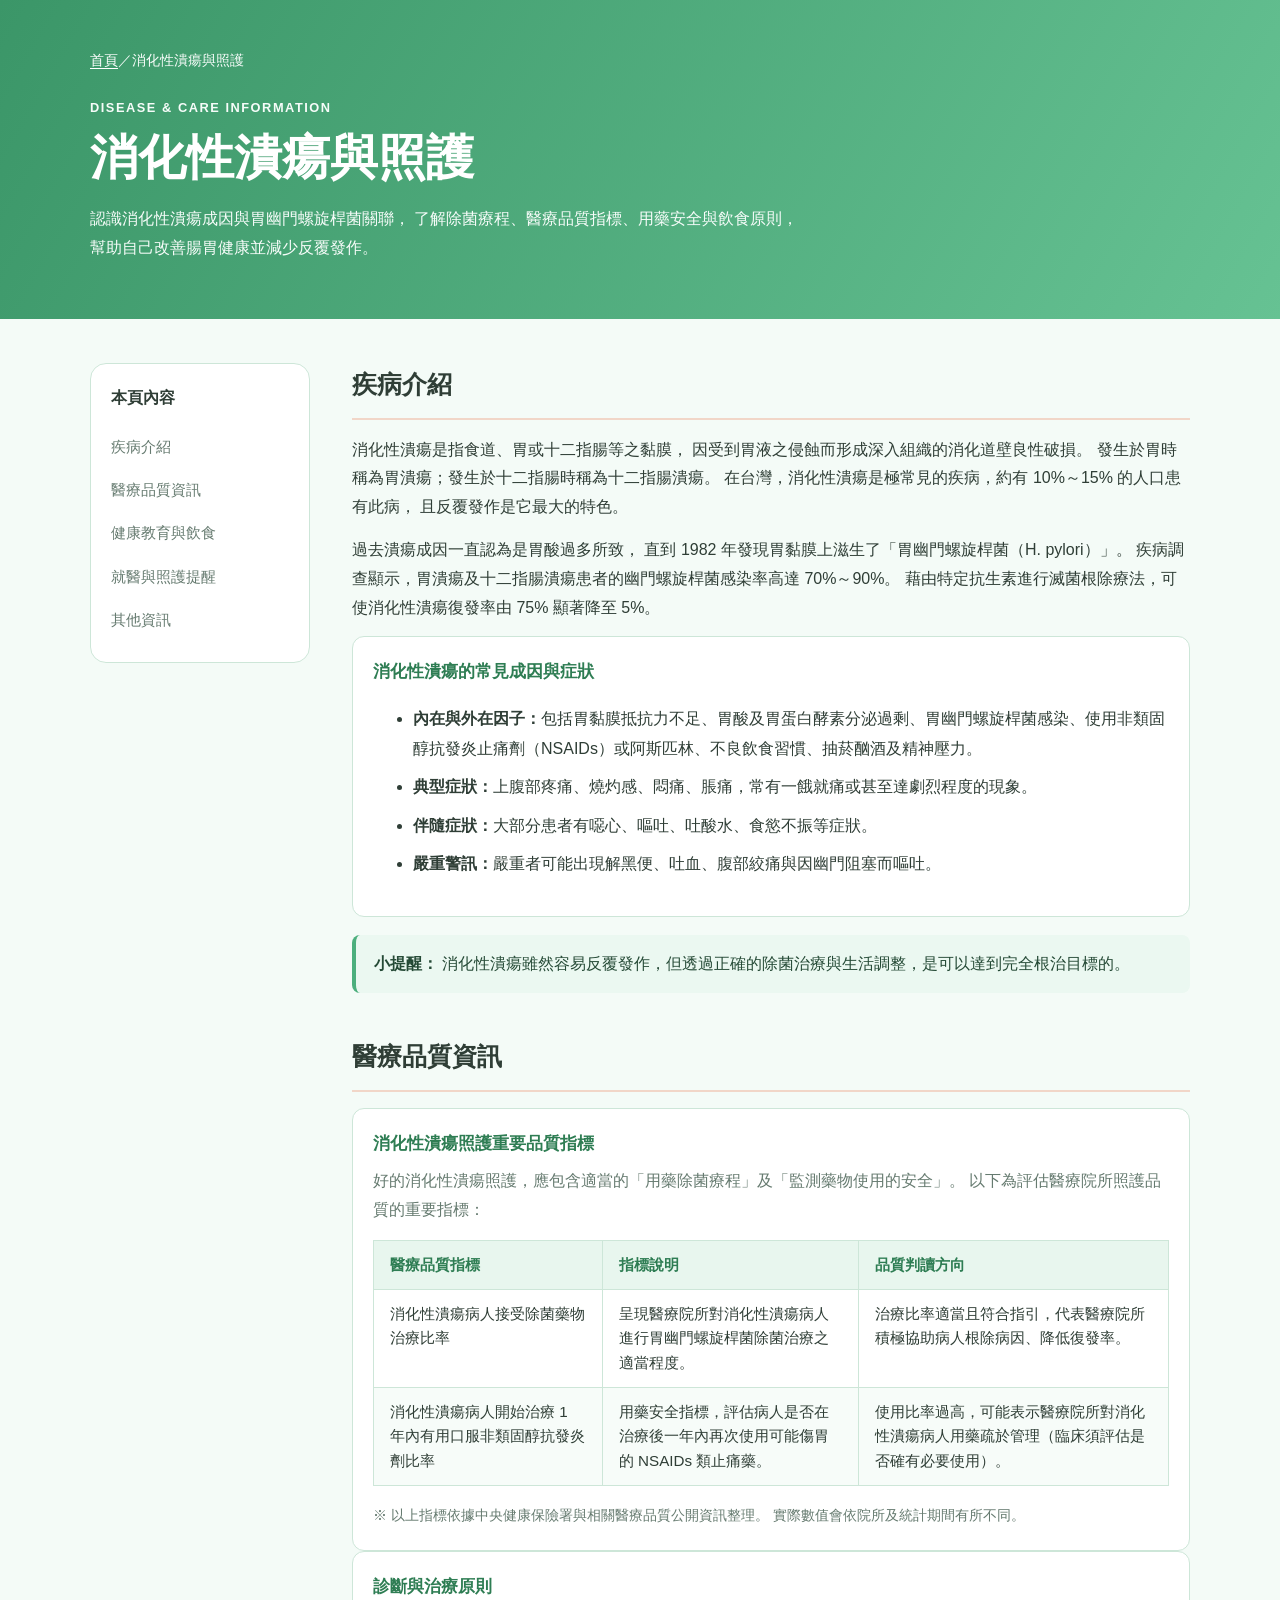
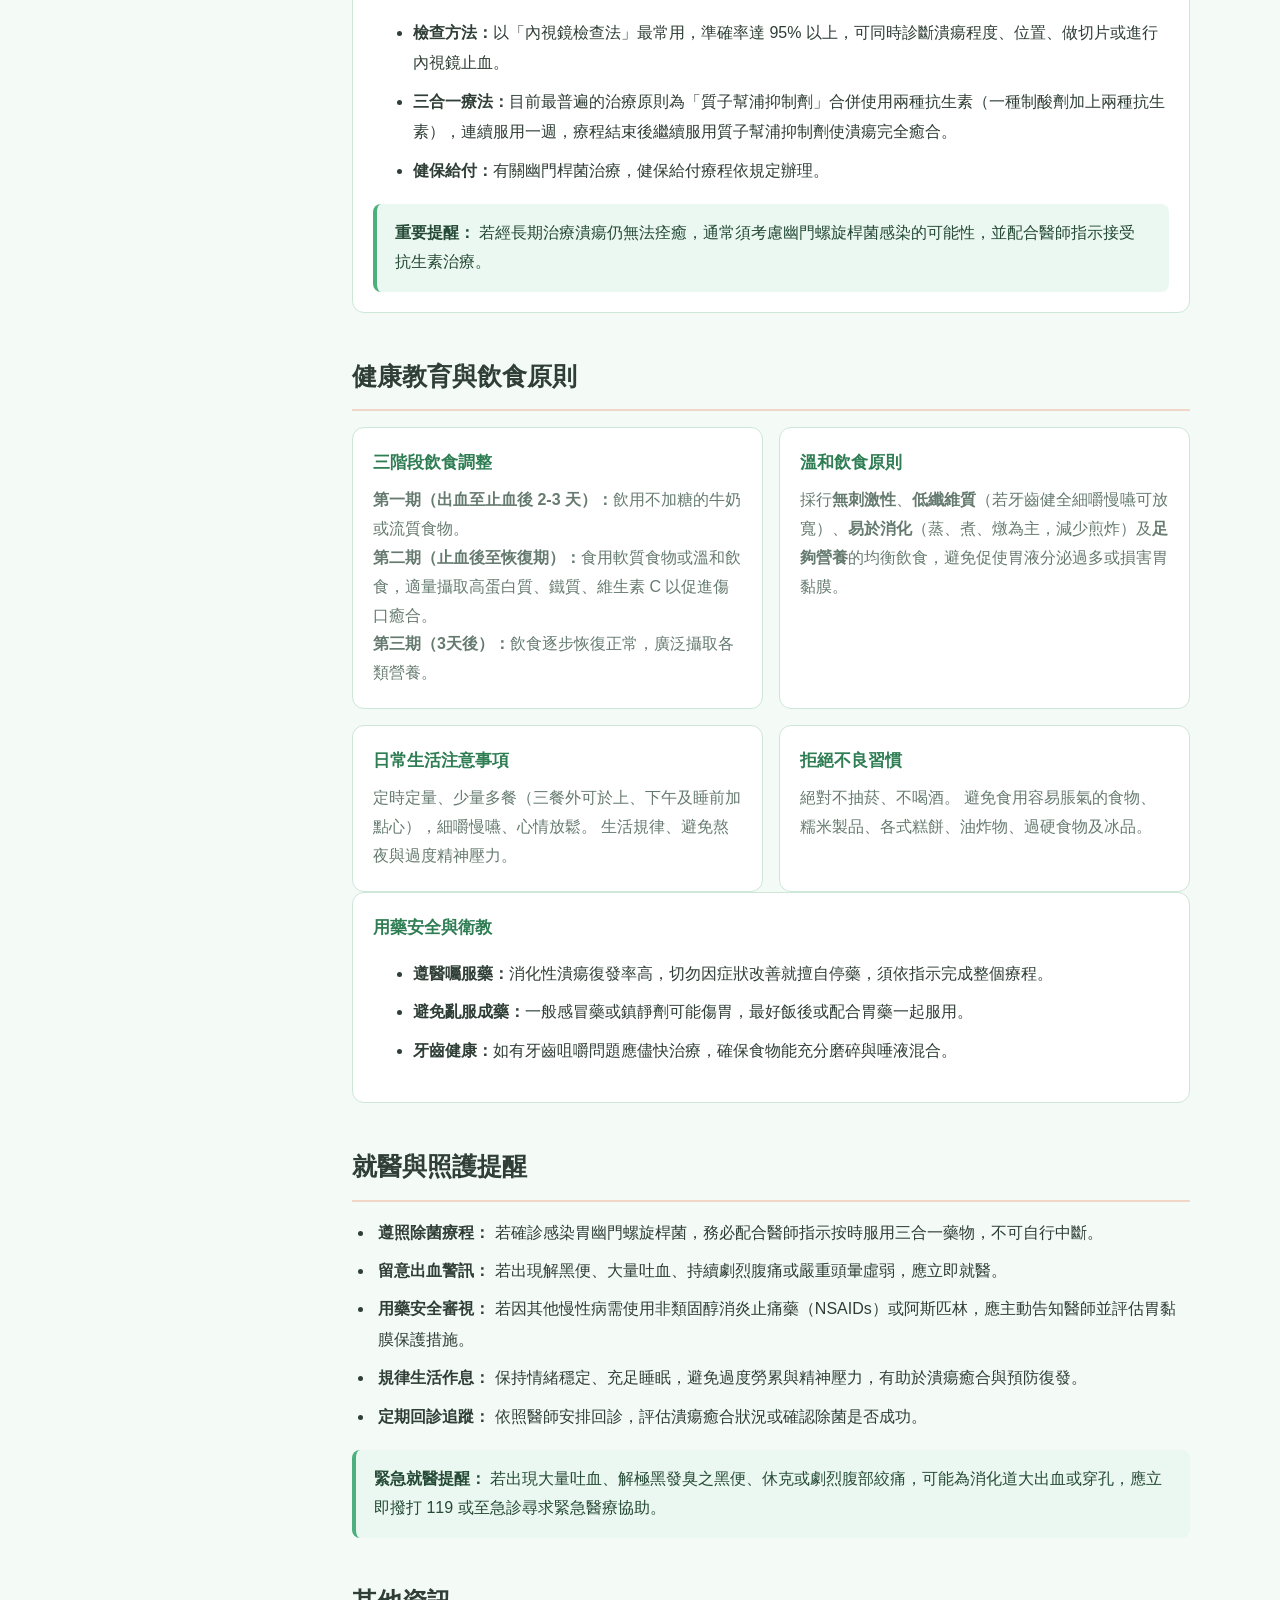
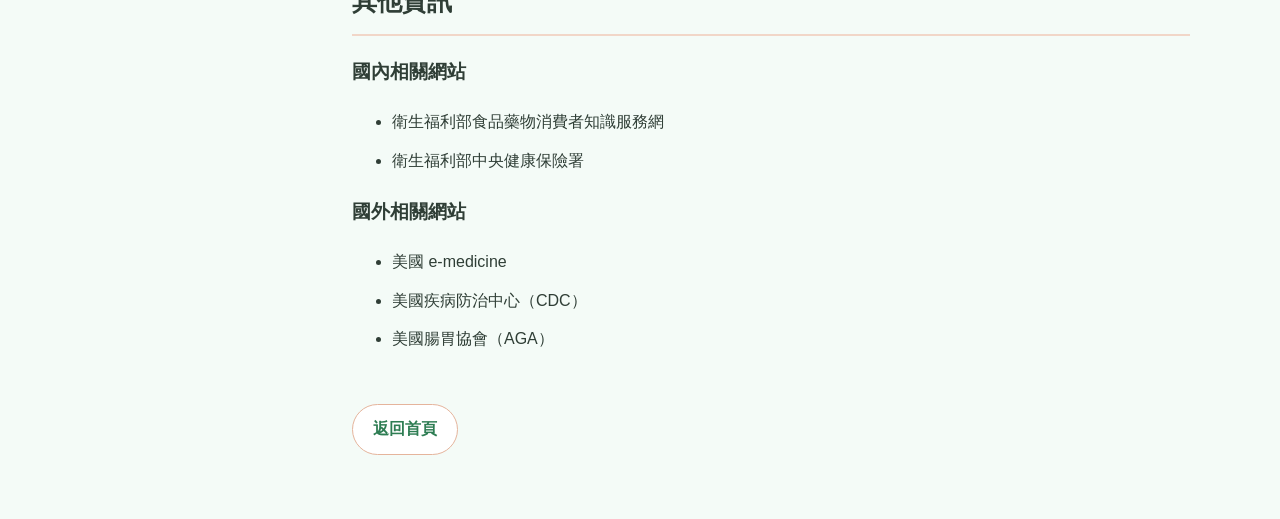
<file: docs/peptic-ulcer.html>
<!DOCTYPE html>
<html lang="zh-Hant">
<head>
  <meta charset="UTF-8">
  <meta name="viewport" content="width=device-width, initial-scale=1.0">
  <meta name="description" content="認識消化性潰瘍、胃幽門螺旋桿菌除菌療程、醫療品質指標、用藥安全、飲食原則及日常照護注意事項，提供民眾實用的健康衛教資訊。">
  <title>消化性潰瘍與照護｜醫療品質與健康衛教資訊</title>
  <link rel="stylesheet" href="../css/style.css">

  <!-- 消化性潰瘍頁面專屬配色（淺綠色系）與表格修復 -->
  <style>
    :root {
      --primary: #4caf7d;
      --primary-dark: #2e7d53;
      --primary-light: #e8f6ee;
      --text: #2f3e36;
      --muted: #667b70;
      --border: #cde6d8;
      --background: #f4fbf7;
    }

    /* 主視覺：專屬淺綠色漸層 */
    .ulcer-hero {
      background: linear-gradient(120deg, #3b9668, #66c293);
      color: #ffffff;
    }

    .ulcer-hero h1 {
      color: #ffffff;
    }

    .ulcer-hero .eyebrow {
      color: #e2f7ec;
    }

    .ulcer-hero .breadcrumb,
    .ulcer-hero .breadcrumb a {
      color: #ffffff;
    }

    .ulcer-hero .container > p {
      color: #f6fcf9;
    }

    /* 資訊卡片標題配色 */
    .info-card h3,
    .education-card h3 {
      color: #2e7d53;
    }

    .side-nav a:hover,
    .side-nav a:focus {
      color: #2e7d53;
    }

    .info-card,
    .education-card {
      border-color: #cde6d8;
    }

    .ulcer-note {
      padding: 15px 18px;
      margin-top: 18px;
      background: #ebf8f1;
      border-left: 4px solid #4caf7d;
      border-radius: 8px;
      color: #254a36;
      line-height: 1.8;
    }

    .warning-note {
      padding: 15px 18px;
      margin-top: 16px;
      background: #fff4ed;
      border-left: 4px solid #df9465;
      border-radius: 8px;
      line-height: 1.8;
    }

    /* 徹底修復表格排版與欄位寬度、格線問題 */
    .table-wrapper {
      width: 100%;
      overflow-x: auto;
      margin-top: 15px;
      margin-bottom: 15px;
    }

    .table-wrapper table {
      min-width: 650px;
      width: 100%;
      border-collapse: collapse;
      table-layout: auto;
    }

    .table-wrapper th,
    .table-wrapper td {
      padding: 12px 16px;
      text-align: left;
      vertical-align: top;
      border: 1px solid var(--border);
      font-size: 0.95rem;
      line-height: 1.6;
    }

    .table-wrapper th {
      background-color: var(--primary-light);
      color: var(--primary-dark);
      font-weight: 600;
      white-space: nowrap;
    }

    .table-wrapper tr:nth-child(even) {
      background-color: #f7fcf9;
    }

    .content-section ul li {
      line-height: 1.9;
      margin-bottom: 8px;
    }
  </style>
</head>

<body>

  <!-- 頁首 -->
  <main>

    <!-- 主視覺 -->
    <section class="disease-hero ulcer-hero">
      <div class="container">
        <p class="breadcrumb">
          <a href="../index.html">首頁</a>／消化性潰瘍與照護
        </p>

        <p class="eyebrow">DISEASE & CARE INFORMATION</p>

        <h1>消化性潰瘍與照護</h1>

        <p>
          認識消化性潰瘍成因與胃幽門螺旋桿菌關聯，
          了解除菌療程、醫療品質指標、用藥安全與飲食原則，
          幫助自己改善腸胃健康並減少反覆發作。
        </p>
      </div>
    </section>

    <div class="container page-layout">

      <!-- 側邊目錄 -->
      <aside class="side-nav">
        <h2>本頁內容</h2>
        <a href="#overview">疾病介紹</a>
        <a href="#quality">醫療品質資訊</a>
        <a href="#education">健康教育與飲食</a>
        <a href="#visit">就醫與照護提醒</a>
        <a href="#info">其他資訊</a>
      </aside>

      <div class="page-content">

        <!-- 一、疾病介紹 -->
        <section class="content-section" id="overview">

          <h2>疾病介紹</h2>

          <p>
            消化性潰瘍是指食道、胃或十二指腸等之黏膜，
            因受到胃液之侵蝕而形成深入組織的消化道壁良性破損。
            發生於胃時稱為胃潰瘍；發生於十二指腸時稱為十二指腸潰瘍。
            在台灣，消化性潰瘍是極常見的疾病，約有 10%～15% 的人口患有此病，
            且反覆發作是它最大的特色。
          </p>

          <p>
            過去潰瘍成因一直認為是胃酸過多所致，
            直到 1982 年發現胃黏膜上滋生了「胃幽門螺旋桿菌（H. pylori）」。
            疾病調查顯示，胃潰瘍及十二指腸潰瘍患者的幽門螺旋桿菌感染率高達 70%～90%。
            藉由特定抗生素進行滅菌根除療法，可使消化性潰瘍復發率由 75% 顯著降至 5%。
          </p>

          <div class="info-card">
            <h3>消化性潰瘍的常見成因與症狀</h3>

            <ul>
              <li><strong>內在與外在因子：</strong>包括胃黏膜抵抗力不足、胃酸及胃蛋白酵素分泌過剩、胃幽門螺旋桿菌感染、使用非類固醇抗發炎止痛劑（NSAIDs）或阿斯匹林、不良飲食習慣、抽菸酗酒及精神壓力。</li>
              <li><strong>典型症狀：</strong>上腹部疼痛、燒灼感、悶痛、脹痛，常有一餓就痛或甚至達劇烈程度的現象。</li>
              <li><strong>伴隨症狀：</strong>大部分患者有噁心、嘔吐、吐酸水、食慾不振等症狀。</li>
              <li><strong>嚴重警訊：</strong>嚴重者可能出現解黑便、吐血、腹部絞痛與因幽門阻塞而嘔吐。</li>
            </ul>
          </div>

          <div class="ulcer-note">
            <strong>小提醒：</strong>
            消化性潰瘍雖然容易反覆發作，但透過正確的除菌治療與生活調整，是可以達到完全根治目標的。
          </div>

        </section>

        <!-- 二、醫療品質資訊 -->
        <section class="content-section" id="quality">

          <h2>醫療品質資訊</h2>

          <div class="info-card">

            <h3>消化性潰瘍照護重要品質指標</h3>

            <p>
              好的消化性潰瘍照護，應包含適當的「用藥除菌療程」及「監測藥物使用的安全」。
              以下為評估醫療院所照護品質的重要指標：
            </p>

            <div class="table-wrapper">
              <table>
                <thead>
                  <tr>
                    <th>醫療品質指標</th>
                    <th>指標說明</th>
                    <th>品質判讀方向</th>
                  </tr>
                </thead>

                <tbody>
                  <tr>
                    <td>消化性潰瘍病人接受除菌藥物治療比率</td>
                    <td>
                      呈現醫療院所對消化性潰瘍病人進行胃幽門螺旋桿菌除菌治療之適當程度。
                    </td>
                    <td>
                      治療比率適當且符合指引，代表醫療院所積極協助病人根除病因、降低復發率。
                    </td>
                  </tr>

                  <tr>
                    <td>消化性潰瘍病人開始治療 1 年內有用口服非類固醇抗發炎劑比率</td>
                    <td>
                      用藥安全指標，評估病人是否在治療後一年內再次使用可能傷胃的 NSAIDs 類止痛藥。
                    </td>
                    <td>
                      使用比率過高，可能表示醫療院所對消化性潰瘍病人用藥疏於管理（臨床須評估是否確有必要使用）。
                    </td>
                  </tr>
                </tbody>
              </table>
            </div>

            <p class="placeholder-note">
              ※ 以上指標依據中央健康保險署與相關醫療品質公開資訊整理。
              實際數值會依院所及統計期間有所不同。
            </p>

          </div>

          <div class="info-card">

            <h3>診斷與治療原則</h3>

            <ul>
              <li><strong>檢查方法：</strong>以「內視鏡檢查法」最常用，準確率達 95% 以上，可同時診斷潰瘍程度、位置、做切片或進行內視鏡止血。</li>
              <li><strong>三合一療法：</strong>目前最普遍的治療原則為「質子幫浦抑制劑」合併使用兩種抗生素（一種制酸劑加上兩種抗生素），連續服用一週，療程結束後繼續服用質子幫浦抑制劑使潰瘍完全癒合。</li>
              <li><strong>健保給付：</strong>有關幽門桿菌治療，健保給付療程依規定辦理。</li>
            </ul>

            <div class="ulcer-note">
              <strong>重要提醒：</strong>
              若經長期治療潰瘍仍無法痊癒，通常須考慮幽門螺旋桿菌感染的可能性，並配合醫師指示接受抗生素治療。
            </div>

          </div>

        </section>

        <!-- 三、健康教育與飲食原則 -->
        <section class="content-section" id="education">

          <h2>健康教育與飲食原則</h2>

          <div class="education-grid">

            <article class="education-card">
              <h3>三階段飲食調整</h3>

              <p>
                <strong>第一期（出血至止血後 2-3 天）：</strong>飲用不加糖的牛奶或流質食物。<br>
                <strong>第二期（止血後至恢復期）：</strong>食用軟質食物或溫和飲食，適量攝取高蛋白質、鐵質、維生素 C 以促進傷口癒合。<br>
                <strong>第三期（3天後）：</strong>飲食逐步恢復正常，廣泛攝取各類營養。
              </p>
            </article>

            <article class="education-card">
              <h3>溫和飲食原則</h3>

              <p>
                採行<strong>無刺激性</strong>、<strong>低纖維質</strong>（若牙齒健全細嚼慢嚥可放寬）、<strong>易於消化</strong>（蒸、煮、燉為主，減少煎炸）及<strong>足夠營養</strong>的均衡飲食，避免促使胃液分泌過多或損害胃黏膜。
              </p>
            </article>

            <article class="education-card">
              <h3>日常生活注意事項</h3>

              <p>
                定時定量、少量多餐（三餐外可於上、下午及睡前加點心），細嚼慢嚥、心情放鬆。
                生活規律、避免熬夜與過度精神壓力。
              </p>
            </article>

            <article class="education-card">
              <h3>拒絕不良習慣</h3>

              <p>
                絕對不抽菸、不喝酒。
                避免食用容易脹氣的食物、糯米製品、各式糕餅、油炸物、過硬食物及冰品。
              </p>
            </article>

          </div>

          <div class="info-card">

            <h3>用藥安全與衛教</h3>

            <ul>
              <li><strong>遵醫囑服藥：</strong>消化性潰瘍復發率高，切勿因症狀改善就擅自停藥，須依指示完成整個療程。</li>
              <li><strong>避免亂服成藥：</strong>一般感冒藥或鎮靜劑可能傷胃，最好飯後或配合胃藥一起服用。</li>
              <li><strong>牙齒健康：</strong>如有牙齒咀嚼問題應儘快治療，確保食物能充分磨碎與唾液混合。</li>
            </ul>

          </div>

        </section>

        <!-- 四、就醫與照護提醒 -->
        <section class="content-section" id="visit">

          <h2>就醫與照護提醒</h2>

          <ul class="check-list">

            <li>
              <b>遵照除菌療程：</b>
              若確診感染胃幽門螺旋桿菌，務必配合醫師指示按時服用三合一藥物，不可自行中斷。
            </li>

            <li>
              <b>留意出血警訊：</b>
              若出現解黑便、大量吐血、持續劇烈腹痛或嚴重頭暈虛弱，應立即就醫。
            </li>

            <li>
              <b>用藥安全審視：</b>
              若因其他慢性病需使用非類固醇消炎止痛藥（NSAIDs）或阿斯匹林，應主動告知醫師並評估胃黏膜保護措施。
            </li>

            <li>
              <b>規律生活作息：</b>
              保持情緒穩定、充足睡眠，避免過度勞累與精神壓力，有助於潰瘍癒合與預防復發。
            </li>

            <li>
              <b>定期回診追蹤：</b>
              依照醫師安排回診，評估潰瘍癒合狀況或確認除菌是否成功。
            </li>

          </ul>

          <div class="ulcer-note">
            <strong>緊急就醫提醒：</strong>
            若出現大量吐血、解極黑發臭之黑便、休克或劇烈腹部絞痛，可能為消化道大出血或穿孔，應立即撥打 119 或至急診尋求緊急醫療協助。
          </div>

        </section>

        <!-- 五、其他資訊 -->
        <section class="content-section" id="info">

          <h2>其他資訊</h2>

          <h3>國內相關網站</h3>

          <ul>
            <li>
              <a href="https://consumer.fda.gov.tw/Pages/List.aspx?nodeID=147"
                 target="_blank" rel="noopener noreferrer">
                衛生福利部食品藥物消費者知識服務網
              </a>
            </li>

            <li>
              <a href="https://www.nhi.gov.tw/"
                 target="_blank" rel="noopener noreferrer">
                衛生福利部中央健康保險署
              </a>
            </li>
          </ul>

          <h3>國外相關網站</h3>

          <ul>
            <li>
              <a href="https://emedicine.medscape.com/"
                 target="_blank" rel="noopener noreferrer">
                美國 e-medicine
              </a>
            </li>

            <li>
              <a href="https://www.cdc.gov/"
                 target="_blank" rel="noopener noreferrer">
                美國疾病防治中心（CDC）
              </a>
            </li>

            <li>
              <a href="https://gastro.org/"
                 target="_blank" rel="noopener noreferrer">
                美國腸胃協會（AGA）
              </a>
            </li>
          </ul>

        </section>

        <div class="back-link">
          <a class="button button-secondary" href="../index.html">返回首頁</a>
        </div>

      </div>
    </div>
  </main>
</body>
</html>
</file>
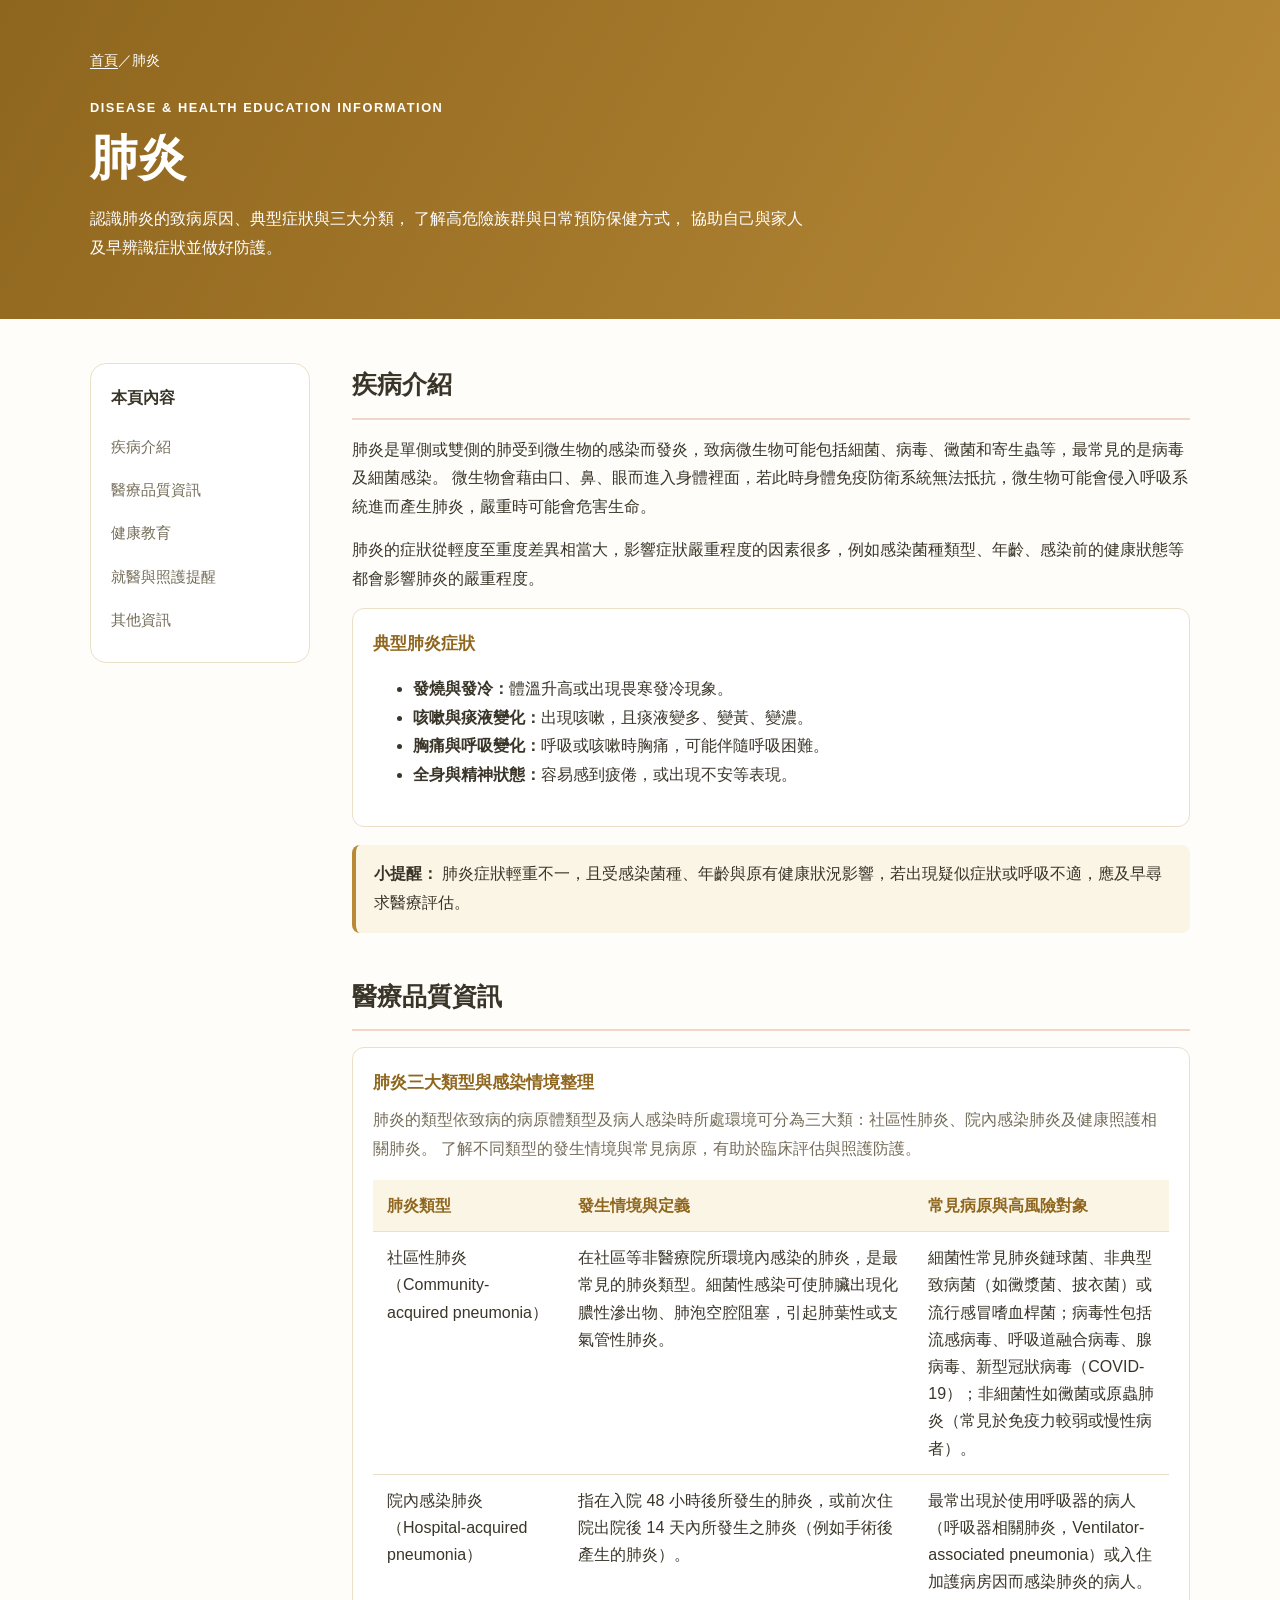
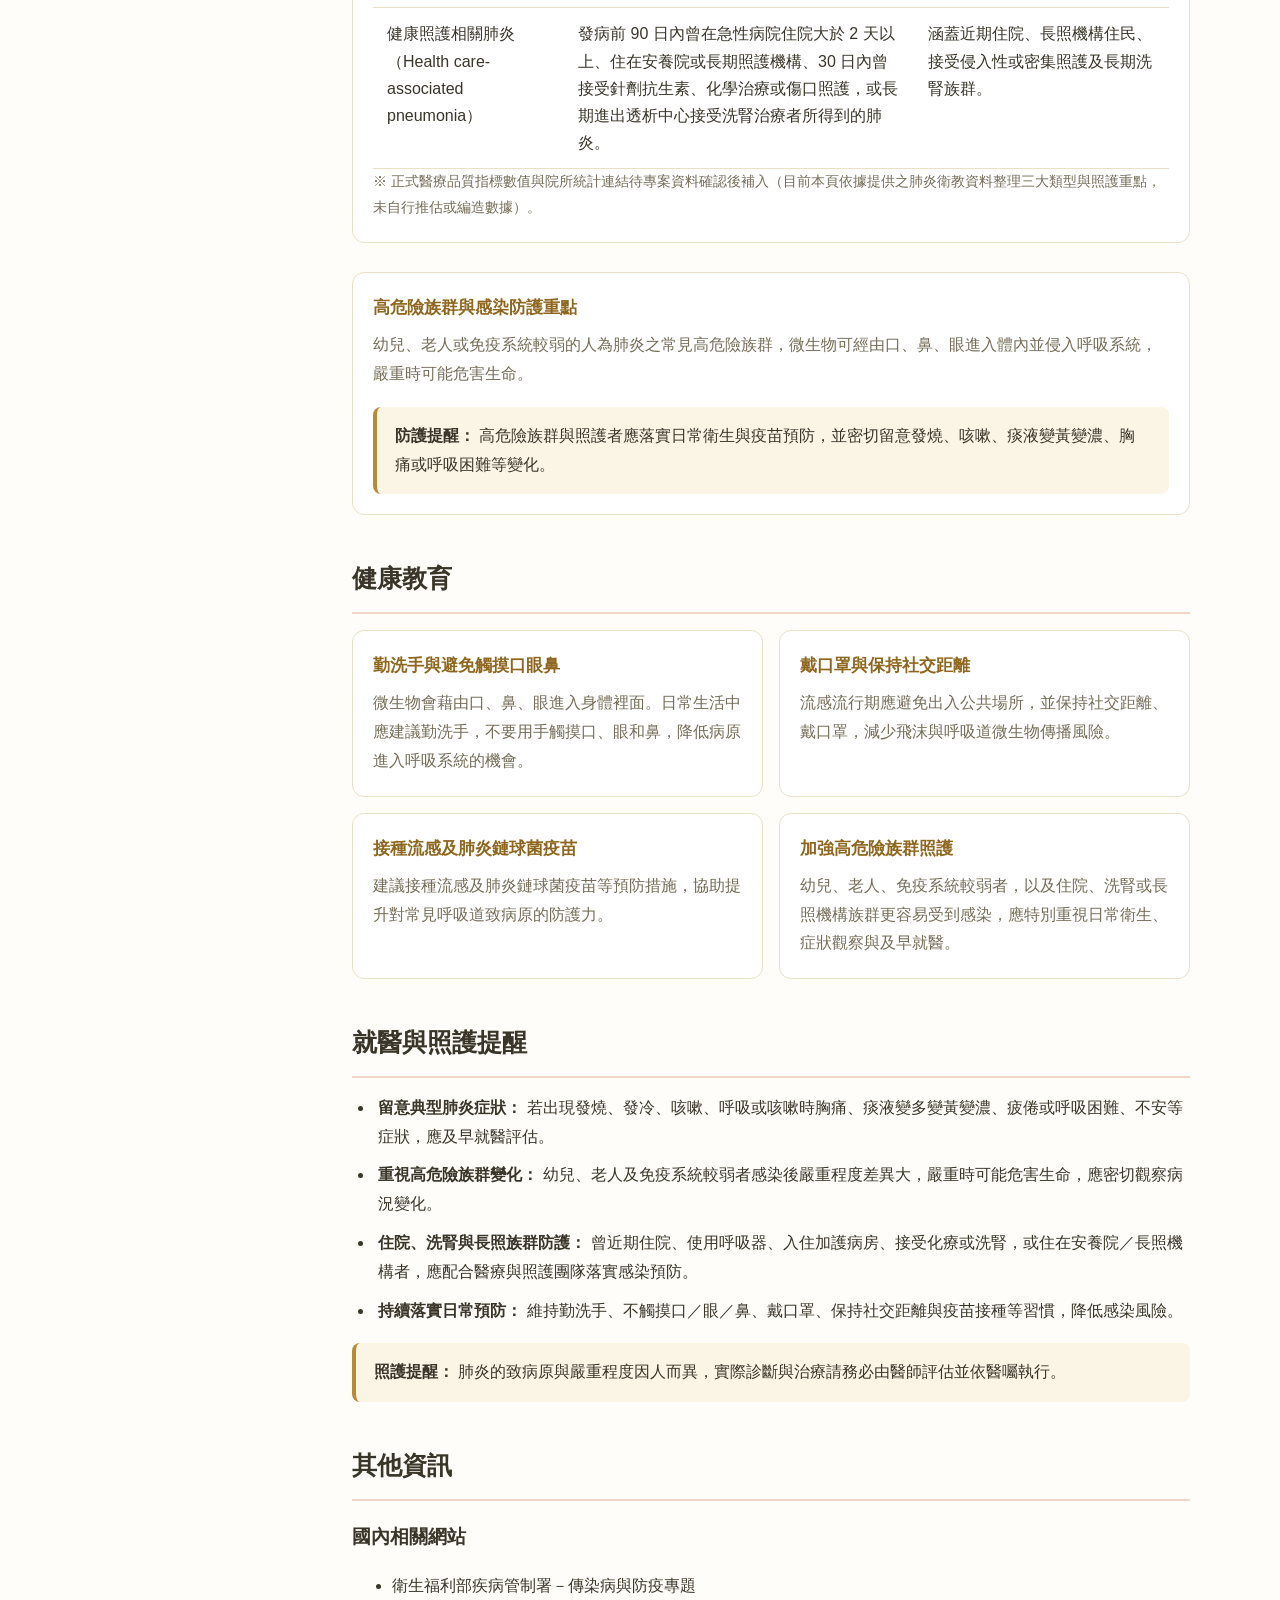
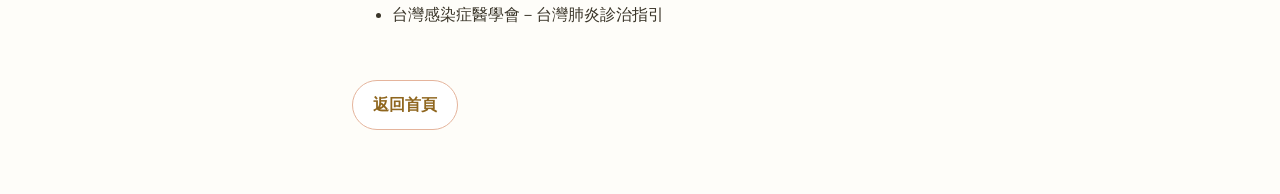
<file: docs/pneumonia.html>
<!DOCTYPE html>
<html lang="zh-Hant">
<head>
  <meta charset="UTF-8">
  <meta name="viewport" content="width=device-width, initial-scale=1.0">
  <meta name="description" content="認識肺炎、典型症狀、三大肺炎類型（社區性肺炎、院內感染肺炎、健康照護相關肺炎）、高危險族群、預防方式及相關衛教資訊。">
  <title>肺炎｜醫療品質與健康衛教資訊</title>
  <link rel="stylesheet" href="../css/style.css">

  <!-- 肺炎頁面專屬柔和米黃色系 -->
  <style>
    :root {
      --primary: #B88A38;
      --primary-dark: #8F661E;
      --primary-light: #FBF5E6;
      --text: #3A3529;
      --muted: #756D59;
      --border: #EAE0C8;
      --background: #FEFDF9;
    }

    /* 主視覺 */
    .pneumonia-hero {
      background: linear-gradient(120deg, #8F661E, #B88A38);
      color: #ffffff;
    }

    .pneumonia-hero h1 {
      color: #ffffff;
    }

    .pneumonia-hero .eyebrow {
      color: #FBF5E6;
    }

    .pneumonia-hero .breadcrumb,
    .pneumonia-hero .breadcrumb a {
      color: #ffffff;
    }

    .pneumonia-hero .container > p {
      color: #ffffff;
    }

    /* 資訊卡片 */
    .info-card,
    .education-card {
      border-color: #EAE0C8;
    }

    .info-card h3,
    .education-card h3 {
      color: #8F661E;
    }

    /* 側邊導覽 */
    .side-nav a:hover,
    .side-nav a:focus {
      color: #8F661E;
    }

    /* 一般提醒（統一柔和米黃色系） */
    .pneumonia-note {
      padding: 15px 18px;
      margin-top: 18px;
      background: #FBF5E6;
      border-left: 4px solid #B88A38;
      border-radius: 8px;
      color: #3A3529;
      line-height: 1.8;
    }

    /* 表格檢查與修正 */
    .table-wrapper {
      width: 100%;
      overflow-x: auto;
      -webkit-overflow-scrolling: touch;
      margin-top: 16px;
    }

    .table-wrapper table {
      min-width: 560px;
      width: 100%;
      border-collapse: collapse;
      table-layout: fixed;
      box-sizing: border-box;
    }

    .table-wrapper th,
    .table-wrapper td {
      padding: 12px 14px;
      text-align: left;
      vertical-align: top;
      border-bottom: 1px solid #EAE0C8;
      word-wrap: break-word;
      overflow-wrap: break-word;
      word-break: break-word;
      box-sizing: border-box;
      line-height: 1.7;
    }

    .table-wrapper th {
      background: #FBF5E6;
      color: #8F661E;
      font-weight: 700;
    }

    .table-wrapper th:nth-child(1),
    .table-wrapper td:nth-child(1) {
      width: 24%;
    }

    .table-wrapper th:nth-child(2),
    .table-wrapper td:nth-child(2) {
      width: 44%;
    }

    .table-wrapper th:nth-child(3),
    .table-wrapper td:nth-child(3) {
      width: 32%;
    }
  </style>
</head>

<body>

  <main>

    <!-- 主視覺 -->
    <section class="disease-hero pneumonia-hero">
      <div class="container">
        <p class="breadcrumb">
          <a href="../index.html">首頁</a>／肺炎
        </p>

        <p class="eyebrow">DISEASE &amp; HEALTH EDUCATION INFORMATION</p>

        <h1>肺炎</h1>

        <p>
          認識肺炎的致病原因、典型症狀與三大分類，
          了解高危險族群與日常預防保健方式，
          協助自己與家人及早辨識症狀並做好防護。
        </p>
      </div>
    </section>

    <div class="container page-layout">

      <!-- 側邊目錄 -->
      <aside class="side-nav">
        <h2>本頁內容</h2>
        <a href="#overview">疾病介紹</a>
        <a href="#quality">醫療品質資訊</a>
        <a href="#education">健康教育</a>
        <a href="#visit">就醫與照護提醒</a>
        <a href="#info">其他資訊</a>
      </aside>

      <div class="page-content">

        <!-- 一、疾病介紹 -->
        <section class="content-section" id="overview">

          <h2>疾病介紹</h2>

          <p>
            肺炎是單側或雙側的肺受到微生物的感染而發炎，致病微生物可能包括細菌、病毒、黴菌和寄生蟲等，最常見的是病毒及細菌感染。
            微生物會藉由口、鼻、眼而進入身體裡面，若此時身體免疫防衛系統無法抵抗，微生物可能會侵入呼吸系統進而產生肺炎，嚴重時可能會危害生命。
          </p>

          <p>
            肺炎的症狀從輕度至重度差異相當大，影響症狀嚴重程度的因素很多，例如感染菌種類型、年齡、感染前的健康狀態等都會影響肺炎的嚴重程度。
          </p>

          <div class="info-card">
            <h3>典型肺炎症狀</h3>

            <ul>
              <li><strong>發燒與發冷：</strong>體溫升高或出現畏寒發冷現象。</li>
              <li><strong>咳嗽與痰液變化：</strong>出現咳嗽，且痰液變多、變黃、變濃。</li>
              <li><strong>胸痛與呼吸變化：</strong>呼吸或咳嗽時胸痛，可能伴隨呼吸困難。</li>
              <li><strong>全身與精神狀態：</strong>容易感到疲倦，或出現不安等表現。</li>
            </ul>
          </div>

          <div class="pneumonia-note">
            <strong>小提醒：</strong>
            肺炎症狀輕重不一，且受感染菌種、年齡與原有健康狀況影響，若出現疑似症狀或呼吸不適，應及早尋求醫療評估。
          </div>

        </section>

        <!-- 二、醫療品質資訊 -->
        <section class="content-section" id="quality">

          <h2>醫療品質資訊</h2>

          <div class="info-card">

            <h3>肺炎三大類型與感染情境整理</h3>

            <p>
              肺炎的類型依致病的病原體類型及病人感染時所處環境可分為三大類：社區性肺炎、院內感染肺炎及健康照護相關肺炎。
              了解不同類型的發生情境與常見病原，有助於臨床評估與照護防護。
            </p>

            <div class="table-wrapper">
              <table>
                <thead>
                  <tr>
                    <th>肺炎類型</th>
                    <th>發生情境與定義</th>
                    <th>常見病原與高風險對象</th>
                  </tr>
                </thead>

                <tbody>
                  <tr>
                    <td>社區性肺炎<br>（Community-acquired pneumonia）</td>
                    <td>
                      在社區等非醫療院所環境內感染的肺炎，是最常見的肺炎類型。細菌性感染可使肺臟出現化膿性滲出物、肺泡空腔阻塞，引起肺葉性或支氣管性肺炎。
                    </td>
                    <td>
                      細菌性常見肺炎鏈球菌、非典型致病菌（如黴漿菌、披衣菌）或流行感冒嗜血桿菌；病毒性包括流感病毒、呼吸道融合病毒、腺病毒、新型冠狀病毒（COVID-19）；非細菌性如黴菌或原蟲肺炎（常見於免疫力較弱或慢性病者）。
                    </td>
                  </tr>

                  <tr>
                    <td>院內感染肺炎<br>（Hospital-acquired pneumonia）</td>
                    <td>
                      指在入院 48 小時後所發生的肺炎，或前次住院出院後 14 天內所發生之肺炎（例如手術後產生的肺炎）。
                    </td>
                    <td>
                      最常出現於使用呼吸器的病人（呼吸器相關肺炎，Ventilator-associated pneumonia）或入住加護病房因而感染肺炎的病人。
                    </td>
                  </tr>

                  <tr>
                    <td>健康照護相關肺炎<br>（Health care-associated pneumonia）</td>
                    <td>
                      發病前 90 日內曾在急性病院住院大於 2 天以上、住在安養院或長期照護機構、30 日內曾接受針劑抗生素、化學治療或傷口照護，或長期進出透析中心接受洗腎治療者所得到的肺炎。
                    </td>
                    <td>
                      涵蓋近期住院、長照機構住民、接受侵入性或密集照護及長期洗腎族群。
                    </td>
                  </tr>
                </tbody>
              </table>
            </div>

            <p class="placeholder-note">
              ※ 正式醫療品質指標數值與院所統計連結待專案資料確認後補入（目前本頁依據提供之肺炎衛教資料整理三大類型與照護重點，未自行推估或編造數據）。
            </p>

          </div><br>

          <div class="info-card">

            <h3>高危險族群與感染防護重點</h3>

            <p>
              幼兒、老人或免疫系統較弱的人為肺炎之常見高危險族群，微生物可經由口、鼻、眼進入體內並侵入呼吸系統，嚴重時可能危害生命。
            </p>

            <div class="pneumonia-note">
              <strong>防護提醒：</strong>
              高危險族群與照護者應落實日常衛生與疫苗預防，並密切留意發燒、咳嗽、痰液變黃變濃、胸痛或呼吸困難等變化。
            </div>

          </div>

        </section>

        <!-- 三、健康教育 -->
        <section class="content-section" id="education">

          <h2>健康教育</h2>

          <div class="education-grid">

            <article class="education-card">
              <h3>勤洗手與避免觸摸口眼鼻</h3>

              <p>
                微生物會藉由口、鼻、眼進入身體裡面。日常生活中應建議勤洗手，不要用手觸摸口、眼和鼻，降低病原進入呼吸系統的機會。
              </p>
            </article>

            <article class="education-card">
              <h3>戴口罩與保持社交距離</h3>

              <p>
                流感流行期應避免出入公共場所，並保持社交距離、戴口罩，減少飛沫與呼吸道微生物傳播風險。
              </p>
            </article>

            <article class="education-card">
              <h3>接種流感及肺炎鏈球菌疫苗</h3>

              <p>
                建議接種流感及肺炎鏈球菌疫苗等預防措施，協助提升對常見呼吸道致病原的防護力。
              </p>
            </article>

            <article class="education-card">
              <h3>加強高危險族群照護</h3>

              <p>
                幼兒、老人、免疫系統較弱者，以及住院、洗腎或長照機構族群更容易受到感染，應特別重視日常衛生、症狀觀察與及早就醫。
              </p>
            </article>

          </div>

        </section>

        <!-- 四、就醫與照護提醒 -->
        <section class="content-section" id="visit">

          <h2>就醫與照護提醒</h2>

          <ul class="check-list">

            <li>
              <b>留意典型肺炎症狀：</b>
              若出現發燒、發冷、咳嗽、呼吸或咳嗽時胸痛、痰液變多變黃變濃、疲倦或呼吸困難、不安等症狀，應及早就醫評估。
            </li>

            <li>
              <b>重視高危險族群變化：</b>
              幼兒、老人及免疫系統較弱者感染後嚴重程度差異大，嚴重時可能危害生命，應密切觀察病況變化。
            </li>

            <li>
              <b>住院、洗腎與長照族群防護：</b>
              曾近期住院、使用呼吸器、入住加護病房、接受化療或洗腎，或住在安養院／長照機構者，應配合醫療與照護團隊落實感染預防。
            </li>

            <li>
              <b>持續落實日常預防：</b>
              維持勤洗手、不觸摸口／眼／鼻、戴口罩、保持社交距離與疫苗接種等習慣，降低感染風險。
            </li>

          </ul>

          <div class="pneumonia-note">
            <strong>照護提醒：</strong>
            肺炎的致病原與嚴重程度因人而異，實際診斷與治療請務必由醫師評估並依醫囑執行。
          </div>

        </section>

        <!-- 五、其他資訊 -->
        <section class="content-section" id="info">

          <h2>其他資訊</h2>

          <h3>國內相關網站</h3>

          <ul>
            <li>
              <a href="https://www.cdc.gov.tw/"
                 target="_blank" rel="noopener noreferrer">
                衛生福利部疾病管制署－傳染病與防疫專題
              </a>
            </li>

            <li>
              <a href="https://www.idsroc.org.tw/magazine/health_info.asp?peo_type=1&amp;id=24"
                 target="_blank" rel="noopener noreferrer">
                台灣感染症醫學會－台灣肺炎診治指引
              </a>
            </li>
          </ul>

        </section>

        <div class="back-link">
          <a class="button button-secondary" href="../index.html">返回首頁</a>
        </div>

      </div>
    </div>
  </main>
</body>
</html>
</file>
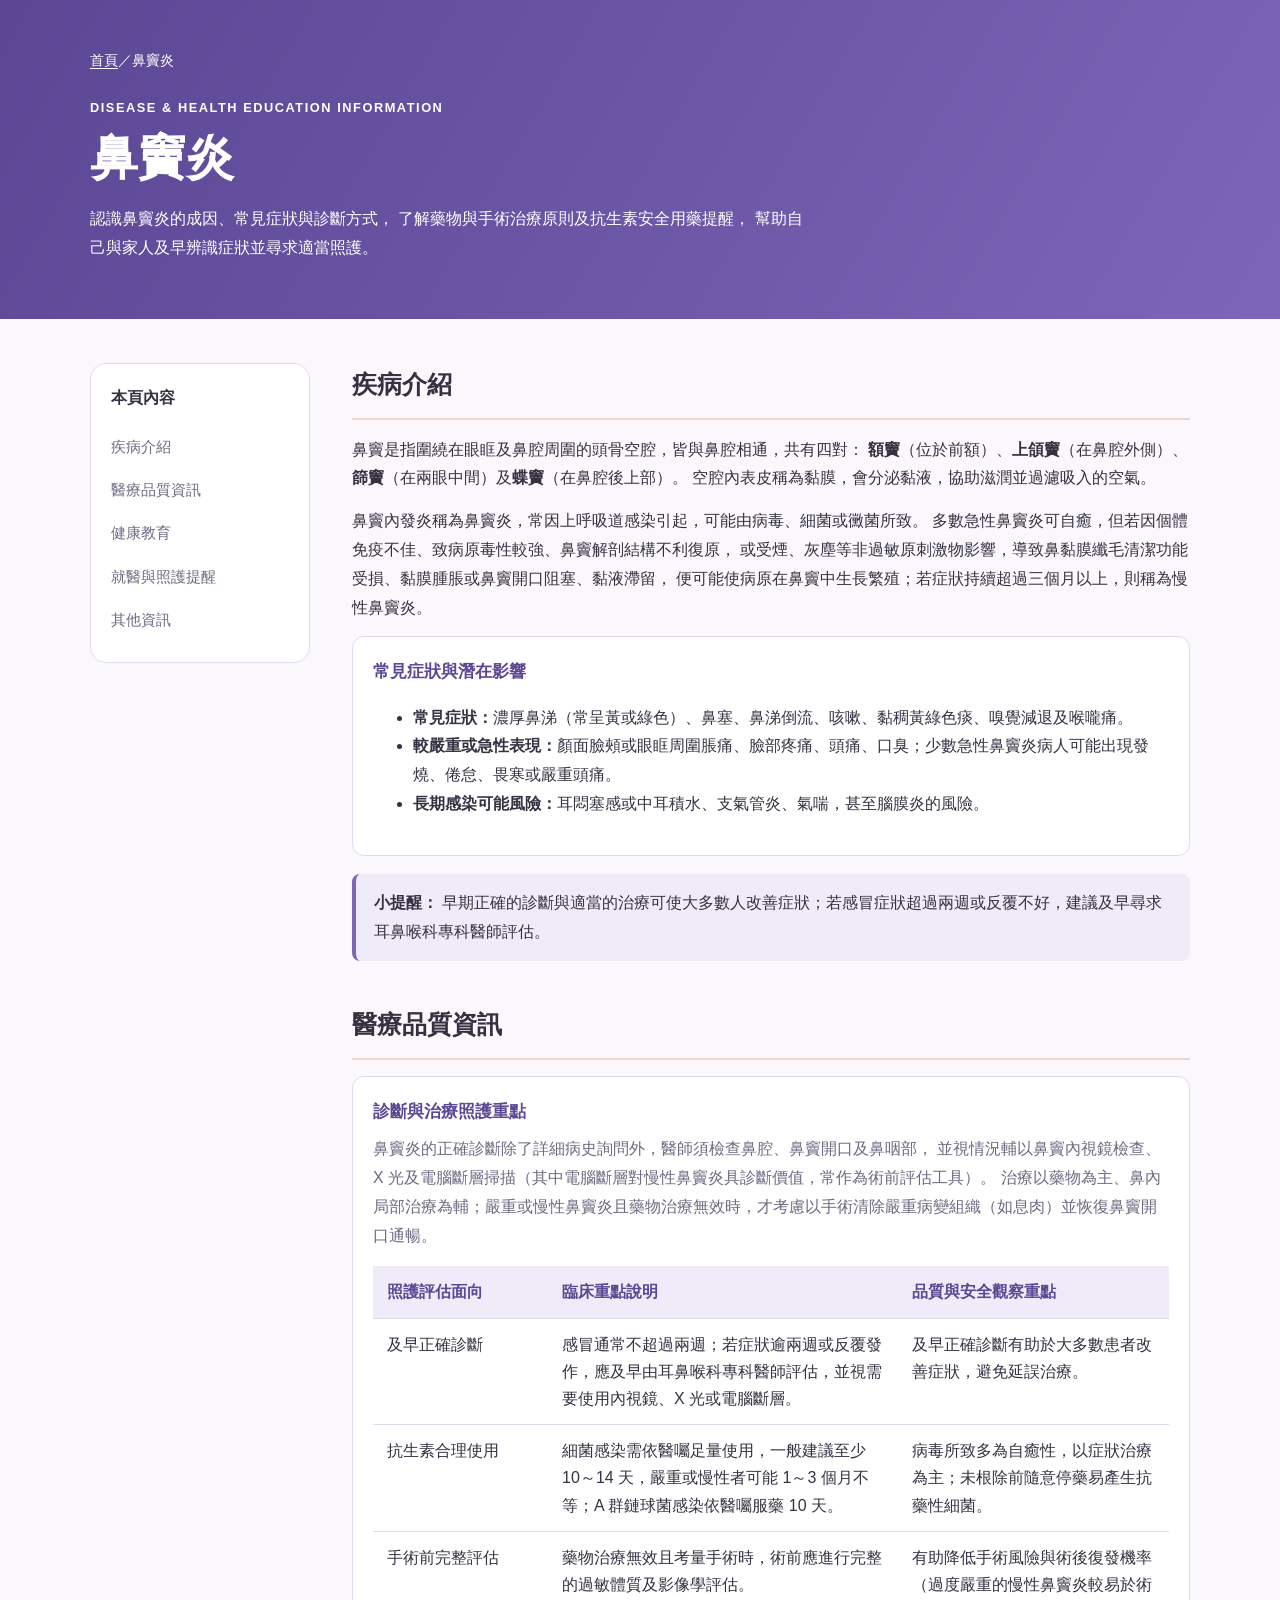
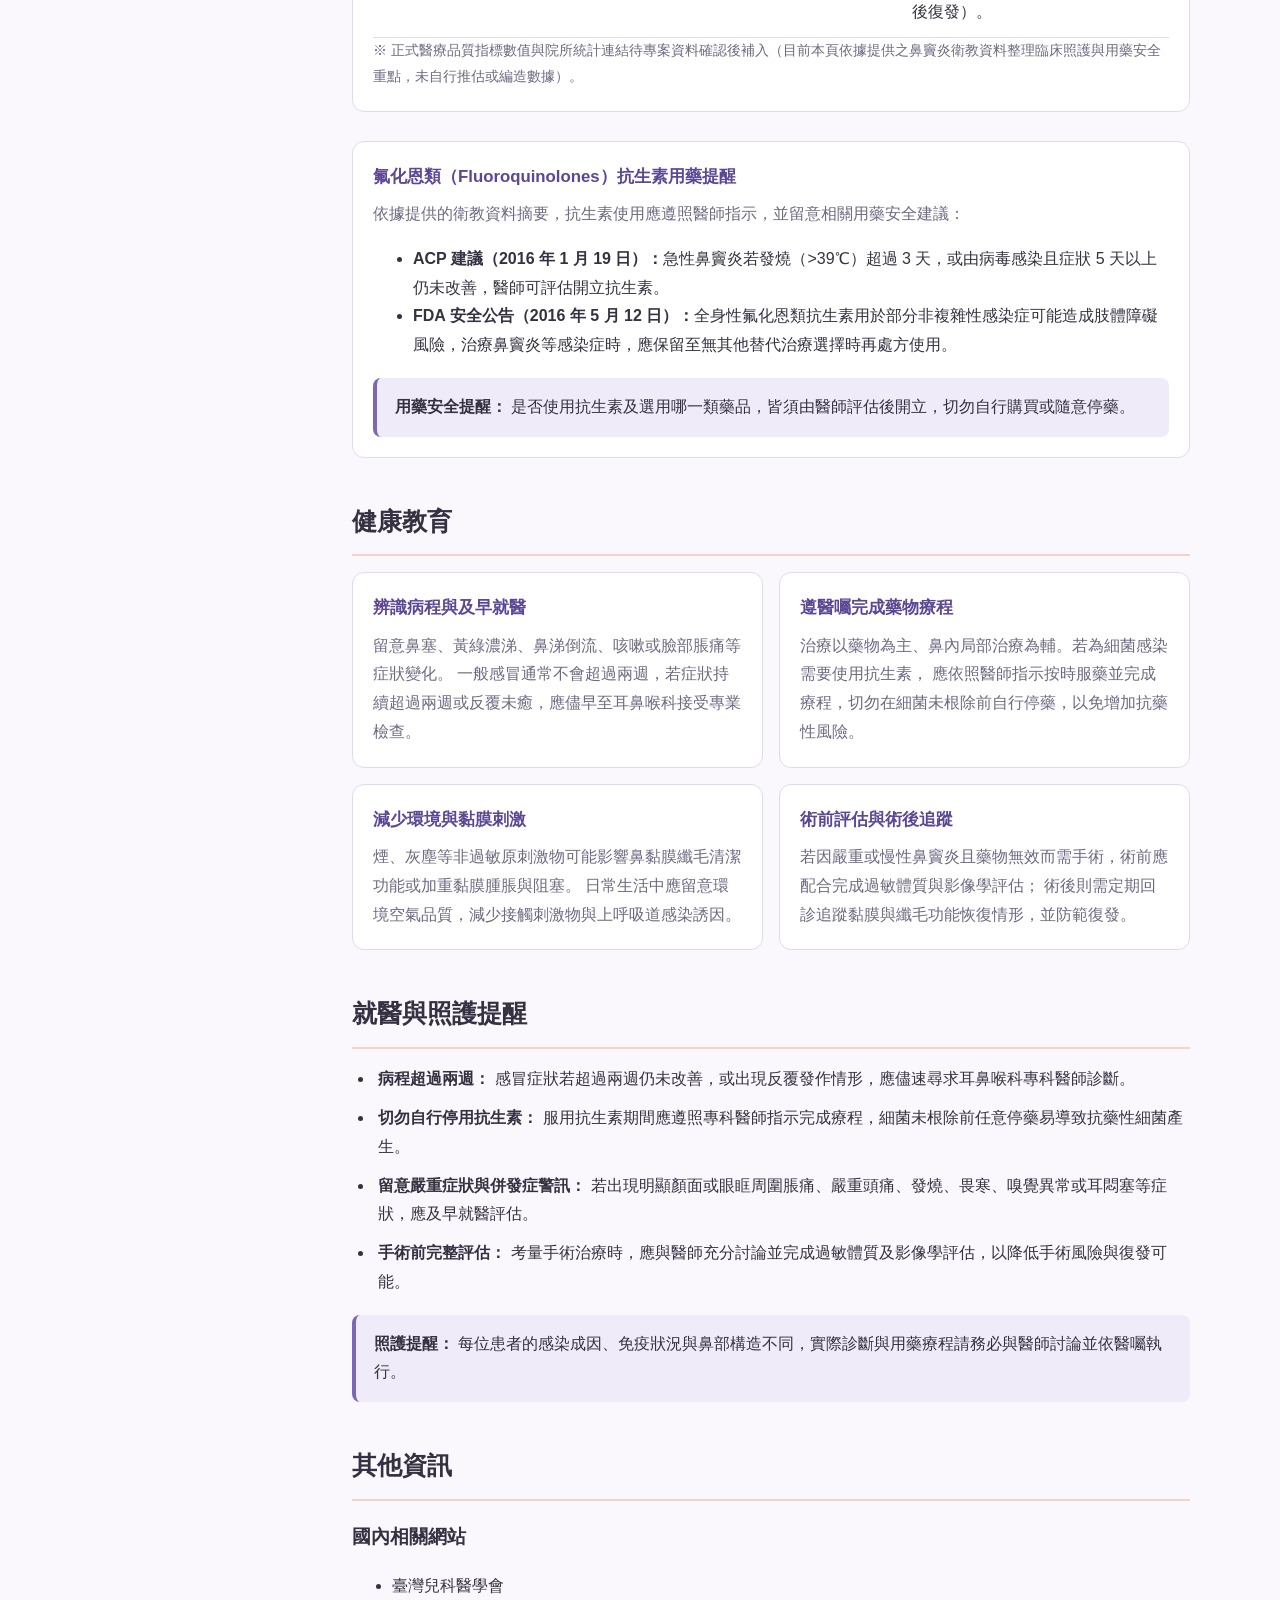
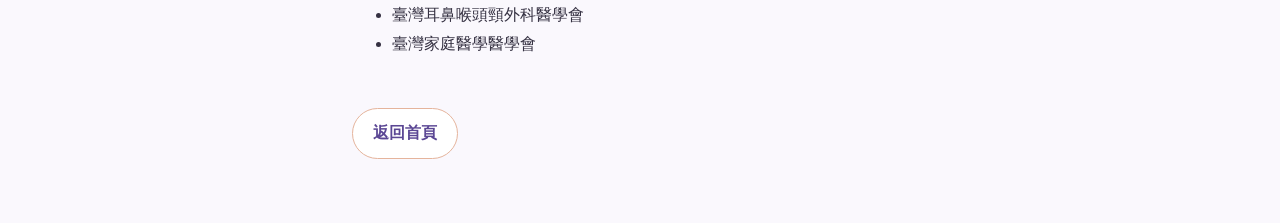
<file: docs/sinusitis.html>
<!DOCTYPE html>
<html lang="zh-Hant">
<head>
  <meta charset="UTF-8">
  <meta name="viewport" content="width=device-width, initial-scale=1.0">
  <meta name="description" content="認識鼻竇炎、常見症狀與診斷方式、藥物與手術治療原則、抗生素用藥提醒及相關醫療資訊，提供民眾實用的健康衛教參考。">
  <title>鼻竇炎｜醫療品質與健康衛教資訊</title>
  <link rel="stylesheet" href="../css/style.css">

  <!-- 鼻竇炎頁面專屬柔和紫色系 -->
  <style>
    :root {
      --primary: #7C66B8;
      --primary-dark: #5B4794;
      --primary-light: #EFEBF9;
      --text: #353142;
      --muted: #6F6982;
      --border: #E0D9F0;
      --background: #FAF8FD;
    }

    /* 主視覺 */
    .sinusitis-hero {
      background: linear-gradient(120deg, #5B4794, #7C66B8);
      color: #ffffff;
    }

    .sinusitis-hero h1 {
      color: #ffffff;
    }

    .sinusitis-hero .eyebrow {
      color: #EFEBF9;
    }

    .sinusitis-hero .breadcrumb,
    .sinusitis-hero .breadcrumb a {
      color: #ffffff;
    }

    .sinusitis-hero .container > p {
      color: #ffffff;
    }

    /* 資訊卡片 */
    .info-card,
    .education-card {
      border-color: #E0D9F0;
    }

    .info-card h3,
    .education-card h3 {
      color: #5B4794;
    }

    /* 側邊導覽 */
    .side-nav a:hover,
    .side-nav a:focus {
      color: #5B4794;
    }

    /* 一般提醒（統一柔和紫色系） */
    .sinusitis-note {
      padding: 15px 18px;
      margin-top: 18px;
      background: #EFEBF9;
      border-left: 4px solid #7C66B8;
      border-radius: 8px;
      color: #353142;
      line-height: 1.8;
    }

    /* 表格修正 */
    .table-wrapper {
      width: 100%;
      overflow-x: auto;
      margin-top: 16px;
    }

    .table-wrapper table {
      width: 100%;
      min-width: 560px;
      border-collapse: collapse;
      table-layout: fixed;
    }

    .table-wrapper th,
    .table-wrapper td {
      padding: 12px 14px;
      text-align: left;
      vertical-align: top;
      border-bottom: 1px solid #E0D9F0;
      word-wrap: break-word;
      overflow-wrap: break-word;
      line-height: 1.7;
    }

    .table-wrapper th {
      background: #EFEBF9;
      color: #5B4794;
      font-weight: 700;
    }

    .table-wrapper th:nth-child(1) {
      width: 22%;
    }

    .table-wrapper th:nth-child(2) {
      width: 44%;
    }

    .table-wrapper th:nth-child(3) {
      width: 34%;
    }
  </style>
</head>

<body>

  <main>

    <!-- 主視覺 -->
    <section class="disease-hero sinusitis-hero">
      <div class="container">
        <p class="breadcrumb">
          <a href="../index.html">首頁</a>／鼻竇炎
        </p>

        <p class="eyebrow">DISEASE &amp; HEALTH EDUCATION INFORMATION</p>

        <h1>鼻竇炎</h1>

        <p>
          認識鼻竇炎的成因、常見症狀與診斷方式，
          了解藥物與手術治療原則及抗生素安全用藥提醒，
          幫助自己與家人及早辨識症狀並尋求適當照護。
        </p>
      </div>
    </section>

    <div class="container page-layout">

      <!-- 側邊目錄 -->
      <aside class="side-nav">
        <h2>本頁內容</h2>
        <a href="#overview">疾病介紹</a>
        <a href="#quality">醫療品質資訊</a>
        <a href="#education">健康教育</a>
        <a href="#visit">就醫與照護提醒</a>
        <a href="#info">其他資訊</a>
      </aside>

      <div class="page-content">

        <!-- 一、疾病介紹 -->
        <section class="content-section" id="overview">

          <h2>疾病介紹</h2>

          <p>
            鼻竇是指圍繞在眼眶及鼻腔周圍的頭骨空腔，皆與鼻腔相通，共有四對：
            <strong>額竇</strong>（位於前額）、<strong>上頜竇</strong>（在鼻腔外側）、
            <strong>篩竇</strong>（在兩眼中間）及<strong>蝶竇</strong>（在鼻腔後上部）。
            空腔內表皮稱為黏膜，會分泌黏液，協助滋潤並過濾吸入的空氣。
          </p>

          <p>
            鼻竇內發炎稱為鼻竇炎，常因上呼吸道感染引起，可能由病毒、細菌或黴菌所致。
            多數急性鼻竇炎可自癒，但若因個體免疫不佳、致病原毒性較強、鼻竇解剖結構不利復原，
            或受煙、灰塵等非過敏原刺激物影響，導致鼻黏膜纖毛清潔功能受損、黏膜腫脹或鼻竇開口阻塞、黏液滯留，
            便可能使病原在鼻竇中生長繁殖；若症狀持續超過三個月以上，則稱為慢性鼻竇炎。
          </p>

          <div class="info-card">
            <h3>常見症狀與潛在影響</h3>

            <ul>
              <li><strong>常見症狀：</strong>濃厚鼻涕（常呈黃或綠色）、鼻塞、鼻涕倒流、咳嗽、黏稠黃綠色痰、嗅覺減退及喉嚨痛。</li>
              <li><strong>較嚴重或急性表現：</strong>顏面臉頰或眼眶周圍脹痛、臉部疼痛、頭痛、口臭；少數急性鼻竇炎病人可能出現發燒、倦怠、畏寒或嚴重頭痛。</li>
              <li><strong>長期感染可能風險：</strong>耳悶塞感或中耳積水、支氣管炎、氣喘，甚至腦膜炎的風險。</li>
            </ul>
          </div>

          <div class="sinusitis-note">
            <strong>小提醒：</strong>
            早期正確的診斷與適當的治療可使大多數人改善症狀；若感冒症狀超過兩週或反覆不好，建議及早尋求耳鼻喉科專科醫師評估。
          </div>

        </section>

        <!-- 二、醫療品質資訊 -->
        <section class="content-section" id="quality">

          <h2>醫療品質資訊</h2>

          <div class="info-card">

            <h3>診斷與治療照護重點</h3>

            <p>
              鼻竇炎的正確診斷除了詳細病史詢問外，醫師須檢查鼻腔、鼻竇開口及鼻咽部，
              並視情況輔以鼻竇內視鏡檢查、X 光及電腦斷層掃描（其中電腦斷層對慢性鼻竇炎具診斷價值，常作為術前評估工具）。
              治療以藥物為主、鼻內局部治療為輔；嚴重或慢性鼻竇炎且藥物治療無效時，才考慮以手術清除嚴重病變組織（如息肉）並恢復鼻竇開口通暢。
            </p>

            <div class="table-wrapper">
              <table>
                <thead>
                  <tr>
                    <th>照護評估面向</th>
                    <th>臨床重點說明</th>
                    <th>品質與安全觀察重點</th>
                  </tr>
                </thead>

                <tbody>
                  <tr>
                    <td>及早正確診斷</td>
                    <td>
                      感冒通常不超過兩週；若症狀逾兩週或反覆發作，應及早由耳鼻喉科專科醫師評估，並視需要使用內視鏡、X 光或電腦斷層。
                    </td>
                    <td>
                      及早正確診斷有助於大多數患者改善症狀，避免延誤治療。
                    </td>
                  </tr>

                  <tr>
                    <td>抗生素合理使用</td>
                    <td>
                      細菌感染需依醫囑足量使用，一般建議至少 10～14 天，嚴重或慢性者可能 1～3 個月不等；A 群鏈球菌感染依醫囑服藥 10 天。
                    </td>
                    <td>
                      病毒所致多為自癒性，以症狀治療為主；未根除前隨意停藥易產生抗藥性細菌。
                    </td>
                  </tr>

                  <tr>
                    <td>手術前完整評估</td>
                    <td>
                      藥物治療無效且考量手術時，術前應進行完整的過敏體質及影像學評估。
                    </td>
                    <td>
                      有助降低手術風險與術後復發機率（過度嚴重的慢性鼻竇炎較易於術後復發）。
                    </td>
                  </tr>
                </tbody>
              </table>
            </div>

            <p class="placeholder-note">
              ※ 正式醫療品質指標數值與院所統計連結待專案資料確認後補入（目前本頁依據提供之鼻竇炎衛教資料整理臨床照護與用藥安全重點，未自行推估或編造數據）。
            </p>

          </div>
		<br>
          <div class="info-card">

            <h3>氟化恩類（Fluoroquinolones）抗生素用藥提醒</h3>

            <p>
              依據提供的衛教資料摘要，抗生素使用應遵照醫師指示，並留意相關用藥安全建議：
            </p>

            <ul>
              <li><strong>ACP 建議（2016 年 1 月 19 日）：</strong>急性鼻竇炎若發燒（&gt;39℃）超過 3 天，或由病毒感染且症狀 5 天以上仍未改善，醫師可評估開立抗生素。</li>
              <li><strong>FDA 安全公告（2016 年 5 月 12 日）：</strong>全身性氟化恩類抗生素用於部分非複雜性感染症可能造成肢體障礙風險，治療鼻竇炎等感染症時，應保留至無其他替代治療選擇時再處方使用。</li>
            </ul>

            <div class="sinusitis-note">
              <strong>用藥安全提醒：</strong>
              是否使用抗生素及選用哪一類藥品，皆須由醫師評估後開立，切勿自行購買或隨意停藥。
            </div>

          </div>

        </section>

        <!-- 三、健康教育 -->
        <section class="content-section" id="education">

          <h2>健康教育</h2>

          <div class="education-grid">

            <article class="education-card">
              <h3>辨識病程與及早就醫</h3>

              <p>
                留意鼻塞、黃綠濃涕、鼻涕倒流、咳嗽或臉部脹痛等症狀變化。
                一般感冒通常不會超過兩週，若症狀持續超過兩週或反覆未癒，應儘早至耳鼻喉科接受專業檢查。
              </p>
            </article>

            <article class="education-card">
              <h3>遵醫囑完成藥物療程</h3>

              <p>
                治療以藥物為主、鼻內局部治療為輔。若為細菌感染需要使用抗生素，
                應依照醫師指示按時服藥並完成療程，切勿在細菌未根除前自行停藥，以免增加抗藥性風險。
              </p>
            </article>

            <article class="education-card">
              <h3>減少環境與黏膜刺激</h3>

              <p>
                煙、灰塵等非過敏原刺激物可能影響鼻黏膜纖毛清潔功能或加重黏膜腫脹與阻塞。
                日常生活中應留意環境空氣品質，減少接觸刺激物與上呼吸道感染誘因。
              </p>
            </article>

            <article class="education-card">
              <h3>術前評估與術後追蹤</h3>

              <p>
                若因嚴重或慢性鼻竇炎且藥物無效而需手術，術前應配合完成過敏體質與影像學評估；
                術後則需定期回診追蹤黏膜與纖毛功能恢復情形，並防範復發。
              </p>
            </article>

          </div>

        </section>

        <!-- 四、就醫與照護提醒 -->
        <section class="content-section" id="visit">

          <h2>就醫與照護提醒</h2>

          <ul class="check-list">

            <li>
              <b>病程超過兩週：</b>
              感冒症狀若超過兩週仍未改善，或出現反覆發作情形，應儘速尋求耳鼻喉科專科醫師診斷。
            </li>

            <li>
              <b>切勿自行停用抗生素：</b>
              服用抗生素期間應遵照專科醫師指示完成療程，細菌未根除前任意停藥易導致抗藥性細菌產生。
            </li>

            <li>
              <b>留意嚴重症狀與併發症警訊：</b>
              若出現明顯顏面或眼眶周圍脹痛、嚴重頭痛、發燒、畏寒、嗅覺異常或耳悶塞等症狀，應及早就醫評估。
            </li>

            <li>
              <b>手術前完整評估：</b>
              考量手術治療時，應與醫師充分討論並完成過敏體質及影像學評估，以降低手術風險與復發可能。
            </li>

          </ul>

          <div class="sinusitis-note">
            <strong>照護提醒：</strong>
            每位患者的感染成因、免疫狀況與鼻部構造不同，實際診斷與用藥療程請務必與醫師討論並依醫囑執行。
          </div>

        </section>

        <!-- 五、其他資訊 -->
        <section class="content-section" id="info">

          <h2>其他資訊</h2>

          <h3>國內相關網站</h3>

          <ul>
            <li>
              <a href="https://www.pediatr.org.tw/"
                 target="_blank" rel="noopener noreferrer">
                臺灣兒科醫學會
              </a>
            </li>

            <li>
              <a href="https://www.tos.org.tw/"
                 target="_blank" rel="noopener noreferrer">
                臺灣耳鼻喉頭頸外科醫學會
              </a>
            </li>

            <li>
              <a href="https://www.tafm.org.tw/ehc-tafm/s/index.htm"
                 target="_blank" rel="noopener noreferrer">
                臺灣家庭醫學醫學會
              </a>
            </li>
          </ul>

        </section>

        <div class="back-link">
          <a class="button button-secondary" href="../index.html">返回首頁</a>
        </div>

      </div>
    </div>
  </main>
</body>
</html>
</file>
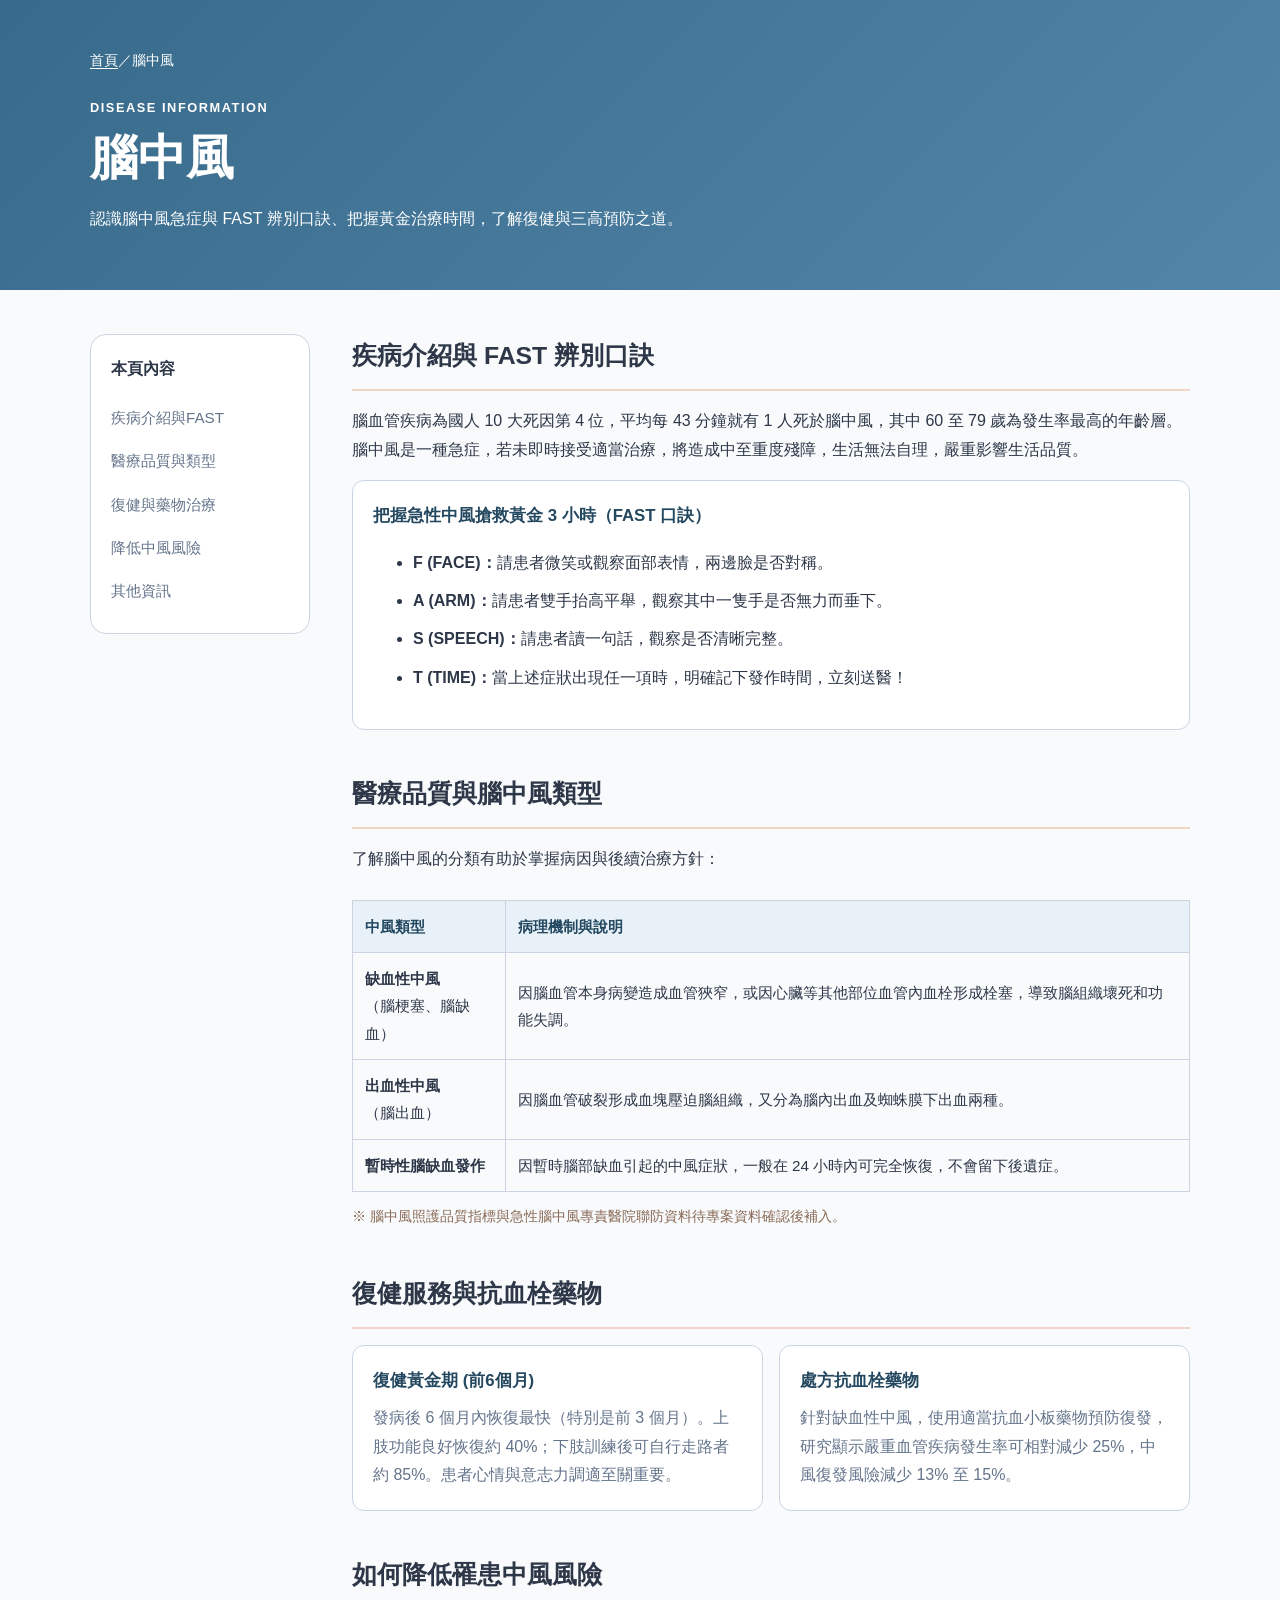
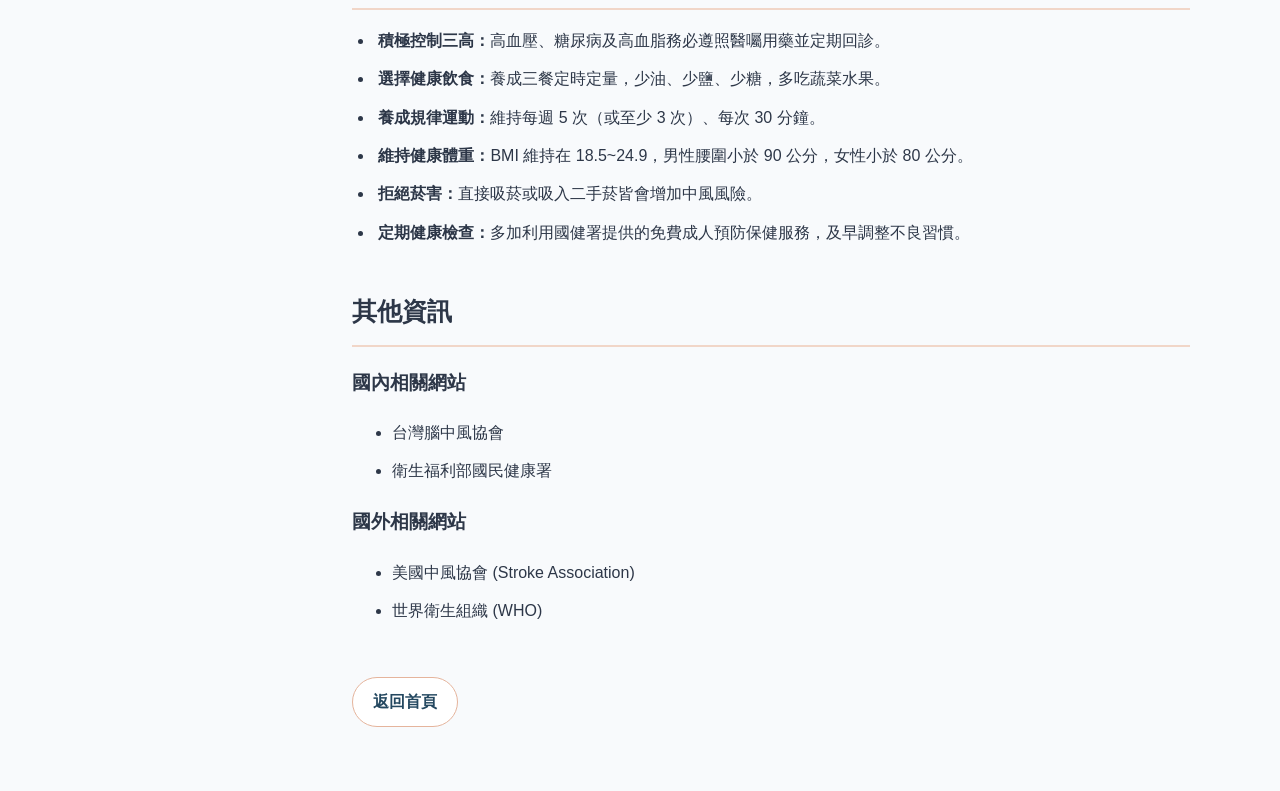
<file: docs/stroke.html>
<!DOCTYPE html>
<html lang="zh-Hant">
<head>
  <meta charset="UTF-8">
  <meta name="viewport" content="width=device-width, initial-scale=1.0">
  <meta name="description" content="認識腦中風急症、FAST辨別口訣、黃金3小時搶救、中風類型、復健黃金期及預防中風與三高控制之健康衛教資訊。">
  <title>腦中風｜醫療品質與健康衛教資訊</title>
  <link rel="stylesheet" href="../css/style.css">
  
  <!-- 腦中風頁面專屬沉穩醫療藍色系 -->
  <style>
    :root {
      --primary: #386A8B;
      --primary-dark: #244860;
      --primary-light: #E7F1F7;
      --text: #2D3748;
      --muted: #64748B;
      --border: #CBD5E1;
      --background: #F8FAFC;
    }

    .stroke-hero {
      background: linear-gradient(135deg, #386A8B, #5286A8);
    }

    .stroke-hero h1,
    .stroke-hero .eyebrow,
    .stroke-hero .breadcrumb,
    .stroke-hero .breadcrumb a {
      color: #FFFFFF;
    }

    .side-nav a:hover,
    .side-nav a:focus {
      color: var(--primary-dark);
    }

    .info-card,
    .education-card {
      border-color: var(--border);
    }

    .info-card h3,
    .education-card h3 {
      color: var(--primary-dark);
    }

    .table-wrapper {
      width: 100%;
      overflow-x: auto;
    }

    .table-wrapper table {
      min-width: 560px;
      width: 100%;
      border-collapse: collapse;
      margin-top: 12px;
    }

    .table-wrapper th, .table-wrapper td {
      padding: 12px;
      border: 1px solid var(--border);
      text-align: left;
      font-size: 0.95rem;
    }

    .table-wrapper th {
      background-color: var(--primary-light);
      color: var(--primary-dark);
      font-weight: 700;
    }

    .content-section ul li {
      line-height: 1.9;
      margin-bottom: 8px;
    }
  </style>
</head>
<body>

  <main>
    <section class="disease-hero stroke-hero">
      <div class="container">
        <p class="breadcrumb"><a href="../index.html">首頁</a>／腦中風</p>
        <p class="eyebrow">DISEASE INFORMATION</p>
        <h1>腦中風</h1>
        <p>認識腦中風急症與 FAST 辨別口訣、把握黃金治療時間，了解復健與三高預防之道。</p>
      </div>
    </section>

    <div class="container page-layout">
      <aside class="side-nav">
        <h2>本頁內容</h2>
        <a href="#overview">疾病介紹與FAST</a>
        <a href="#quality">醫療品質與類型</a>
        <a href="#education">復健與藥物治療</a>
        <a href="#visit">降低中風風險</a>
        <a href="#info">其他資訊</a>
      </aside>

      <div class="page-content">
        <section class="content-section" id="overview">
          <h2>疾病介紹與 FAST 辨別口訣</h2>
          <p>
            腦血管疾病為國人 10 大死因第 4 位，平均每 43 分鐘就有 1 人死於腦中風，其中 60 至 79 歲為發生率最高的年齡層。腦中風是一種急症，若未即時接受適當治療，將造成中至重度殘障，生活無法自理，嚴重影響生活品質。
          </p>
          <div class="info-card" style="margin-top: 16px;">
            <h3>把握急性中風搶救黃金 3 小時（FAST 口訣）</h3>
            <ul>
              <li><b>F (FACE)：</b>請患者微笑或觀察面部表情，兩邊臉是否對稱。</li>
              <li><b>A (ARM)：</b>請患者雙手抬高平舉，觀察其中一隻手是否無力而垂下。</li>
              <li><b>S (SPEECH)：</b>請患者讀一句話，觀察是否清晰完整。</li>
              <li><b>T (TIME)：</b>當上述症狀出現任一項時，明確記下發作時間，立刻送醫！</li>
            </ul>
          </div>
        </section>

        <section class="content-section" id="quality">
          <h2>醫療品質與腦中風類型</h2>
          <p>了解腦中風的分類有助於掌握病因與後續治療方針：</p>
          <div class="table-wrapper">
            <table>
              <thead>
                <tr>
                  <th>中風類型</th>
                  <th>病理機制與說明</th>
                </tr>
              </thead>
              <tbody>
                <tr>
                  <td><strong>缺血性中風</strong><br>（腦梗塞、腦缺血）</td>
                  <td>因腦血管本身病變造成血管狹窄，或因心臟等其他部位血管內血栓形成栓塞，導致腦組織壞死和功能失調。</td>
                </tr>
                <tr>
                  <td><strong>出血性中風</strong><br>（腦出血）</td>
                  <td>因腦血管破裂形成血塊壓迫腦組織，又分為腦內出血及蜘蛛膜下出血兩種。</td>
                </tr>
                <tr>
                  <td><strong>暫時性腦缺血發作</strong></td>
                  <td>因暫時腦部缺血引起的中風症狀，一般在 24 小時內可完全恢復，不會留下後遺症。</td>
                </tr>
              </tbody>
            </table>
          </div>
          <span class="placeholder-note" style="display: block; margin-top: 12px;">
            ※ 腦中風照護品質指標與急性腦中風專責醫院聯防資料待專案資料確認後補入。
          </span>
        </section>

        <section class="content-section" id="education">
          <h2>復健服務與抗血栓藥物</h2>
          <div class="education-grid">
            <article class="education-card">
              <h3>復健黃金期 (前6個月)</h3>
              <p>發病後 6 個月內恢復最快（特別是前 3 個月）。上肢功能良好恢復約 40%；下肢訓練後可自行走路者約 85%。患者心情與意志力調適至關重要。</p>
            </article>
            <article class="education-card">
              <h3>處方抗血栓藥物</h3>
              <p>針對缺血性中風，使用適當抗血小板藥物預防復發，研究顯示嚴重血管疾病發生率可相對減少 25%，中風復發風險減少 13% 至 15%。</p>
            </article>
          </div>
        </section>

        <section class="content-section" id="visit">
          <h2>如何降低罹患中風風險</h2>
          <ul class="check-list">
            <li><b>積極控制三高：</b>高血壓、糖尿病及高血脂務必遵照醫囑用藥並定期回診。</li>
            <li><b>選擇健康飲食：</b>養成三餐定時定量，少油、少鹽、少糖，多吃蔬菜水果。</li>
            <li><b>養成規律運動：</b>維持每週 5 次（或至少 3 次）、每次 30 分鐘。</li>
            <li><b>維持健康體重：</b>BMI 維持在 18.5~24.9，男性腰圍小於 90 公分，女性小於 80 公分。</li>
            <li><b>拒絕菸害：</b>直接吸菸或吸入二手菸皆會增加中風風險。</li>
            <li><b>定期健康檢查：</b>多加利用國健署提供的免費成人預防保健服務，及早調整不良習慣。</li>
          </ul>
        </section>

        <section class="content-section" id="info">
          <h2>其他資訊</h2>
          <h3>國內相關網站</h3>
          <ul>
            <li>
              <a href="https://www.stroke.org.tw/" target="_blank" rel="noopener noreferrer">
                台灣腦中風協會
              </a>
            </li>
            <li>
              <a href="https://www.hpa.gov.tw/Pages/List.aspx?nodeid=213" target="_blank" rel="noopener noreferrer">
                衛生福利部國民健康署
              </a>
            </li>
          </ul>
          <h3>國外相關網站</h3>
          <ul>
            <li>
              <a href="https://www.stroke.org/" target="_blank" rel="noopener noreferrer">
                美國中風協會 (Stroke Association)
              </a>
            </li>
            <li>
              <a href="https://www.who.int/" target="_blank" rel="noopener noreferrer">
                世界衛生組織 (WHO)
              </a>
            </li>
          </ul>
        </section>

        <div class="back-link">
          <a class="button button-secondary" href="../index.html">返回首頁</a>
        </div>
      </div>
    </div>
  </main>

</body>
</html>
</file>
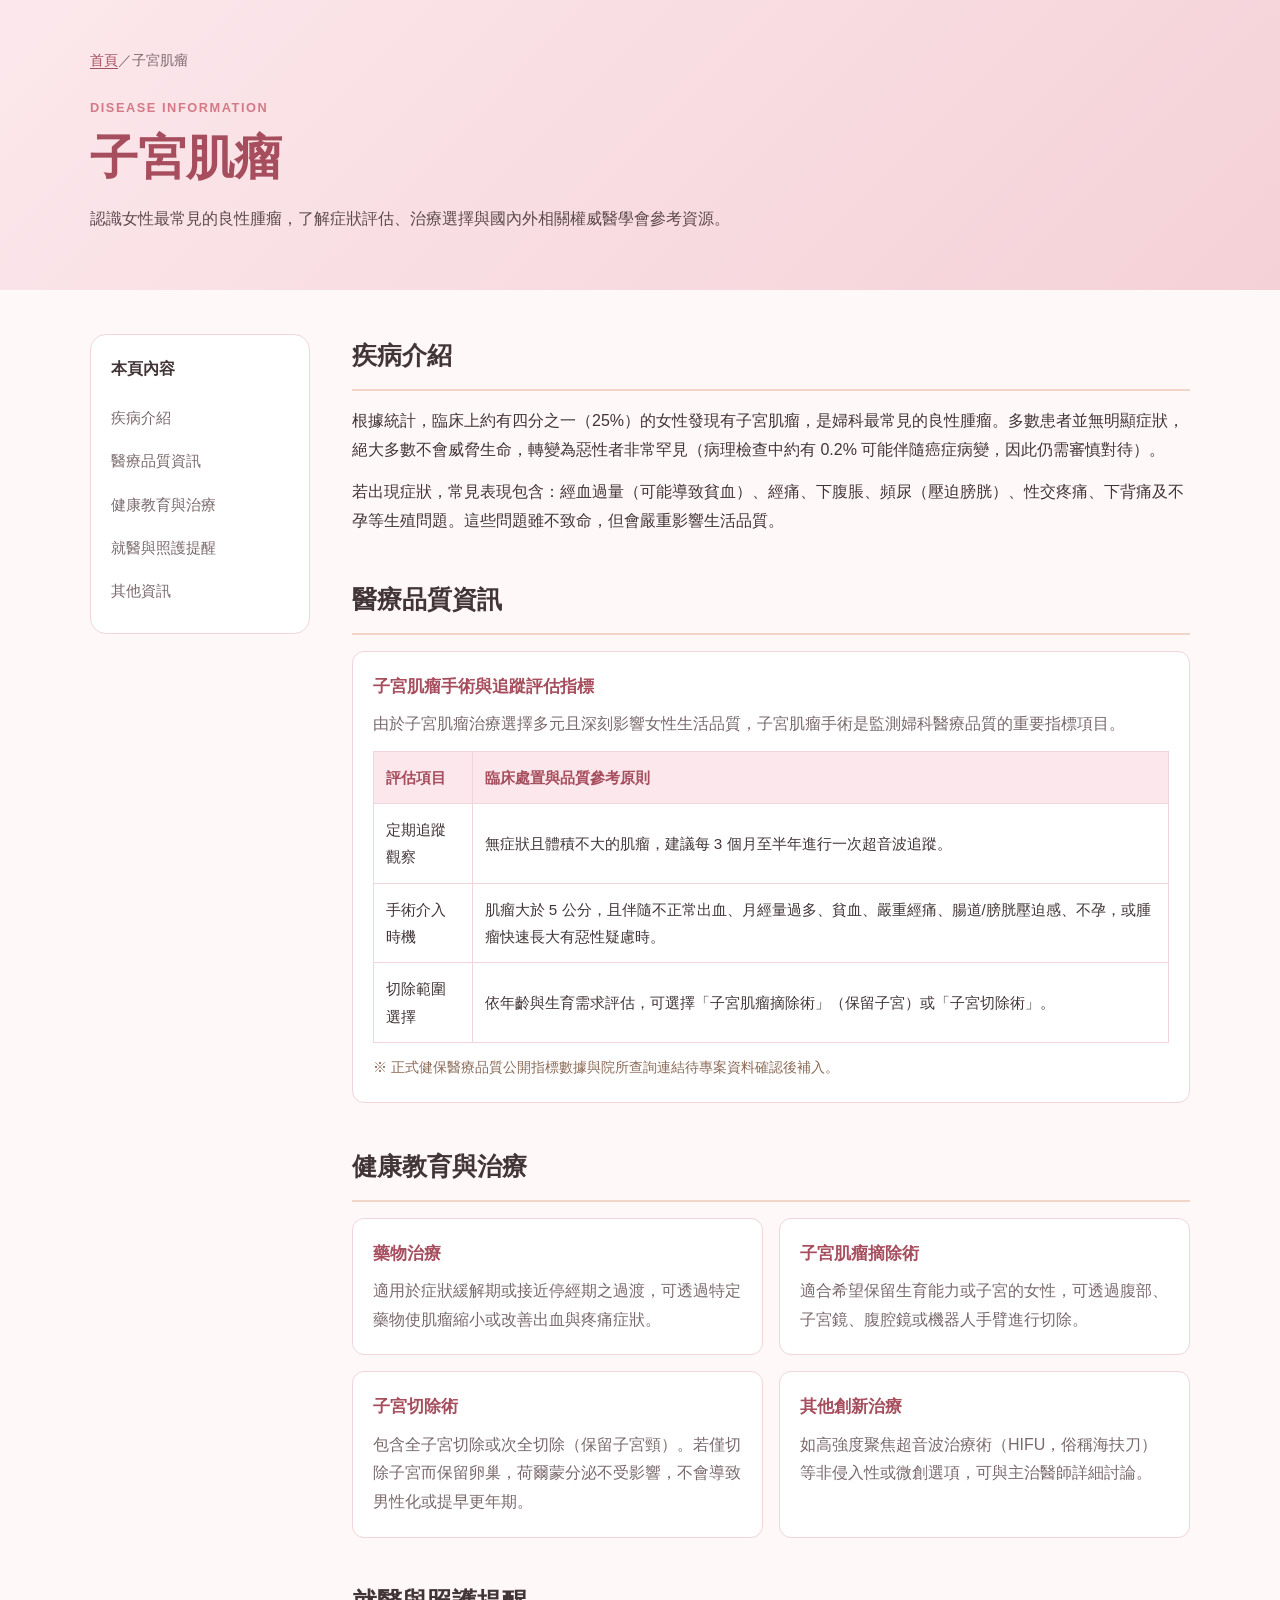
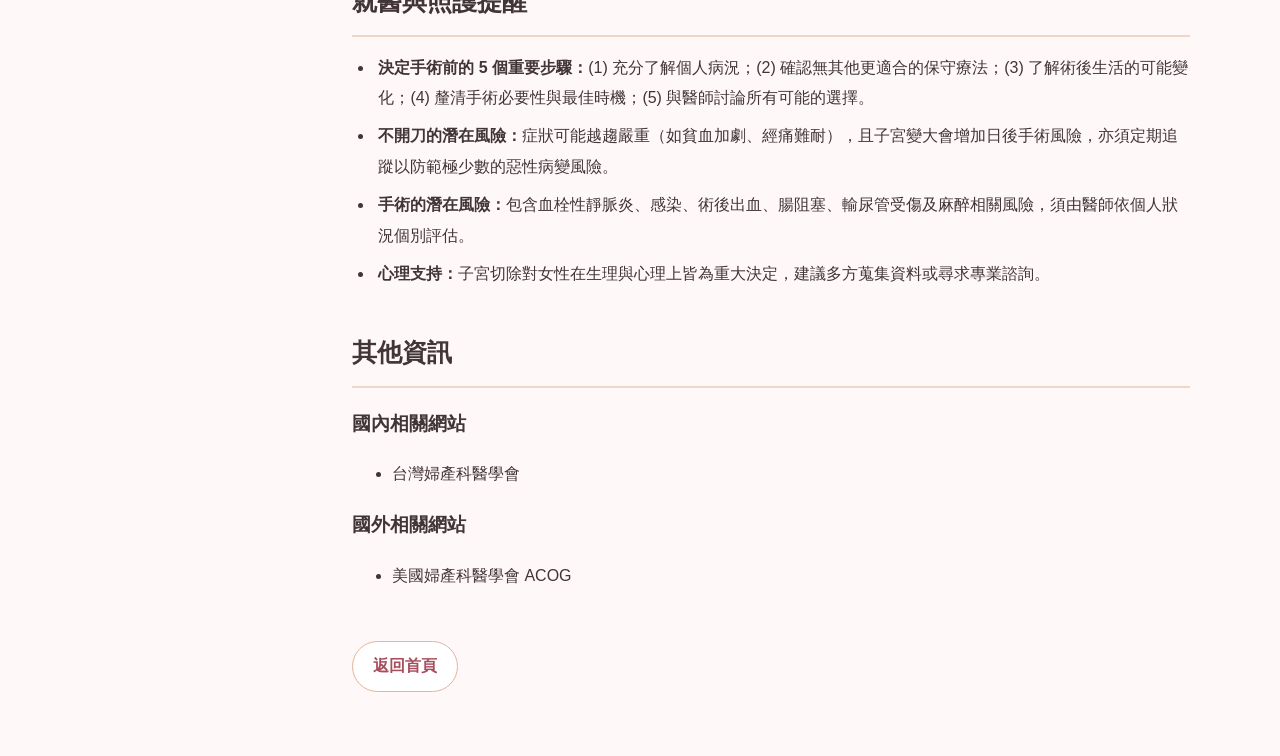
<file: docs/uterine_fibroids.html>
<!DOCTYPE html>
<html lang="zh-Hant">
<head>
  <meta charset="UTF-8">
  <meta name="viewport" content="width=device-width, initial-scale=1.0">
  <meta name="description" content="認識子宮肌瘤、常見症狀、定期追蹤原則、醫療品質評估指標、治療方式與國內外相關權威醫學會網站資訊。">
  <title>子宮肌瘤｜醫療品質與健康衛教資訊</title>
  <link rel="stylesheet" href="../css/style.css">
  
  <!-- 子宮肌瘤頁面專屬溫馨粉色系 -->
  <style>
    :root {
      --primary: #D47986;
      --primary-dark: #A64E5D;
      --primary-light: #FCE8EC;
      --text: #423537;
      --muted: #7A696C;
      --border: #F0D5DA;
      --background: #FFF8F9;
    }

    .fibroid-hero {
      background: linear-gradient(135deg, #FCE8EC, #F4D1D7);
    }

    .fibroid-hero h1 {
      color: #A64E5D;
    }

    .fibroid-hero .eyebrow {
      color: #D47986;
    }

    .fibroid-hero .breadcrumb {
      color: #7A696C;
    }

    .fibroid-hero .breadcrumb a {
      color: #A64E5D;
    }

    .fibroid-hero .container > p:not(.breadcrumb):not(.eyebrow) {
      color: #5C4A4D;
    }

    .side-nav a:hover,
    .side-nav a:focus {
      color: #A64E5D;
    }

    .info-card,
    .education-card {
      border-color: #F0D5DA;
    }

    .info-card h3,
    .education-card h3 {
      color: #A64E5D;
    }

    .table-wrapper {
      width: 100%;
      overflow-x: auto;
    }

    .table-wrapper table {
      min-width: 560px;
      width: 100%;
      border-collapse: collapse;
      margin-top: 12px;
    }

    .table-wrapper th, .table-wrapper td {
      padding: 12px;
      border: 1px solid #F0D5DA;
      text-align: left;
      font-size: 0.95rem;
    }

    .table-wrapper th {
      background-color: #FCE8EC;
      color: #A64E5D;
    }

    .content-section ul li {
      line-height: 1.9;
      margin-bottom: 8px;
    }
  </style>
</head>
<body>
  <main>
    <section class="disease-hero fibroid-hero">
      <div class="container">
        <p class="breadcrumb"><a href="../index.html">首頁</a>／子宮肌瘤</p>
        <p class="eyebrow">DISEASE INFORMATION</p>
        <h1>子宮肌瘤</h1>
        <p>認識女性最常見的良性腫瘤，了解症狀評估、治療選擇與國內外相關權威醫學會參考資源。</p>
      </div>
    </section>

    <div class="container page-layout">
      <aside class="side-nav">
        <h2>本頁內容</h2>
        <a href="#overview">疾病介紹</a>
        <a href="#quality">醫療品質資訊</a>
        <a href="#education">健康教育與治療</a>
        <a href="#visit">就醫與照護提醒</a>
        <a href="#info">其他資訊</a>
      </aside>

      <div class="page-content">
        <section class="content-section" id="overview">
          <h2>疾病介紹</h2>
          <p>
            根據統計，臨床上約有四分之一（25%）的女性發現有子宮肌瘤，是婦科最常見的良性腫瘤。多數患者並無明顯症狀，絕大多數不會威脅生命，轉變為惡性者非常罕見（病理檢查中約有 0.2% 可能伴隨癌症病變，因此仍需審慎對待）。
          </p>
          <p>
            若出現症狀，常見表現包含：經血過量（可能導致貧血）、經痛、下腹脹、頻尿（壓迫膀胱）、性交疼痛、下背痛及不孕等生殖問題。這些問題雖不致命，但會嚴重影響生活品質。
          </p>
        </section>

        <section class="content-section" id="quality">
          <h2>醫療品質資訊</h2>
          <div class="info-card">
            <h3>子宮肌瘤手術與追蹤評估指標</h3>
            <p>
              由於子宮肌瘤治療選擇多元且深刻影響女性生活品質，子宮肌瘤手術是監測婦科醫療品質的重要指標項目。
            </p>
            <div class="table-wrapper">
              <table>
                <thead>
                  <tr>
                    <th>評估項目</th>
                    <th>臨床處置與品質參考原則</th>
                  </tr>
                </thead>
                <tbody>
                  <tr>
                    <td>定期追蹤觀察</td>
                    <td>無症狀且體積不大的肌瘤，建議每 3 個月至半年進行一次超音波追蹤。</td>
                  </tr>
                  <tr>
                    <td>手術介入時機</td>
                    <td>肌瘤大於 5 公分，且伴隨不正常出血、月經量過多、貧血、嚴重經痛、腸道/膀胱壓迫感、不孕，或腫瘤快速長大有惡性疑慮時。</td>
                  </tr>
                  <tr>
                    <td>切除範圍選擇</td>
                    <td>依年齡與生育需求評估，可選擇「子宮肌瘤摘除術」（保留子宮）或「子宮切除術」。</td>
                  </tr>
                </tbody>
              </table>
            </div>
            <span class="placeholder-note">
              ※ 正式健保醫療品質公開指標數據與院所查詢連結待專案資料確認後補入。
            </span>
          </div>
        </section>

        <section class="content-section" id="education">
          <h2>健康教育與治療</h2>
          <div class="education-grid">
            <article class="education-card">
              <h3>藥物治療</h3>
              <p>適用於症狀緩解期或接近停經期之過渡，可透過特定藥物使肌瘤縮小或改善出血與疼痛症狀。</p>
            </article>
            <article class="education-card">
              <h3>子宮肌瘤摘除術</h3>
              <p>適合希望保留生育能力或子宮的女性，可透過腹部、子宮鏡、腹腔鏡或機器人手臂進行切除。</p>
            </article>
            <article class="education-card">
              <h3>子宮切除術</h3>
              <p>包含全子宮切除或次全切除（保留子宮頸）。若僅切除子宮而保留卵巢，荷爾蒙分泌不受影響，不會導致男性化或提早更年期。</p>
            </article>
            <article class="education-card">
              <h3>其他創新治療</h3>
              <p>如高強度聚焦超音波治療術（HIFU，俗稱海扶刀）等非侵入性或微創選項，可與主治醫師詳細討論。</p>
            </article>
          </div>
        </section>

        <section class="content-section" id="visit">
          <h2>就醫與照護提醒</h2>
          <ul class="check-list">
            <li><b>決定手術前的 5 個重要步驟：</b>(1) 充分了解個人病況；(2) 確認無其他更適合的保守療法；(3) 了解術後生活的可能變化；(4) 釐清手術必要性與最佳時機；(5) 與醫師討論所有可能的選擇。</li>
            <li><b>不開刀的潛在風險：</b>症狀可能越趨嚴重（如貧血加劇、經痛難耐），且子宮變大會增加日後手術風險，亦須定期追蹤以防範極少數的惡性病變風險。</li>
            <li><b>手術的潛在風險：</b>包含血栓性靜脈炎、感染、術後出血、腸阻塞、輸尿管受傷及麻醉相關風險，須由醫師依個人狀況個別評估。</li>
            <li><b>心理支持：</b>子宮切除對女性在生理與心理上皆為重大決定，建議多方蒐集資料或尋求專業諮詢。</li>
          </ul>
        </section>

        <section class="content-section" id="info">
          <h2>其他資訊</h2>
          
          <h3>國內相關網站</h3>
          <ul>
            <li>
              <a href="https://www.taog.org.tw/" target="_blank" rel="noopener noreferrer">
                台灣婦產科醫學會
              </a>
            </li>
          </ul>

          <h3>國外相關網站</h3>
          <ul>
            <li>
              <a href="https://www.acog.org/" target="_blank" rel="noopener noreferrer">
                美國婦產科醫學會 ACOG
              </a>
            </li>
          </ul>
        </section>
        <div class="back-link">
          <a class="button button-secondary" href="../index.html">返回首頁</a>
        </div>
      </div>
    </div>
  </main>
</body>
</html>
</file>
<file: css/style.css>
:root {
  --primary: #d96b3b;
  --primary-dark: #a94a25;
  --primary-light: #fff0e8;
  --text: #30343b;
  --muted: #69717c;
  --border: #e8e4e1;
  --background: #fffaf7;
  --white: #ffffff;
  --radius: 16px;
  --shadow: 0 8px 24px rgba(68, 42, 28, 0.07);
}

* {
  box-sizing: border-box;
}

html {
  scroll-behavior: smooth;
}

body {
  margin: 0;
  color: var(--text);
  background: var(--background);
  font-family: "Noto Sans TC", "Microsoft JhengHei", sans-serif;
  line-height: 1.8;
}

a {
  color: inherit;
  text-decoration: none;
}

.container {
  width: min(1100px, calc(100% - 40px));
  margin: 0 auto;
}

.site-header {
  background: var(--white);
  border-bottom: 1px solid var(--border);
}

.header-inner {
  width: min(1100px, calc(100% - 40px));
  min-height: 76px;
  margin: 0 auto;
  display: flex;
  align-items: center;
  justify-content: space-between;
  gap: 24px;
}

.logo {
  color: var(--primary-dark);
  font-size: 1.1rem;
  font-weight: 800;
}

.main-nav a {
  display: inline-block;
  padding: 9px 18px;
  border-radius: 999px;
  color: var(--muted);
  font-weight: 700;
}

.main-nav a:hover,
.main-nav a.active {
  color: var(--primary-dark);
  background: var(--primary-light);
}

.hero {
  padding: 72px 0;
  color: #fff;
  background: linear-gradient(120deg, #b94f2a, #e98a58);
}

.hero h1,
.disease-hero h1 {
  margin: 8px 0 14px;
  font-size: clamp(2rem, 4vw, 3rem);
  line-height: 1.3;
}

.hero p {
  max-width: 680px;
  margin: 0;
}

.eyebrow {
  margin: 0;
  color: var(--primary);
  font-size: 0.8rem;
  font-weight: 800;
  letter-spacing: 0.12em;
}

.hero .eyebrow,
.disease-hero .eyebrow {
  color: #ffe4d5;
}

.section {
  padding-top: 56px;
  padding-bottom: 64px;
}

.section-heading {
  display: flex;
  align-items: end;
  justify-content: space-between;
  gap: 24px;
  margin-bottom: 24px;
}

.section-heading h2 {
  margin: 4px 0 0;
  font-size: 1.8rem;
}

.section-description {
  margin: 0;
  color: var(--muted);
}

.disease-grid {
  display: grid;
  grid-template-columns: repeat(2, minmax(0, 1fr));
  gap: 22px;
}

.disease-card {
  display: flex;
  align-items: flex-start;
  gap: 20px;
  padding: 28px;
  border: 1px solid var(--border);
  border-radius: var(--radius);
  background: var(--white);
  box-shadow: var(--shadow);
  transition: transform 0.2s ease, border-color 0.2s ease;
}

.disease-card:hover {
  transform: translateY(-4px);
  border-color: #e7a17e;
}

.disease-icon {
  display: grid;
  flex: 0 0 58px;
  width: 58px;
  height: 58px;
  place-items: center;
  border-radius: 18px;
  color: var(--primary-dark);
  background: var(--primary-light);
  font-size: 1.5rem;
  font-weight: 800;
}

.asthma-icon {
  color: #386a88;
  background: #eaf5fb;
}

.disease-card h3 {
  margin: 0 0 8px;
  font-size: 1.35rem;
}

.disease-card p {
  margin: 0 0 18px;
  color: var(--muted);
}

.card-link {
  color: var(--primary-dark);
  font-weight: 800;
}

.notice-section {
  padding: 0 0 56px;
}

.notice {
  display: flex;
  gap: 16px;
  padding: 22px 24px;
  border: 1px solid #f0d7c9;
  border-radius: var(--radius);
  background: #fff4ed;
}

.notice-icon {
  display: grid;
  flex: 0 0 28px;
  width: 28px;
  height: 28px;
  place-items: center;
  border-radius: 50%;
  color: #fff;
  background: var(--primary);
  font-weight: 800;
}

.notice h2 {
  margin: 0 0 4px;
  font-size: 1rem;
}

.notice p {
  margin: 0;
  color: #66554c;
}

.disease-hero {
  padding: 48px 0 56px;
  color: #fff;
  background: linear-gradient(120deg, #b94f2a, #e98a58);
}

.asthma-hero {
  background: linear-gradient(120deg, #326a8b, #6da9c7);
}

.breadcrumb {
  margin: 0 0 22px;
  color: rgba(255, 255, 255, 0.85);
  font-size: 0.9rem;
}

.breadcrumb a {
  text-decoration: underline;
  text-underline-offset: 3px;
}

.disease-hero > .container > p:last-child {
  max-width: 720px;
  margin-bottom: 0;
}

.page-layout {
  display: grid;
  grid-template-columns: 220px minmax(0, 1fr);
  align-items: start;
  gap: 42px;
  padding-top: 44px;
  padding-bottom: 64px;
}

.side-nav {
  position: sticky;
  top: 24px;
  padding: 20px;
  border: 1px solid var(--border);
  border-radius: var(--radius);
  background: var(--white);
}

.side-nav h2 {
  margin: 0 0 12px;
  font-size: 1rem;
}

.side-nav a {
  display: block;
  padding: 8px 0;
  color: var(--muted);
  font-size: 0.95rem;
}

.side-nav a:hover {
  color: var(--primary-dark);
}

.content-section {
  margin-bottom: 42px;
  scroll-margin-top: 24px;
}

.content-section h2 {
  margin: 0 0 16px;
  padding-bottom: 10px;
  border-bottom: 2px solid #f1d6c8;
  font-size: 1.55rem;
}

.content-section p {
  margin: 0 0 14px;
}

.info-card,
.education-card {
  padding: 20px;
  border: 1px solid var(--border);
  border-radius: 12px;
  background: var(--white);
}

.info-card h3,
.education-card h3 {
  margin: 0 0 8px;
  font-size: 1.05rem;
}

.info-card p,
.education-card p {
  margin: 0;
  color: var(--muted);
}

.placeholder-note {
  display: inline-block;
  margin-top: 12px;
  color: #8b6b58;
  font-size: 0.9rem;
}

.education-grid {
  display: grid;
  grid-template-columns: repeat(2, minmax(0, 1fr));
  gap: 16px;
}

.check-list {
  margin: 0;
  padding-left: 1.4rem;
}

.check-list li {
  margin-bottom: 10px;
  padding-left: 4px;
}

.back-link {
  padding-top: 8px;
}

.button {
  display: inline-block;
  padding: 10px 20px;
  border-radius: 999px;
  font-weight: 700;
}

.button-secondary {
  color: var(--primary-dark);
  border: 1px solid #e5b49c;
  background: var(--white);
}

.button-secondary:hover {
  background: var(--primary-light);
}

.site-footer {
  padding: 22px 0;
  border-top: 1px solid var(--border);
  background: var(--white);
}

.footer-inner {
  display: flex;
  align-items: center;
  justify-content: space-between;
  gap: 16px;
  color: var(--muted);
  font-size: 0.9rem;
}

.footer-inner p {
  margin: 0;
}

.footer-inner a {
  color: var(--primary-dark);
  font-weight: 700;
}

@media (max-width: 760px) {
  .header-inner {
    min-height: 68px;
  }

  .logo {
    font-size: 0.95rem;
  }

  .hero {
    padding: 52px 0;
  }

  .section-heading {
    display: block;
  }

  .section-description {
    margin-top: 8px;
  }

  .disease-grid,
  .education-grid {
    grid-template-columns: 1fr;
  }

  .disease-card {
    padding: 22px;
  }

  .page-layout {
    grid-template-columns: 1fr;
    gap: 28px;
    padding-top: 28px;
  }

  .side-nav {
    position: static;
  }

  .side-nav a {
    display: inline-block;
    margin-right: 12px;
  }

  .footer-inner {
    align-items: flex-start;
    flex-direction: column;
  }
}
.disease-icon {
  width: 56px;
  height: 56px;
  flex-shrink: 0;
  overflow: hidden;
  border-radius: 14px;
  display: flex;
  align-items: center;
  justify-content: center;
}

.disease-icon img {
  width: 100%;
  height: 100%;
  object-fit: cover;
  display: block;
  border-radius: inherit;
}
.disease-grid {
  grid-template-columns: repeat(3, minmax(0, 1fr));
  gap: 14px;
}

.disease-card {
  align-items: center;
  gap: 12px;
  padding: 14px 16px;
  border-radius: 12px;
}

.disease-icon {
  flex: 0 0 44px;
  width: 44px;
  height: 44px;
  border-radius: 12px;
}

.disease-card h3 {
  margin: 0 0 2px;
  font-size: 1rem;
}

.card-link {
  font-size: 0.85rem;
}

@media (max-width: 960px) {
  .disease-grid {
    grid-template-columns: repeat(2, minmax(0, 1fr));
  }
}

@media (max-width: 760px) {
  .disease-grid {
    grid-template-columns: 1fr;
  }
}
</file>
